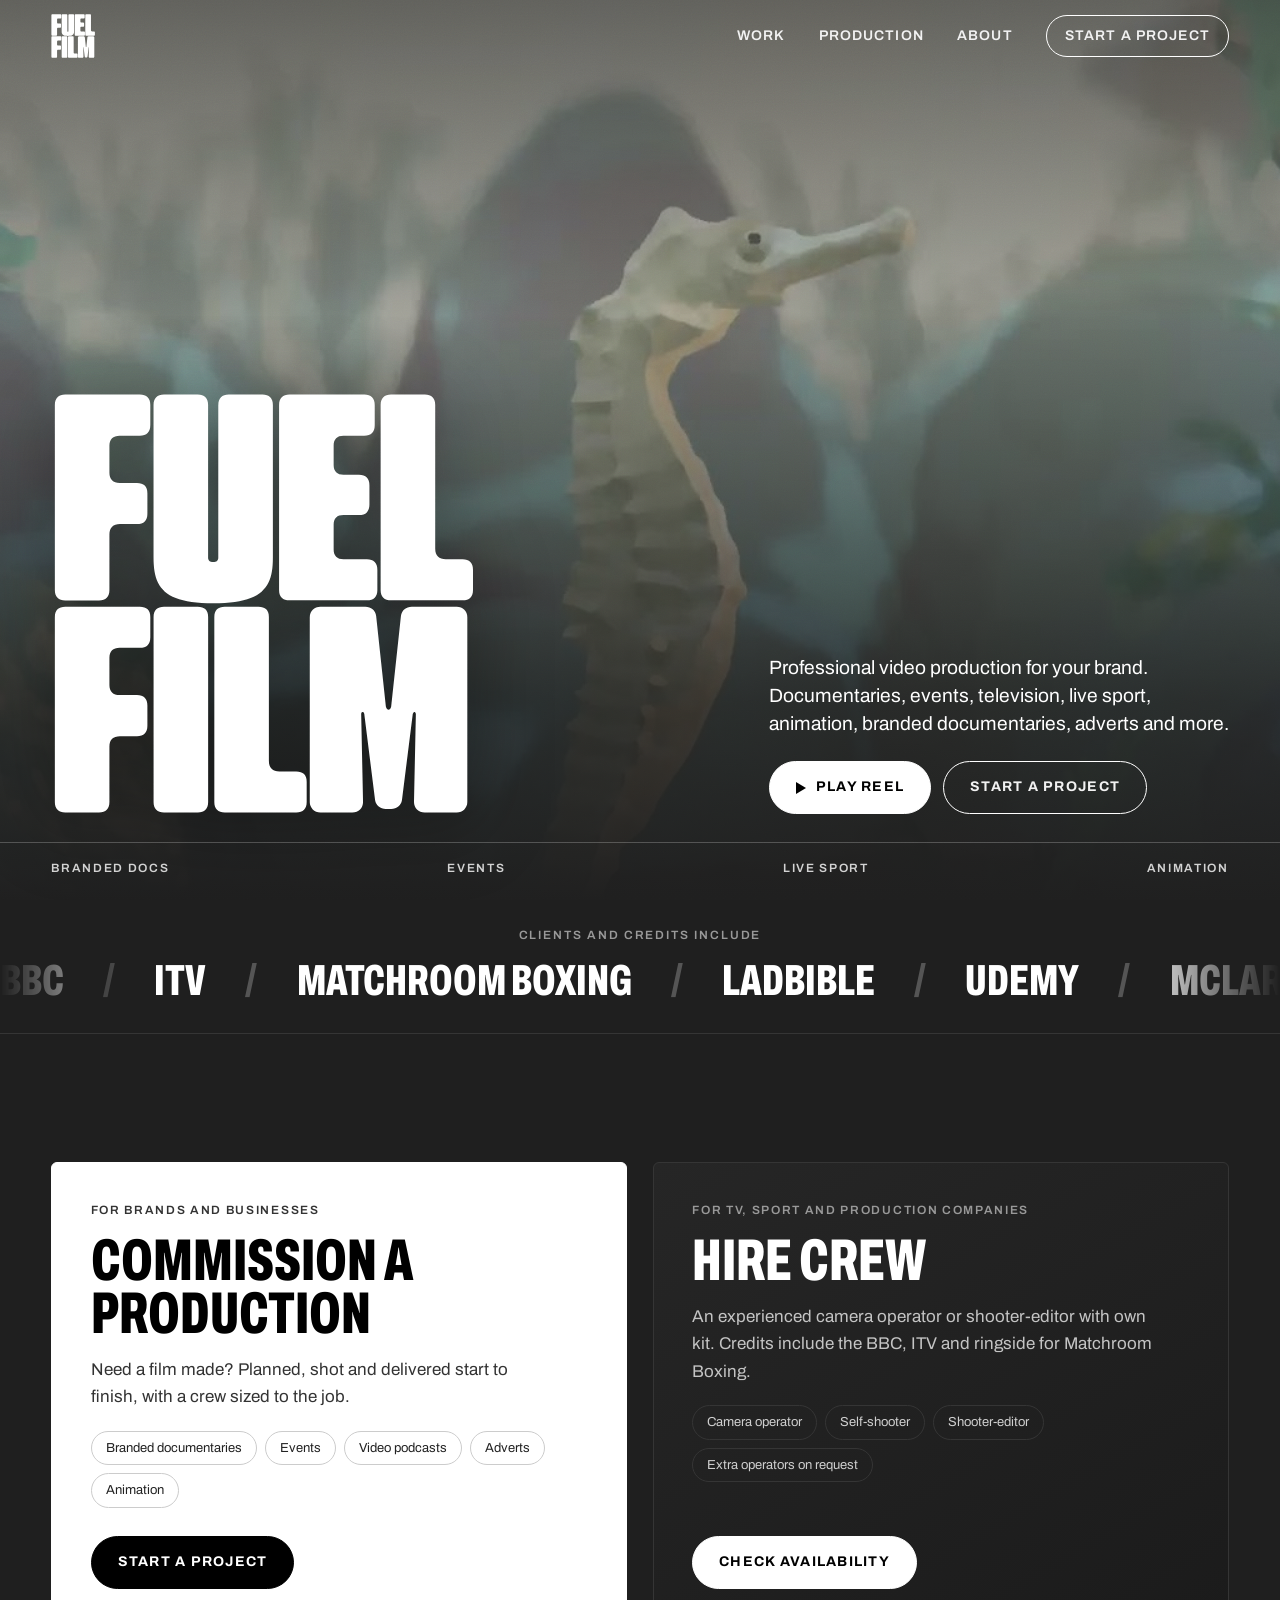
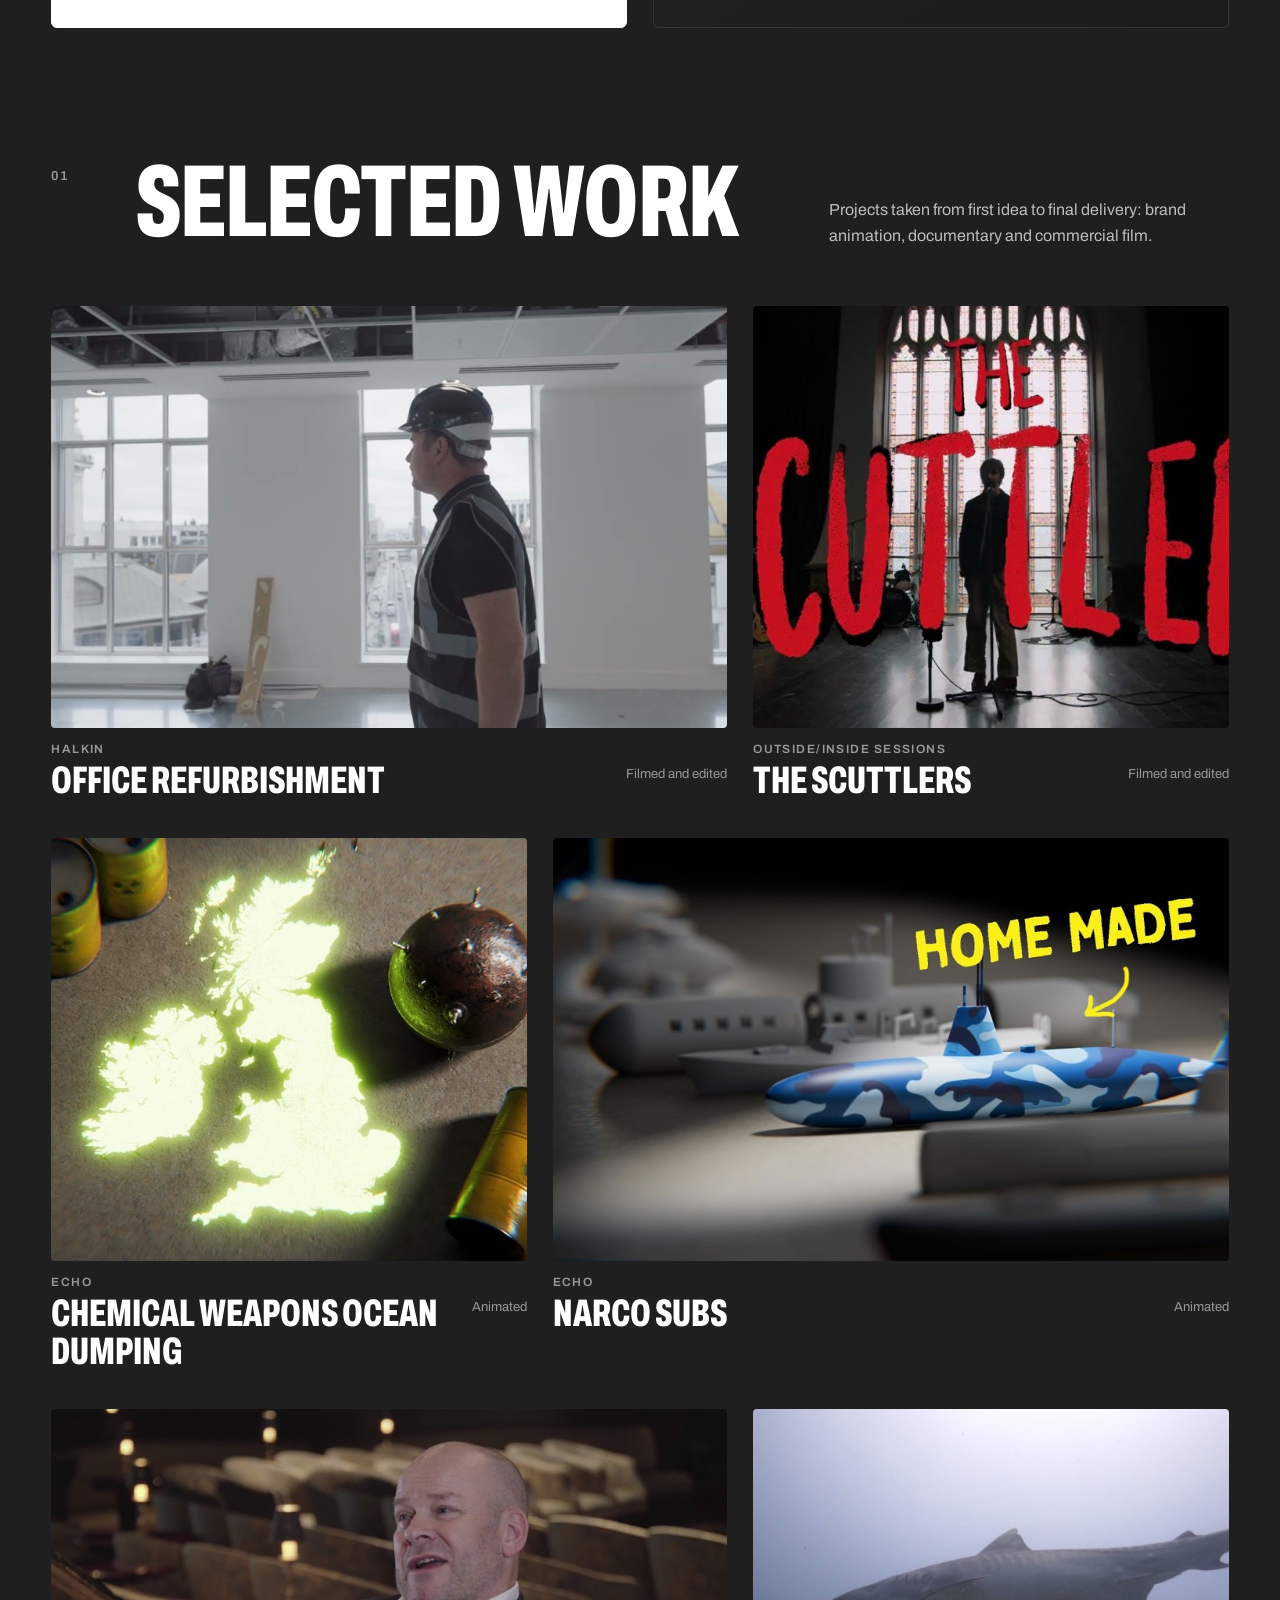
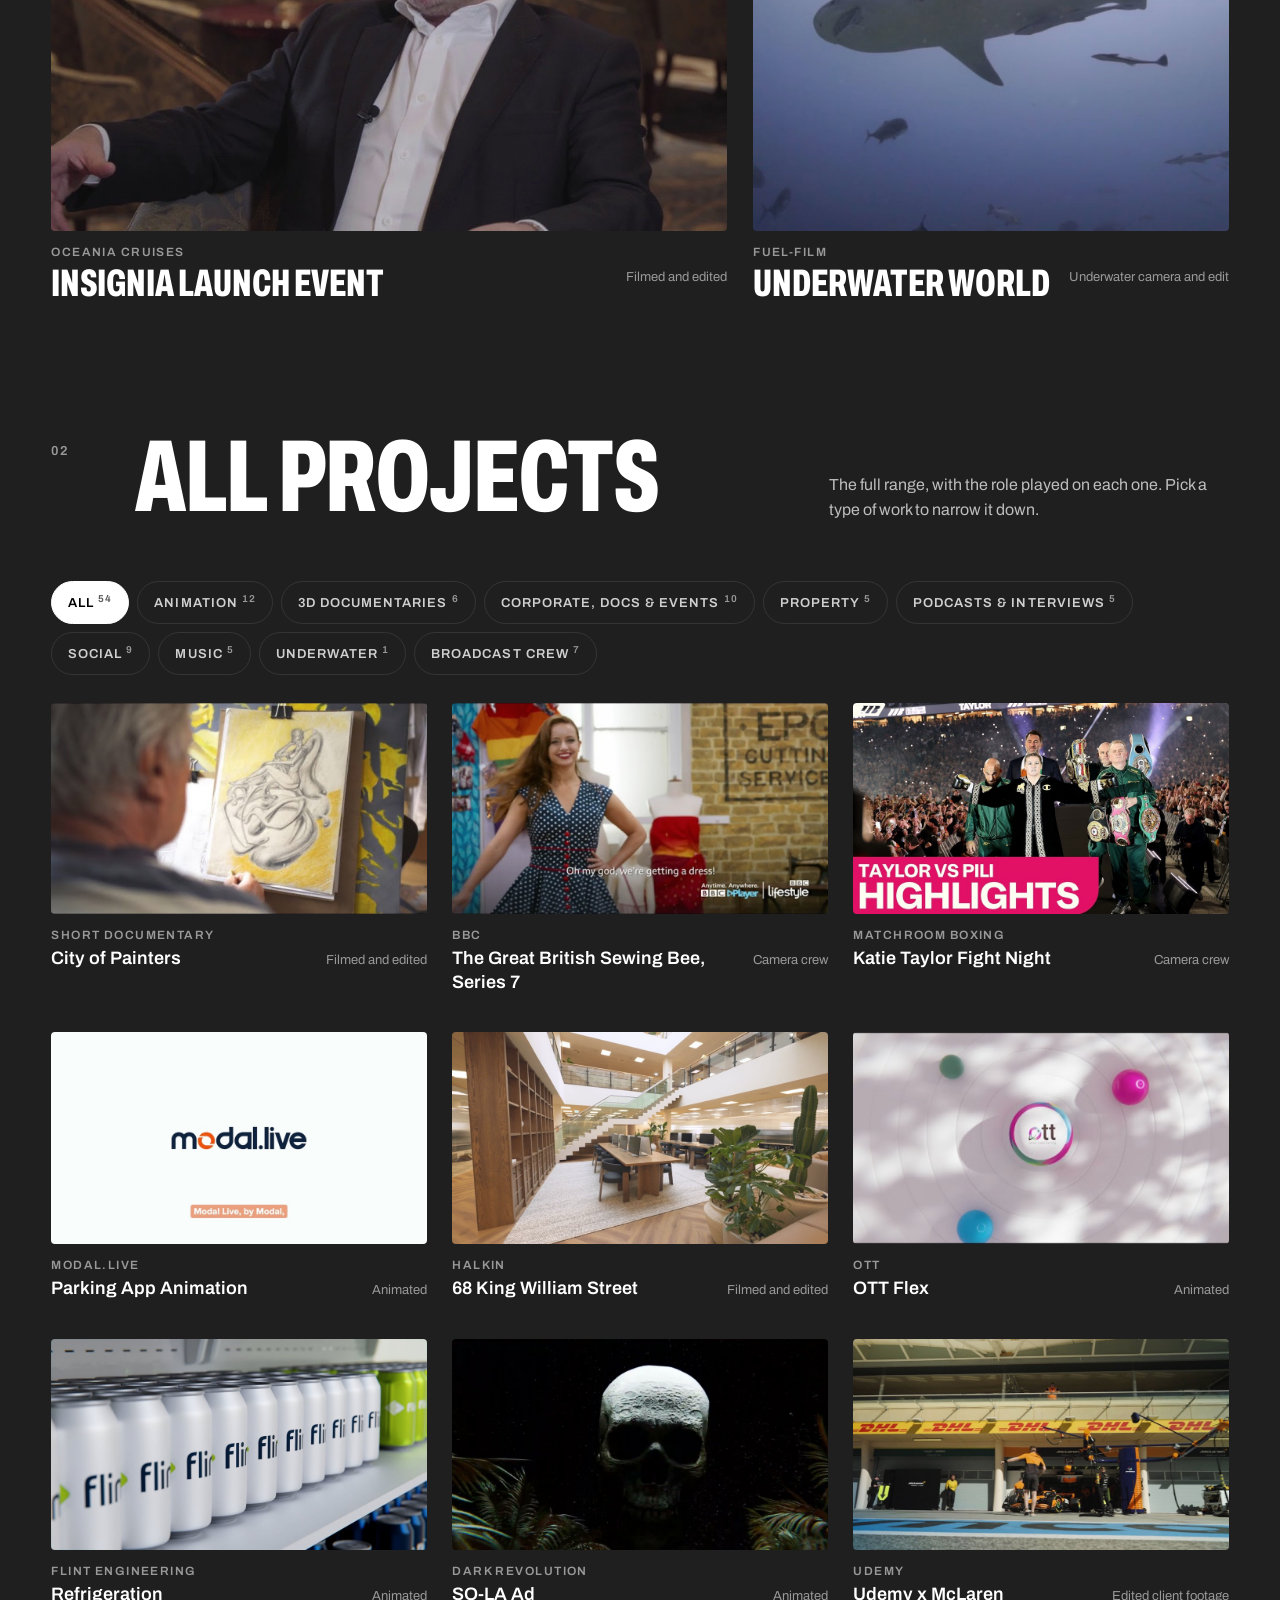
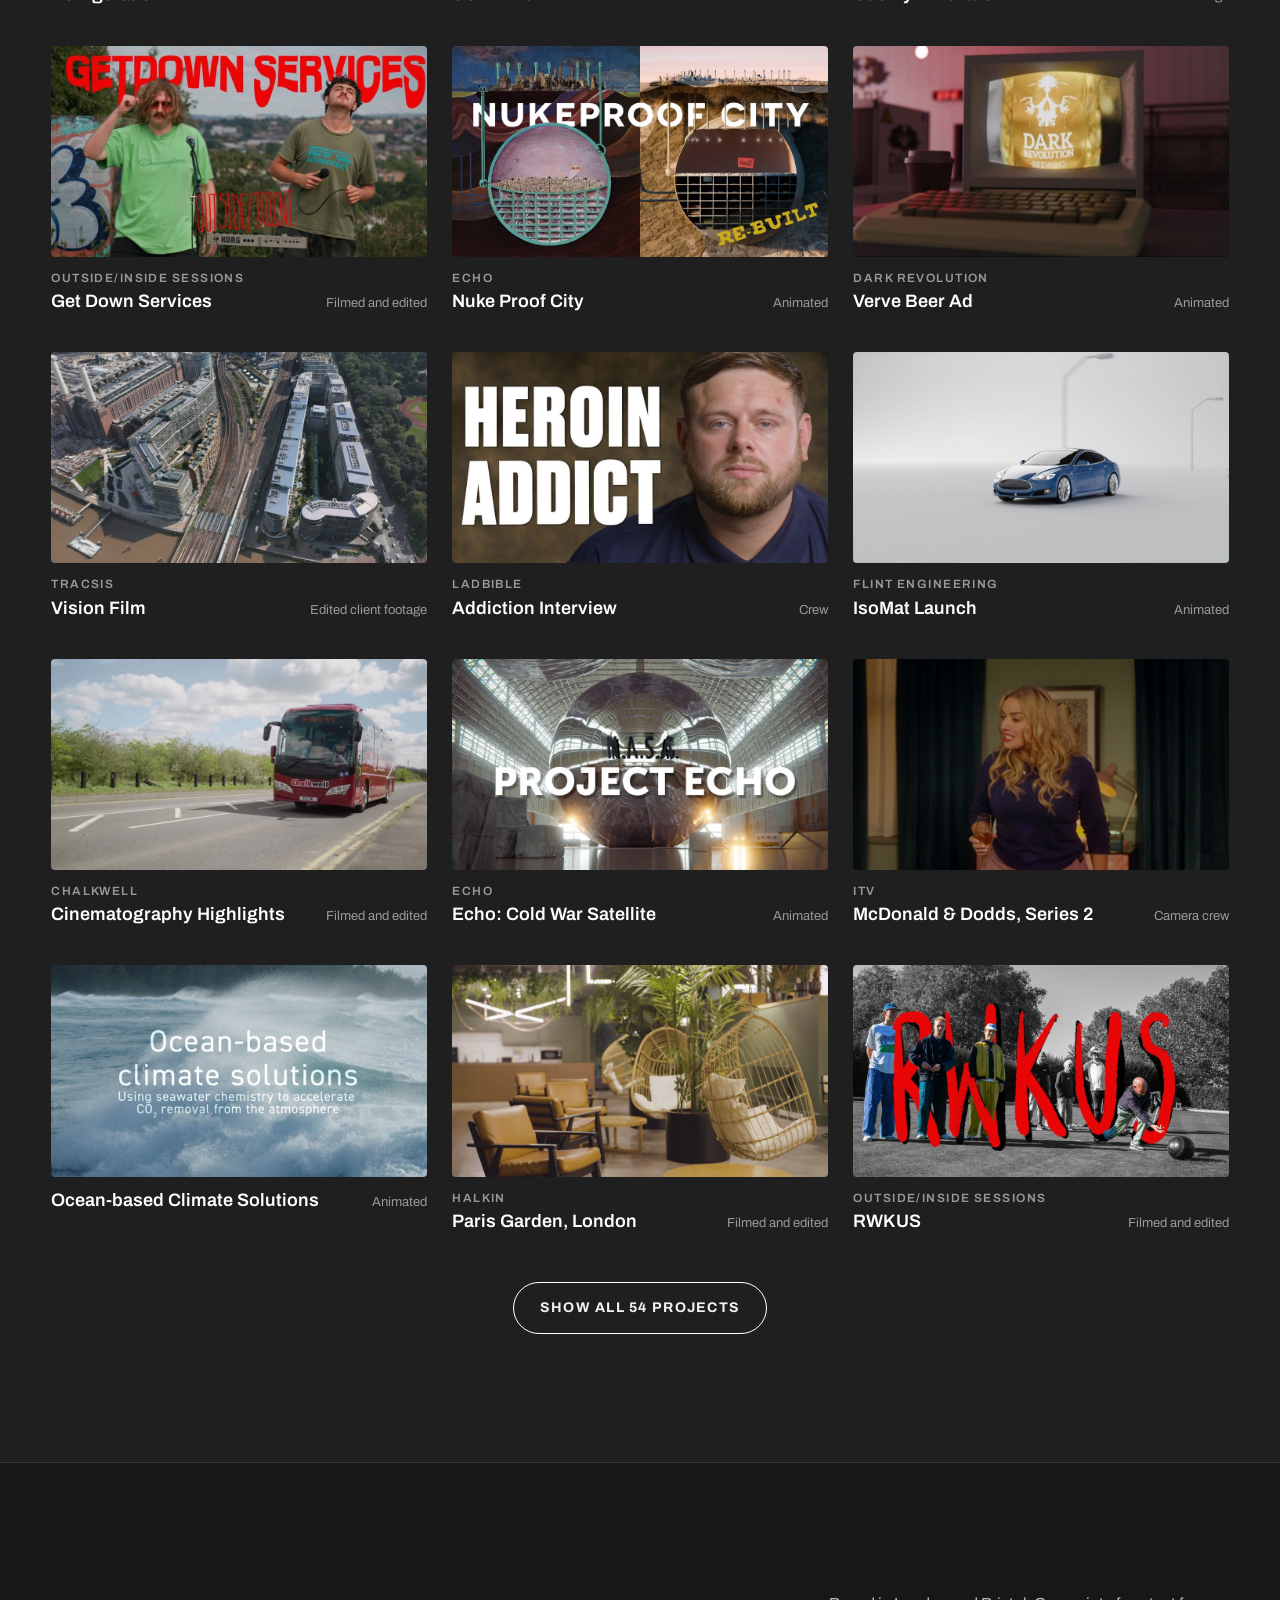
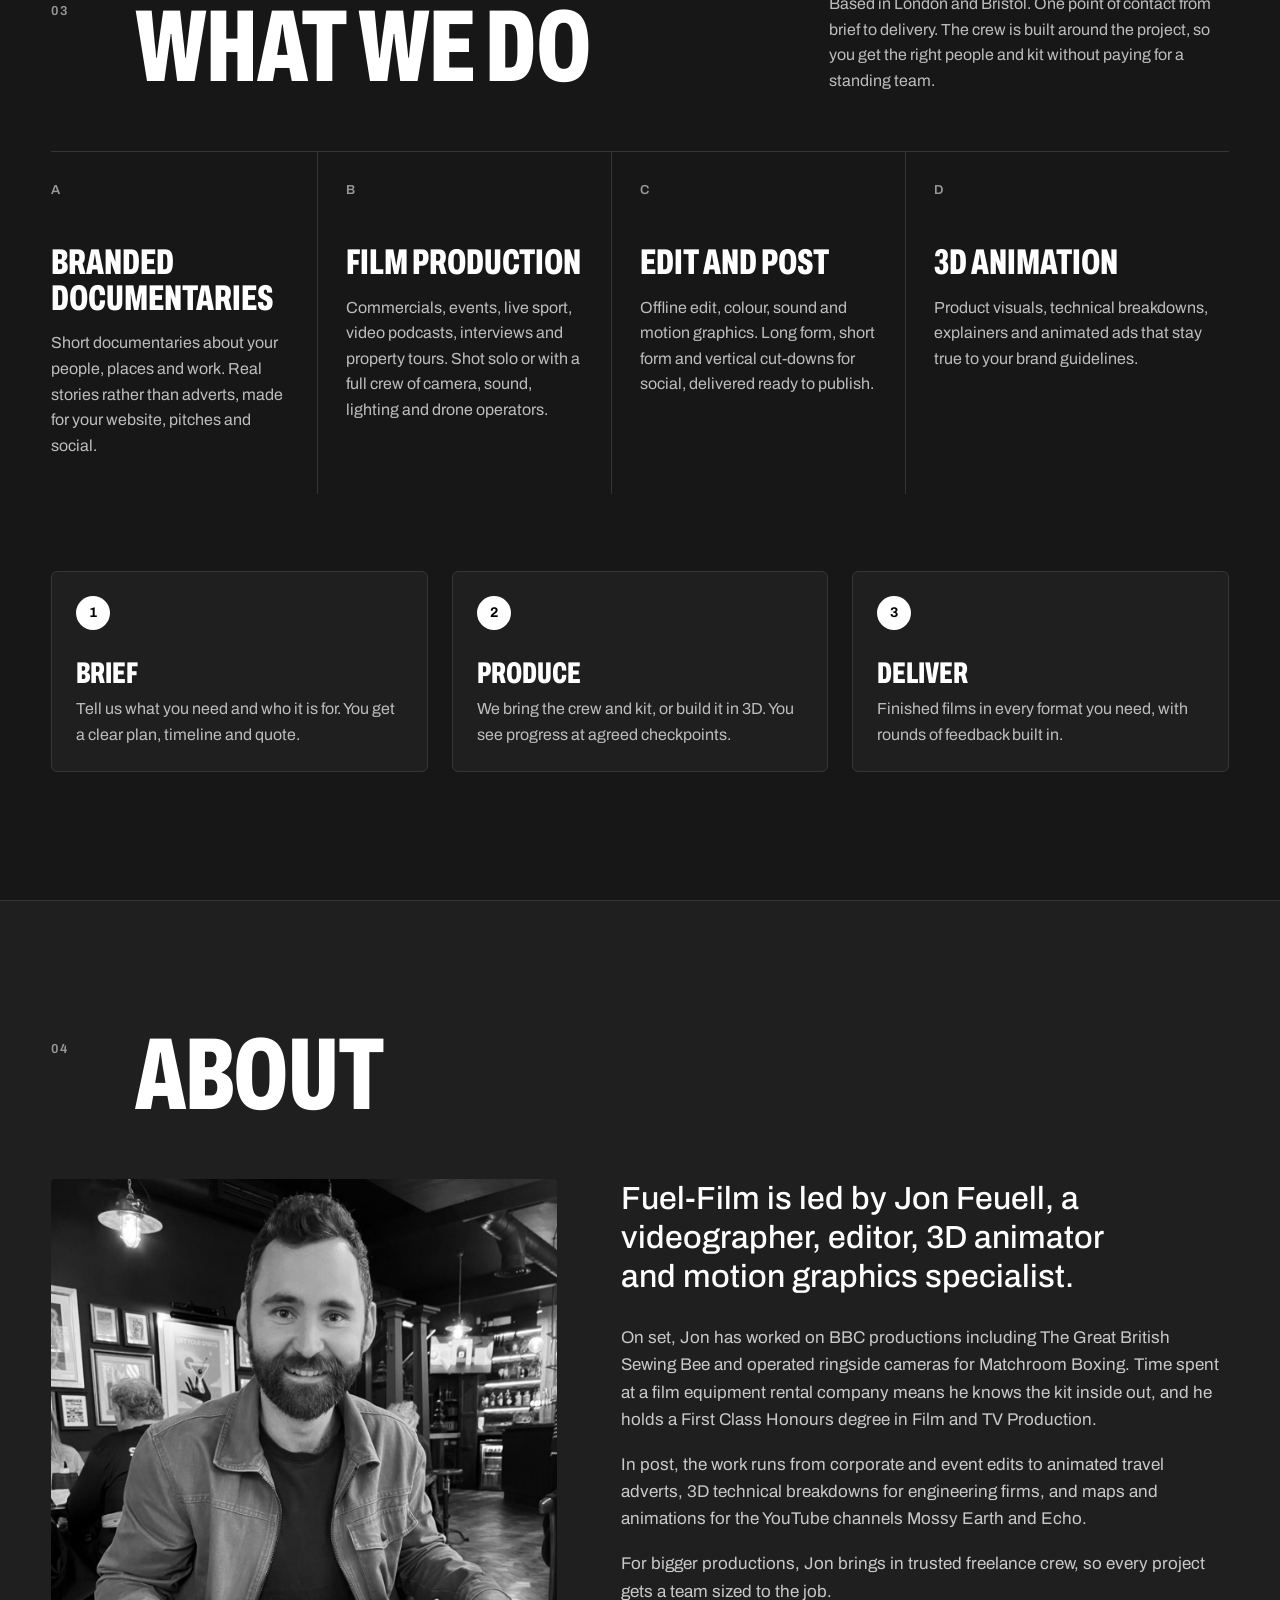
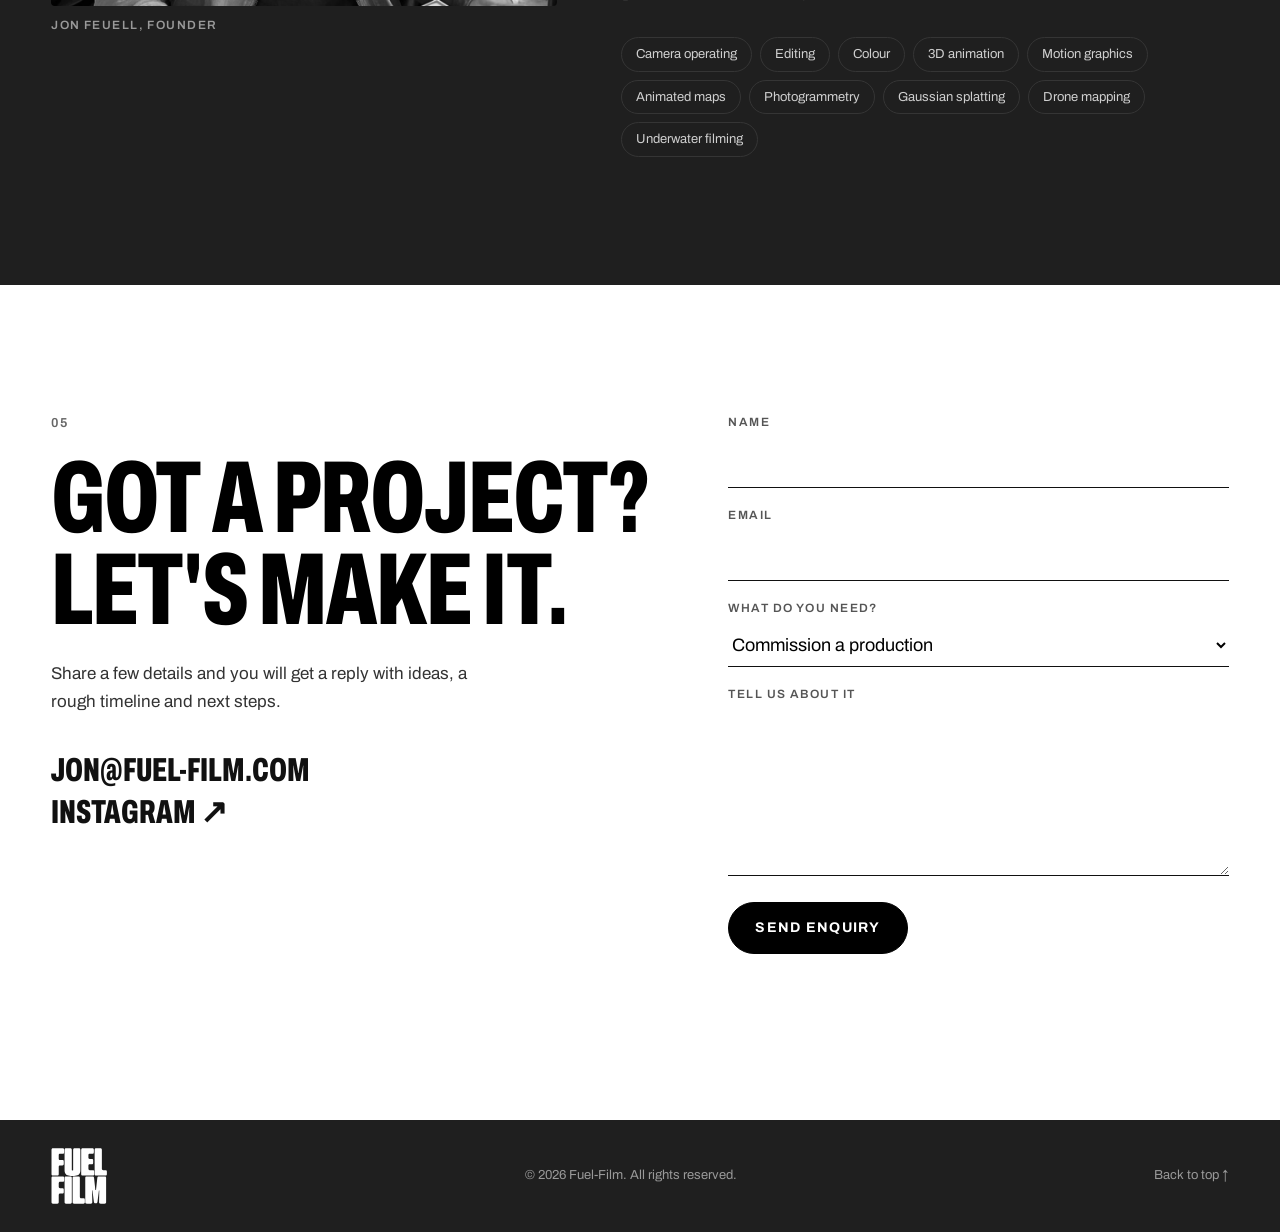
<file: index.html>
<!doctype html>
<html lang="en-GB">
<head>
  <meta charset="utf-8">
  <meta name="viewport" content="width=device-width, initial-scale=1, viewport-fit=cover">
  <title>Fuel-Film | Video Production in London and Bristol</title>
  <meta name="description" content="Fuel-Film is a video production company in London and Bristol, led by Jon Feuell. Branded documentaries, events, television, live sport, podcasts and animation, from a single operator to a full crew.">
  <meta name="theme-color" content="#1f1f1f">
  <meta property="og:title" content="Fuel-Film | Video Production in London and Bristol">
  <meta property="og:description" content="Branded documentaries, events, television, live sport, podcasts and animation.">
  <meta property="og:image" content="https://fuel-film.com/assets/og.png">
  <meta property="og:url" content="https://fuel-film.com/">
  <link rel="canonical" href="https://fuel-film.com/">
  <meta property="og:type" content="website">
  <link rel="icon" href="favicon.svg" type="image/svg+xml">
  <link rel="apple-touch-icon" href="assets/apple-touch-icon.png">
  <link rel="preconnect" href="https://fonts.googleapis.com">
  <link rel="preconnect" href="https://fonts.gstatic.com" crossorigin>
  <link href="https://fonts.googleapis.com/css2?family=Archivo:wdth,wght@62..125,300..900&display=swap" rel="stylesheet">
  <link rel="stylesheet" href="css/style.css?v=7">
</head>
<body>
  <a class="skip" href="#work">Skip to work</a>

  <header class="site-head" id="top">
    <a class="brand" href="#top" aria-label="Fuel-Film home"><img src="assets/logo.svg" alt="Fuel-Film" width="44" height="44"></a>
    <nav class="nav" aria-label="Main">
      <a href="#work">Work</a>
      <a href="production.html">Production</a>
      <a href="#about">About</a>
      <a class="nav-cta" href="#contact">Start a project</a>
    </nav>
    <button class="menu-btn" type="button" aria-expanded="false" aria-controls="menu">Menu</button>
  </header>

  <div class="menu" id="menu" hidden>
    <nav aria-label="Mobile">
      <a href="#work">Work</a>
      <a href="production.html">Production</a>
      <a href="#services">Services</a>
      <a href="#about">About</a>
      <a href="#contact">Contact</a>
    </nav>
    <p class="menu-foot">Film · Edit · 3D Animation</p>
  </div>

  <main>
    <!-- HERO -->
    <section class="hero">
      <div class="hero-media" aria-hidden="true">
        <img class="hero-poster" src="assets/hero-poster.jpg" alt="">
        <div class="hero-reel" id="reel"></div>
      </div>
      <div class="hero-shade" aria-hidden="true"></div>
      <div class="hero-inner wrap">
        <h1 class="hero-logo"><img src="assets/logo.svg" alt="Fuel-Film" width="520" height="518"></h1>
        <div class="hero-side">
          <p class="hero-lede">Professional video production for your brand. Documentaries, events, television, live sport, animation, branded documentaries, adverts and more.</p>
          <div class="cta-row">
            <button class="btn btn-solid" type="button" id="play-reel"><span class="tri" aria-hidden="true"></span>Play reel</button>
            <a class="btn btn-line" href="#contact">Start a project</a>
          </div>
        </div>
      </div>
      <div class="hero-foot wrap" aria-hidden="true">
        <span>Branded Docs</span><span>Events</span><span>Live Sport</span><span>Animation</span>
      </div>
    </section>

    <!-- CLIENT STRIP -->
    <section class="strip" aria-label="Clients and credits">
      <p class="strip-label">Clients and credits include</p>
      <div class="marquee"><div class="marquee-track" id="marquee"></div></div>
    </section>

    <!-- TWO WAYS IN -->
    <section class="section wrap" id="start">
      <div class="paths">
        <article class="path path-solid reveal">
          <span class="tag">For brands and businesses</span>
          <h3>Commission a production</h3>
          <p>Need a film made? Planned, shot and delivered start to finish, with a crew sized to the job.</p>
          <ul><li>Branded documentaries</li><li>Events</li><li>Video podcasts</li><li>Adverts</li><li>Animation</li></ul>
          <a class="btn" href="#contact" data-type="Commission a production">Start a project</a>
        </article>
        <article class="path reveal">
          <span class="tag">For TV, sport and production companies</span>
          <h3>Hire crew</h3>
          <p>An experienced camera operator or shooter-editor with own kit. Credits include the BBC, ITV and ringside for Matchroom Boxing.</p>
          <ul><li>Camera operator</li><li>Self-shooter</li><li>Shooter-editor</li><li>Extra operators on request</li></ul>
          <a class="btn btn-solid" href="#contact" data-type="Hire crew (camera operator)">Check availability</a>
        </article>
      </div>
    </section>

    <!-- SELECTED WORK -->
    <section class="section wrap" id="work">
      <div class="sec-head reveal">
        <span class="idx">01</span>
        <h2>Selected work</h2>
        <p>Projects taken from first idea to final delivery: brand animation, documentary and commercial film.</p>
      </div>
      <div class="features" id="features"></div>
    </section>

    <!-- ALL WORK -->
    <section class="section wrap" id="archive">
      <div class="sec-head reveal">
        <span class="idx">02</span>
        <h2>All projects</h2>
        <p>The full range, with the role played on each one. Pick a type of work to narrow it down.</p>
      </div>
      <div class="filters" id="filters" role="tablist" aria-label="Filter projects"></div>
      <div class="grid" id="grid" aria-live="polite"></div>
      <div class="more-row"><button class="btn btn-line" type="button" id="more" hidden></button></div>
    </section>

    <!-- SERVICES -->
    <section class="section section-alt" id="services">
      <div class="wrap">
        <div class="sec-head reveal">
          <span class="idx">03</span>
          <h2>What we do</h2>
          <p>Based in London and Bristol. One point of contact from brief to delivery. The crew is built around the project, so you get the right people and kit without paying for a standing team.</p>
        </div>
        <div class="services">
          <article class="service reveal">
            <span class="service-n">A</span>
            <h3>Branded documentaries</h3>
            <p>Short documentaries about your people, places and work. Real stories rather than adverts, made for your website, pitches and social.</p>
          </article>
          <article class="service reveal">
            <span class="service-n">B</span>
            <h3>Film production</h3>
            <p>Commercials, events, live sport, video podcasts, interviews and property tours. Shot solo or with a full crew of camera, sound, lighting and drone operators.</p>
          </article>
          <article class="service reveal">
            <span class="service-n">C</span>
            <h3>Edit and post</h3>
            <p>Offline edit, colour, sound and motion graphics. Long form, short form and vertical cut-downs for social, delivered ready to publish.</p>
          </article>
          <article class="service reveal">
            <span class="service-n">D</span>
            <h3>3D animation</h3>
            <p>Product visuals, technical breakdowns, explainers and animated ads that stay true to your brand guidelines.</p>
          </article>
        </div>

        <ol class="steps">
          <li class="reveal"><span>1</span><h3>Brief</h3><p>Tell us what you need and who it is for. You get a clear plan, timeline and quote.</p></li>
          <li class="reveal"><span>2</span><h3>Produce</h3><p>We bring the crew and kit, or build it in 3D. You see progress at agreed checkpoints.</p></li>
          <li class="reveal"><span>3</span><h3>Deliver</h3><p>Finished films in every format you need, with rounds of feedback built in.</p></li>
        </ol>
      </div>
    </section>

    <!-- ABOUT -->
    <section class="section wrap" id="about">
      <div class="sec-head reveal">
        <span class="idx">04</span>
        <h2>About</h2>
      </div>
      <div class="about">
        <figure class="about-photo reveal">
          <img src="assets/jon.jpg" alt="Jon Feuell" loading="lazy" width="1200" height="1012">
          <figcaption>Jon Feuell, founder</figcaption>
        </figure>
        <div class="about-text reveal">
          <p class="big">Fuel-Film is led by Jon Feuell, a videographer, editor, 3D animator and motion graphics specialist.</p>
          <p>On set, Jon has worked on BBC productions including The Great British Sewing Bee and operated ringside cameras for Matchroom Boxing. Time spent at a film equipment rental company means he knows the kit inside out, and he holds a First Class Honours degree in Film and TV Production.</p>
          <p>In post, the work runs from corporate and event edits to animated travel adverts, 3D technical breakdowns for engineering firms, and maps and animations for the YouTube channels Mossy Earth and Echo.</p>
          <p>For bigger productions, Jon brings in trusted freelance crew, so every project gets a team sized to the job.</p>
          <ul class="tags">
            <li>Camera operating</li><li>Editing</li><li>Colour</li><li>3D animation</li><li>Motion graphics</li><li>Animated maps</li><li>Photogrammetry</li><li>Gaussian splatting</li><li>Drone mapping</li><li>Underwater filming</li>
          </ul>
        </div>
      </div>
    </section>

    <!-- CONTACT -->
    <section class="section contact" id="contact">
      <div class="wrap contact-grid">
        <div class="contact-intro reveal">
          <span class="idx">05</span>
          <h2>Got a project?<br>Let's make it.</h2>
          <p>Share a few details and you will get a reply with ideas, a rough timeline and next steps.</p>
          <ul class="contact-links" id="contact-links"></ul>
        </div>
        <form class="form reveal" id="contact-form" novalidate>
          <label>Name<input type="text" name="name" autocomplete="name" required></label>
          <label>Email<input type="email" name="email" autocomplete="email" required></label>
          <label>What do you need?
            <select name="type">
              <option>Commission a production</option>
              <option>Branded documentary</option>
              <option>Event filming</option>
              <option>Video podcast</option>
              <option>Hire crew (camera operator)</option>
              <option>Editing</option>
              <option>3D animation</option>
              <option>Something else</option>
            </select>
          </label>
          <label>Tell us about it<textarea name="message" rows="5" required></textarea></label>
          <button class="btn btn-solid" type="submit">Send enquiry</button>
          <p class="form-note" id="form-note" role="status"></p>
        </form>
      </div>
    </section>
  </main>

  <footer class="site-foot wrap">
    <img src="assets/logo.svg" alt="Fuel-Film" width="56" height="56" loading="lazy">
    <p>© <span id="year">2026</span> Fuel-Film. All rights reserved.</p>
    <a href="#top">Back to top ↑</a>
  </footer>

  <!-- VIDEO PLAYER -->
  <dialog class="player" id="player" aria-label="Video player">
    <button class="player-close" type="button" aria-label="Close video">Close ✕</button>
    <div class="player-frame" id="player-frame"></div>
    <div class="player-meta">
      <div><span id="player-client"></span><h3 id="player-title"></h3></div>
      <div class="player-right"><span id="player-role"></span><a id="player-link" target="_blank" rel="noopener">Open original ↗</a></div>
    </div>
  </dialog>

  <div class="grain" aria-hidden="true"></div>

  <script src="js/config.js?v=3"></script>
  <script src="js/projects.js?v=4"></script>
  <script src="js/main.js?v=4"></script>
</body>
</html>
</file>
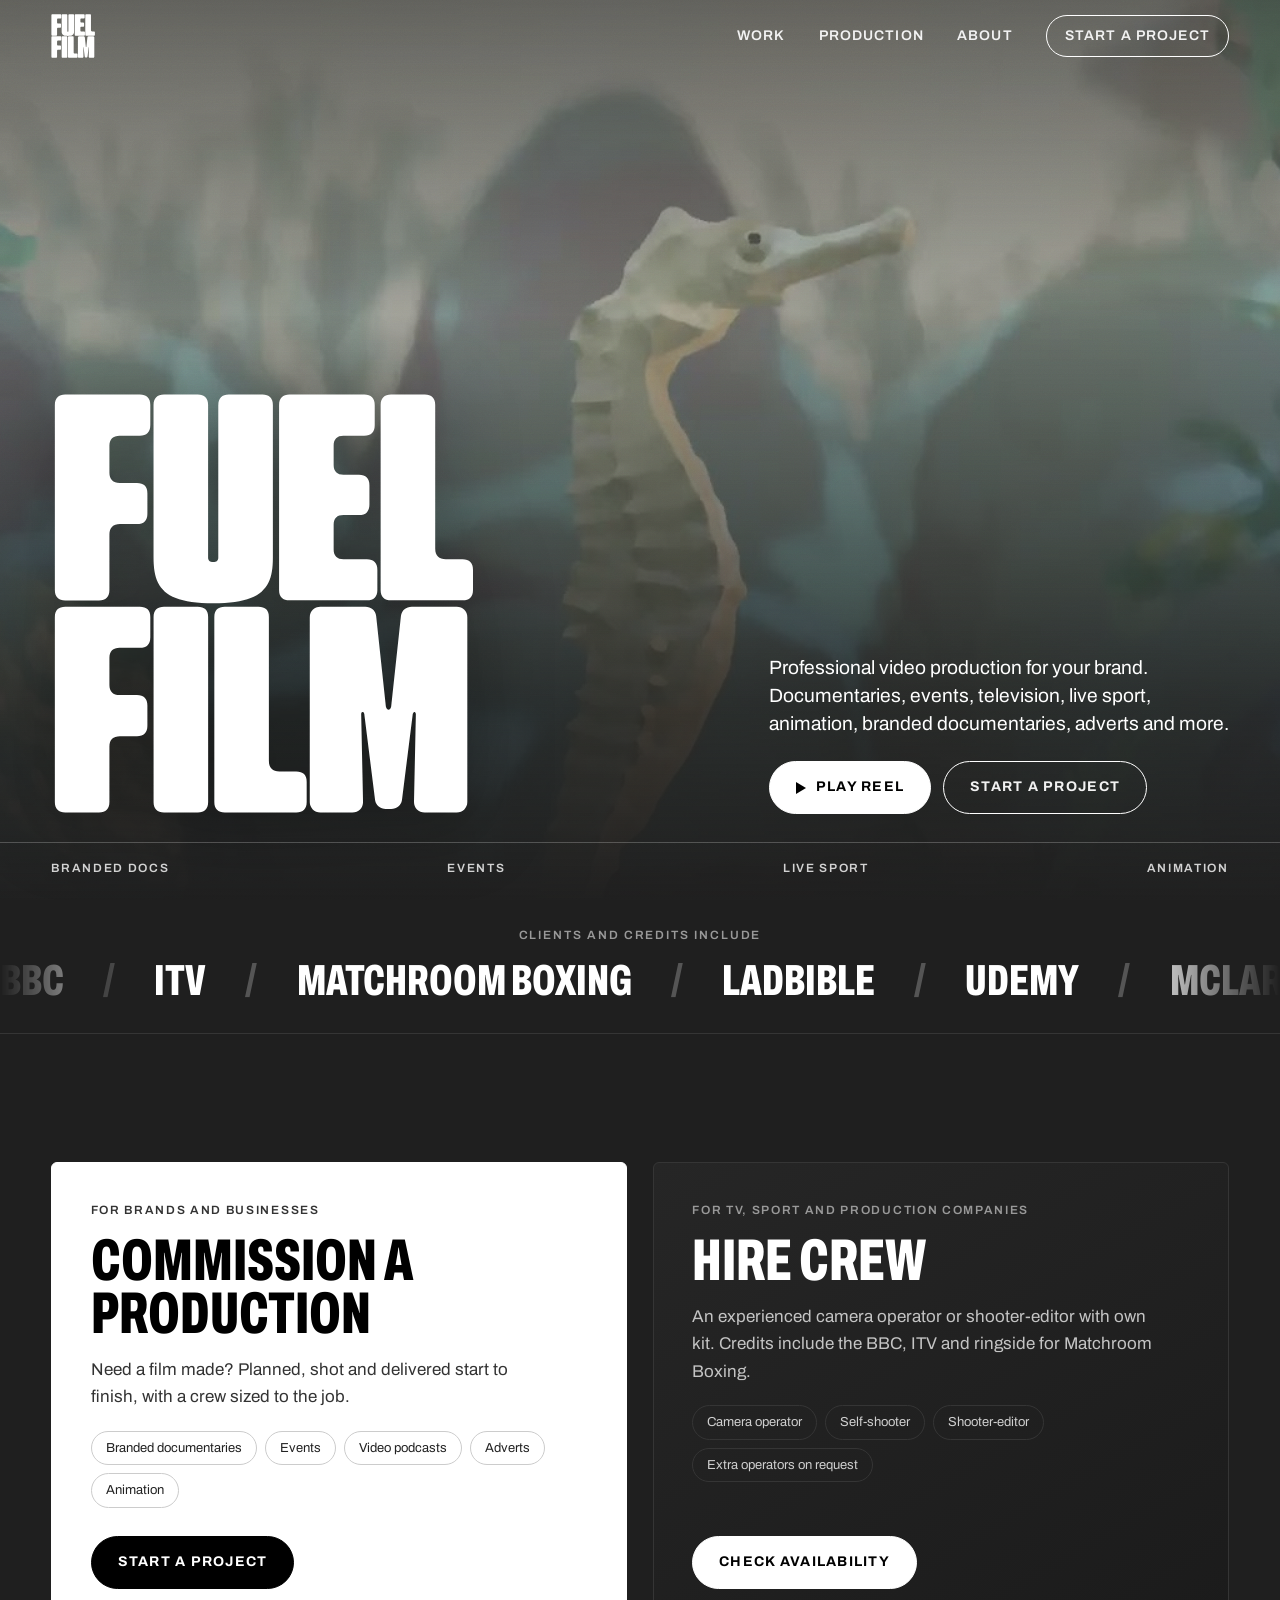
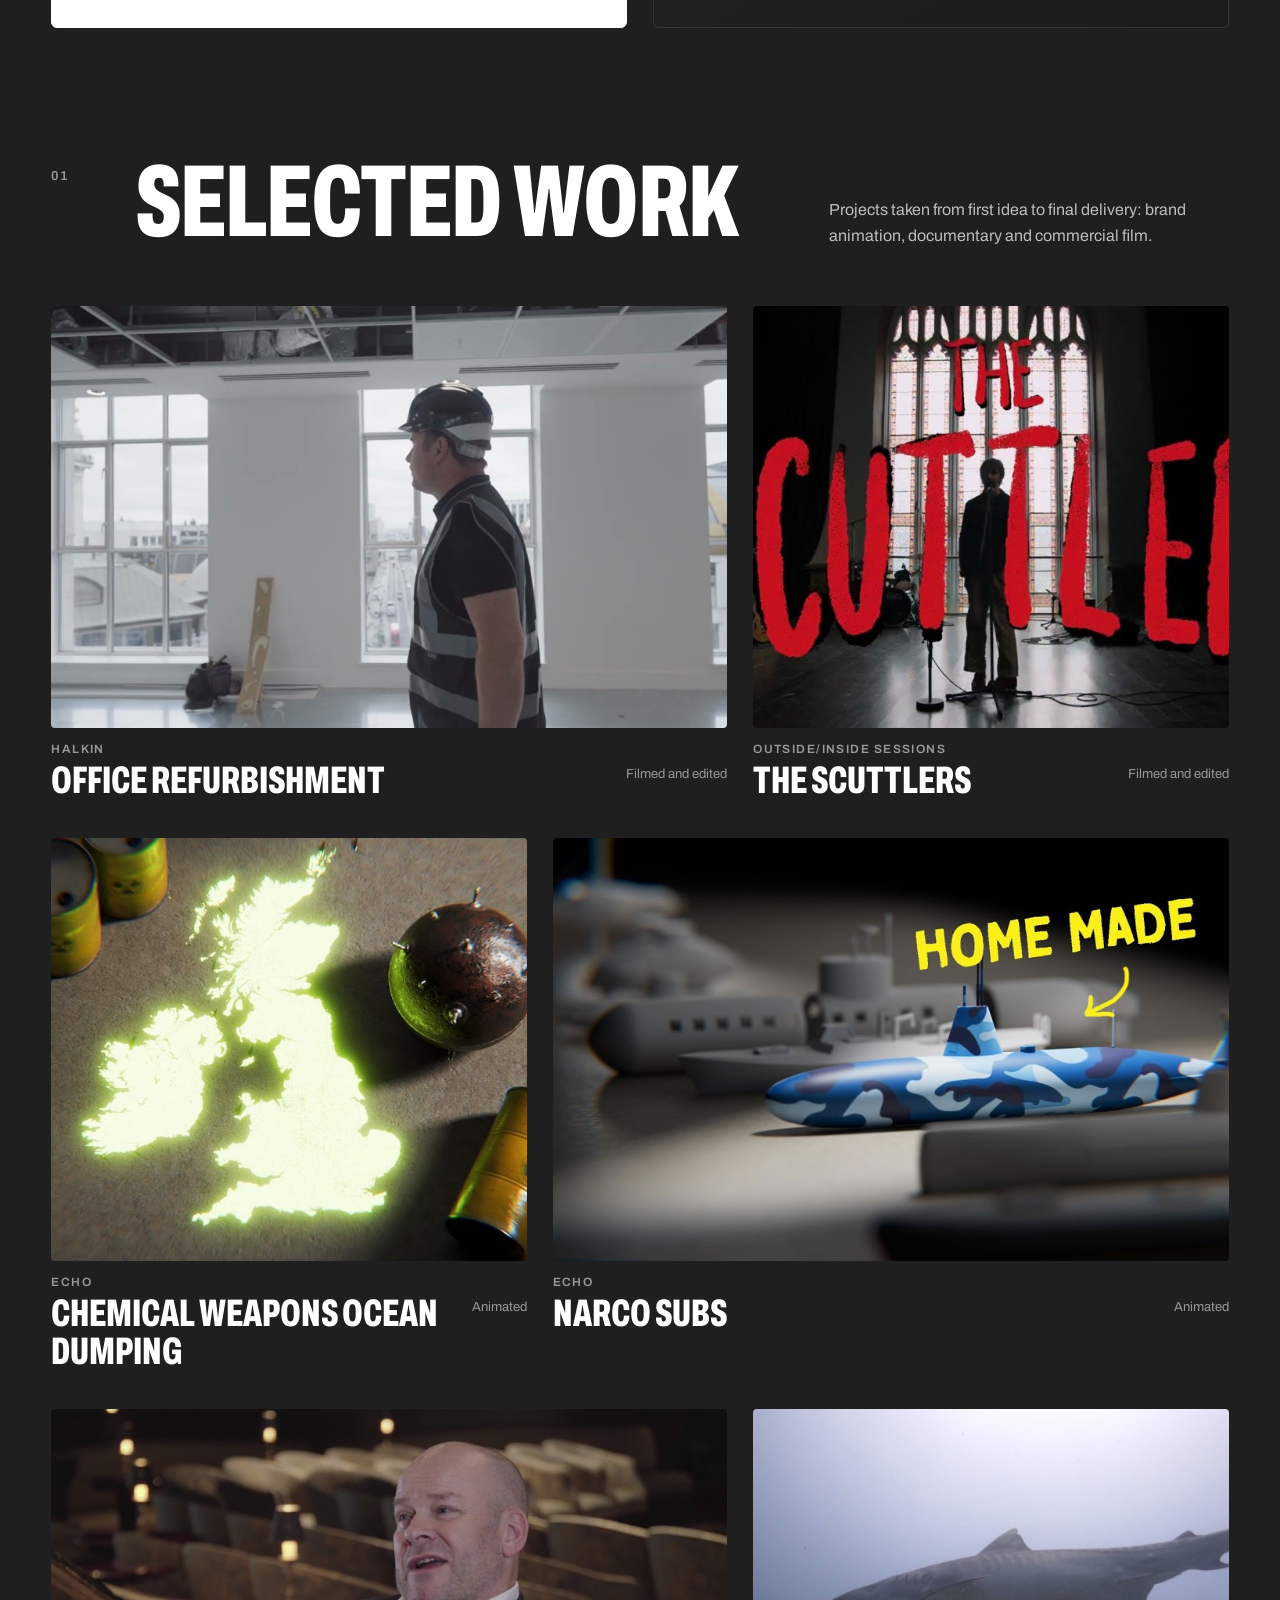
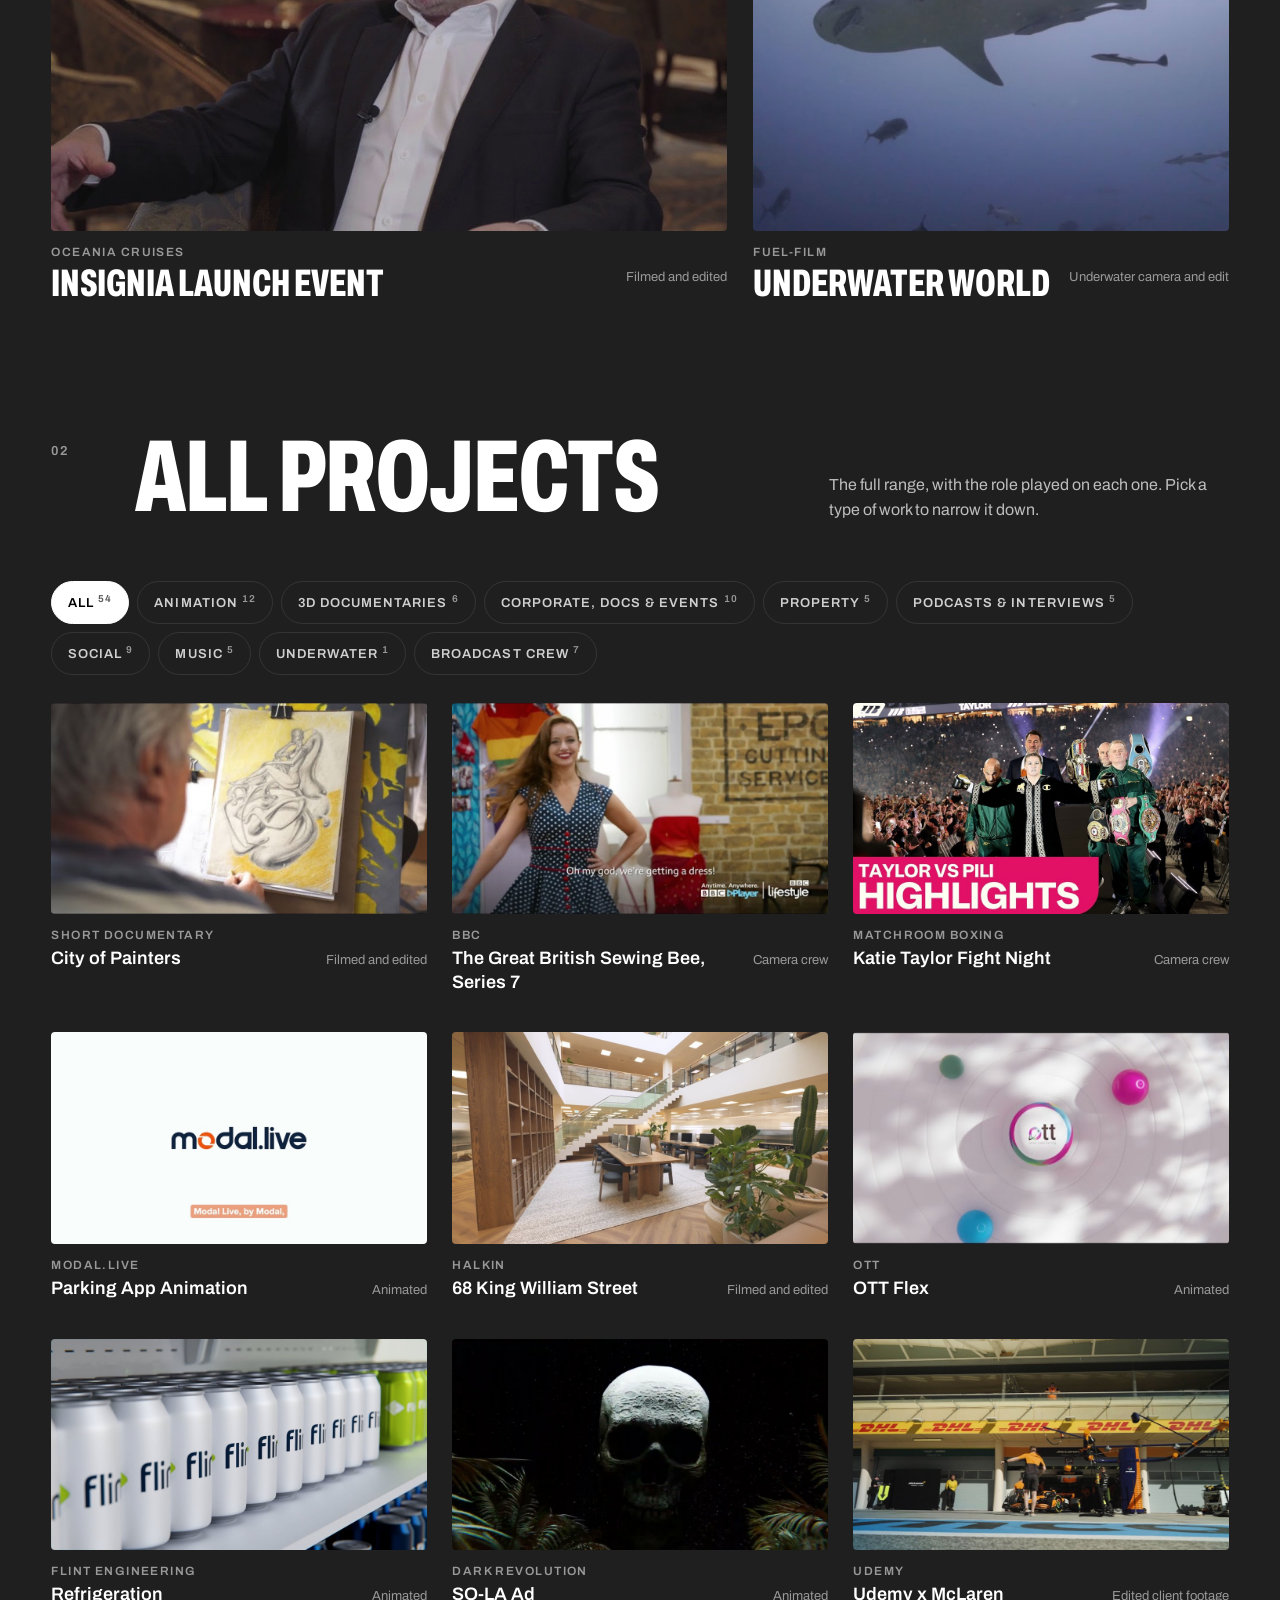
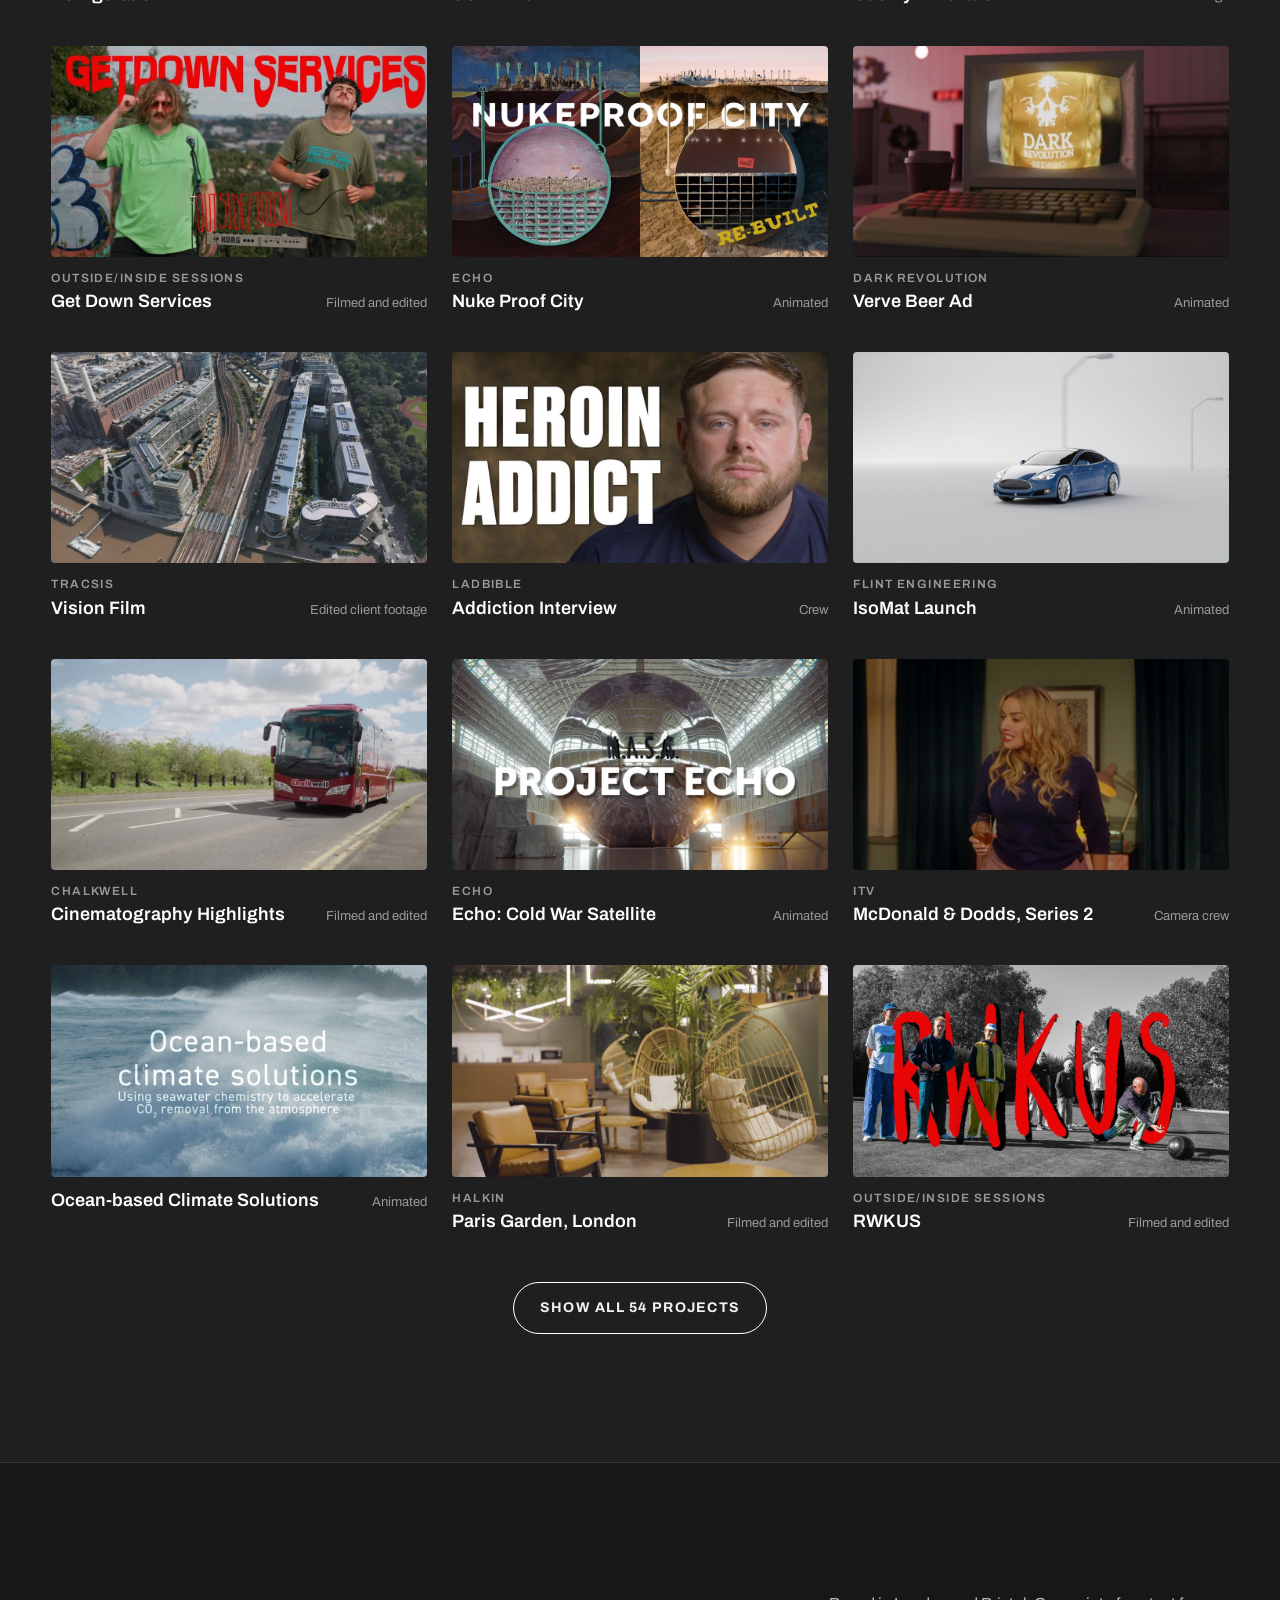
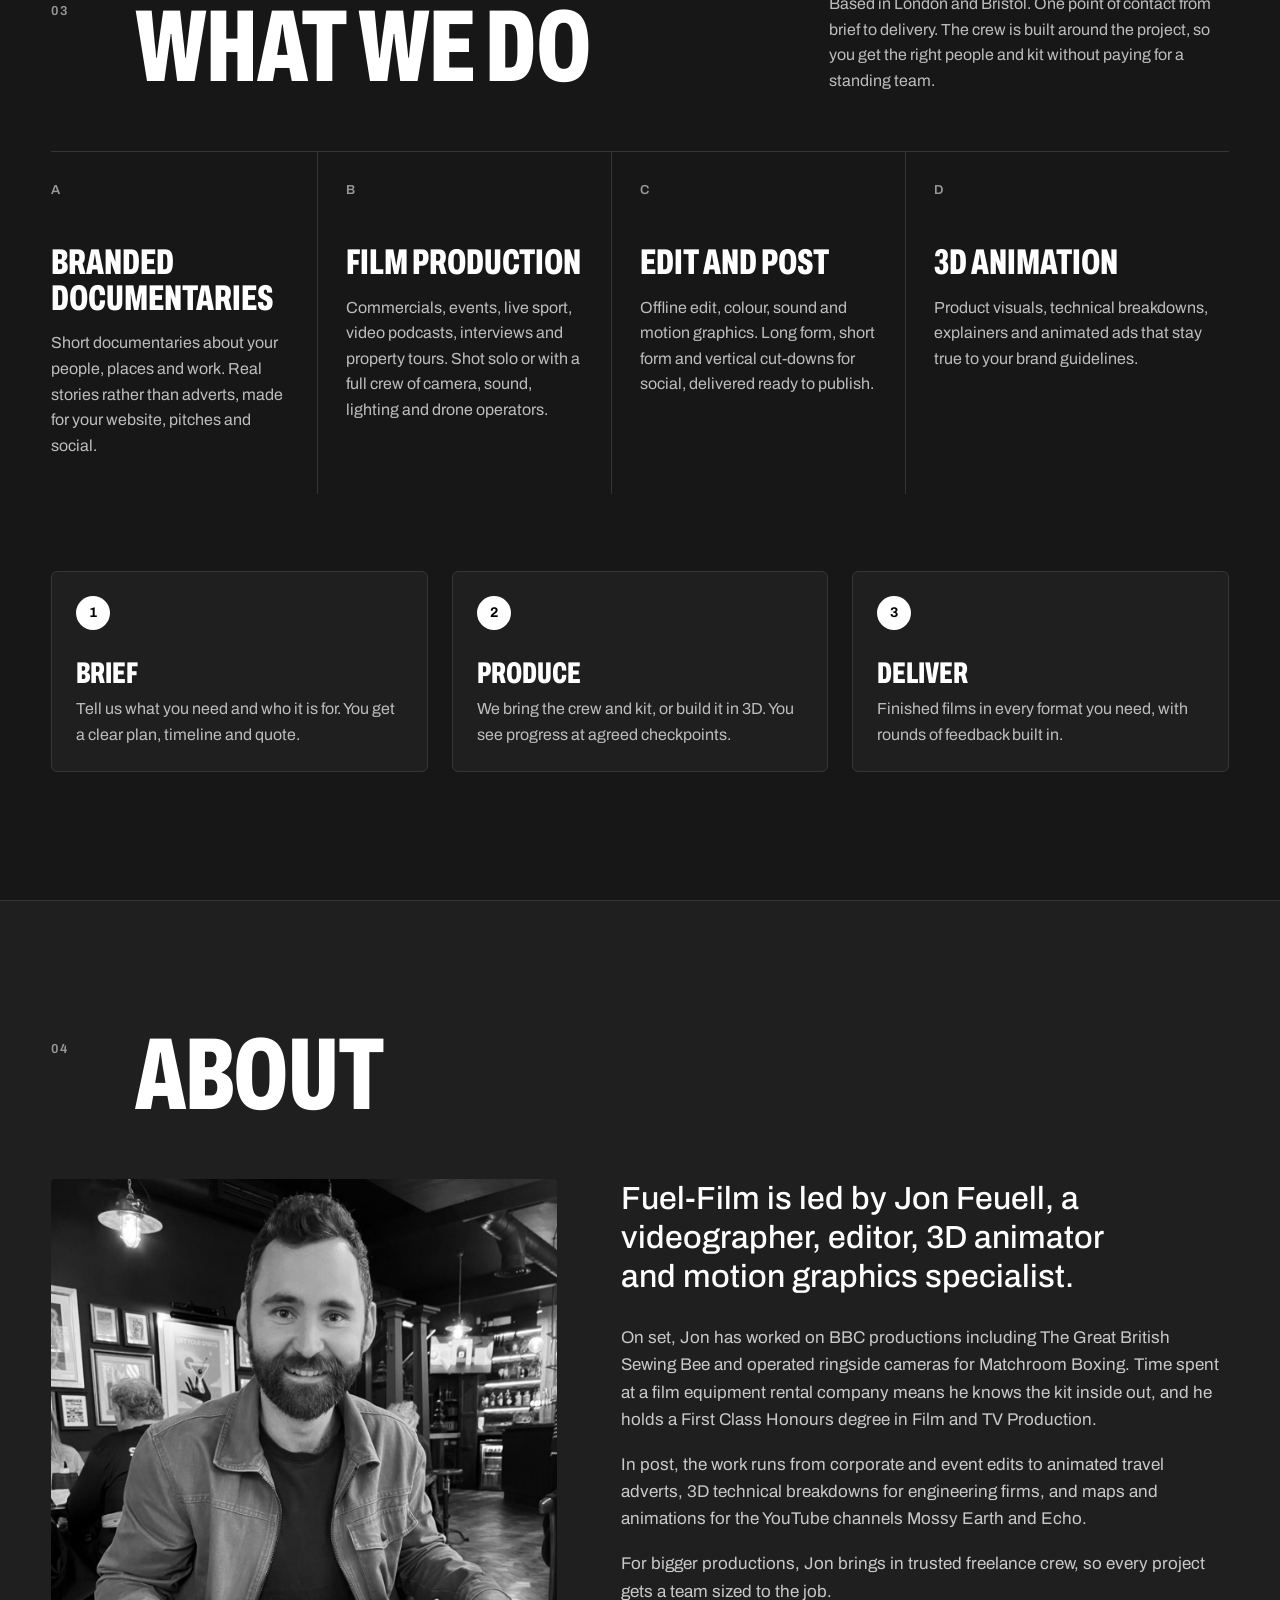
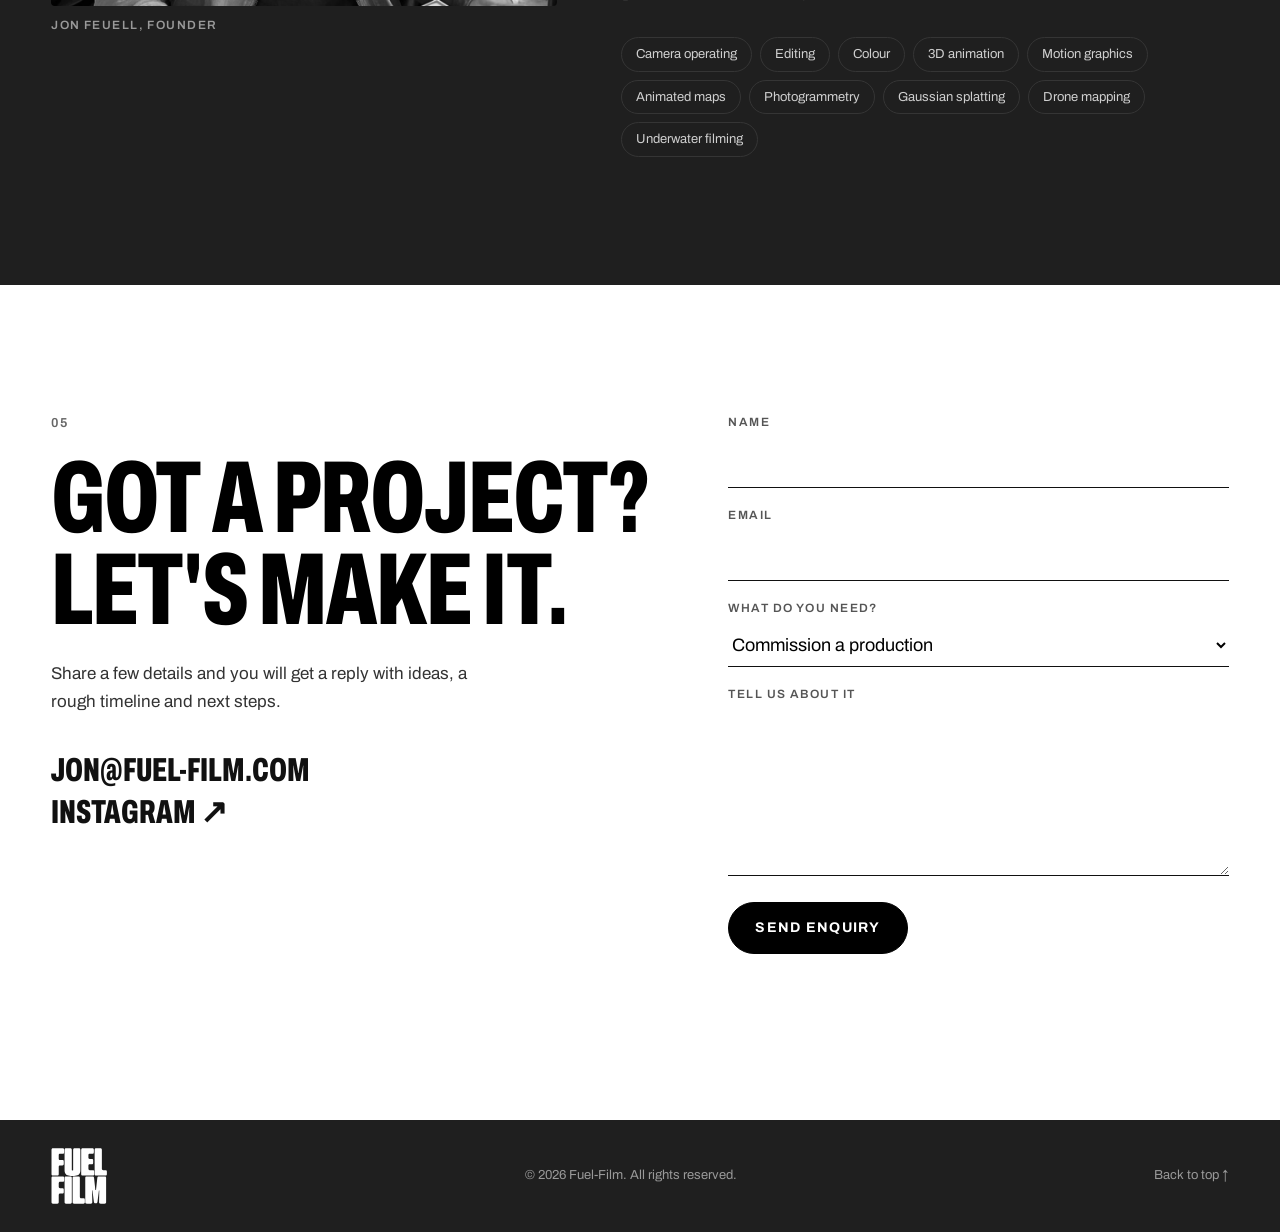
<file: 3d-animation/index.html>
<!doctype html>
<html lang="en-GB">
<head>
  <meta charset="utf-8">
  <title>Fuel-Film</title>
  <meta name="robots" content="noindex">
  <link rel="canonical" href="https://fuel-film.com/#archive">
  <meta http-equiv="refresh" content="0; url=/#archive">
  <script>location.replace("/#archive");</script>
  <style>body{background:#1f1f1f;color:#f2f2f2;font-family:system-ui,sans-serif;padding:40px 16px}a{color:#fff}</style>
</head>
<body><p>This page has moved. <a href="/#archive">Continue to Fuel-Film</a>.</p></body>
</html>
</file>
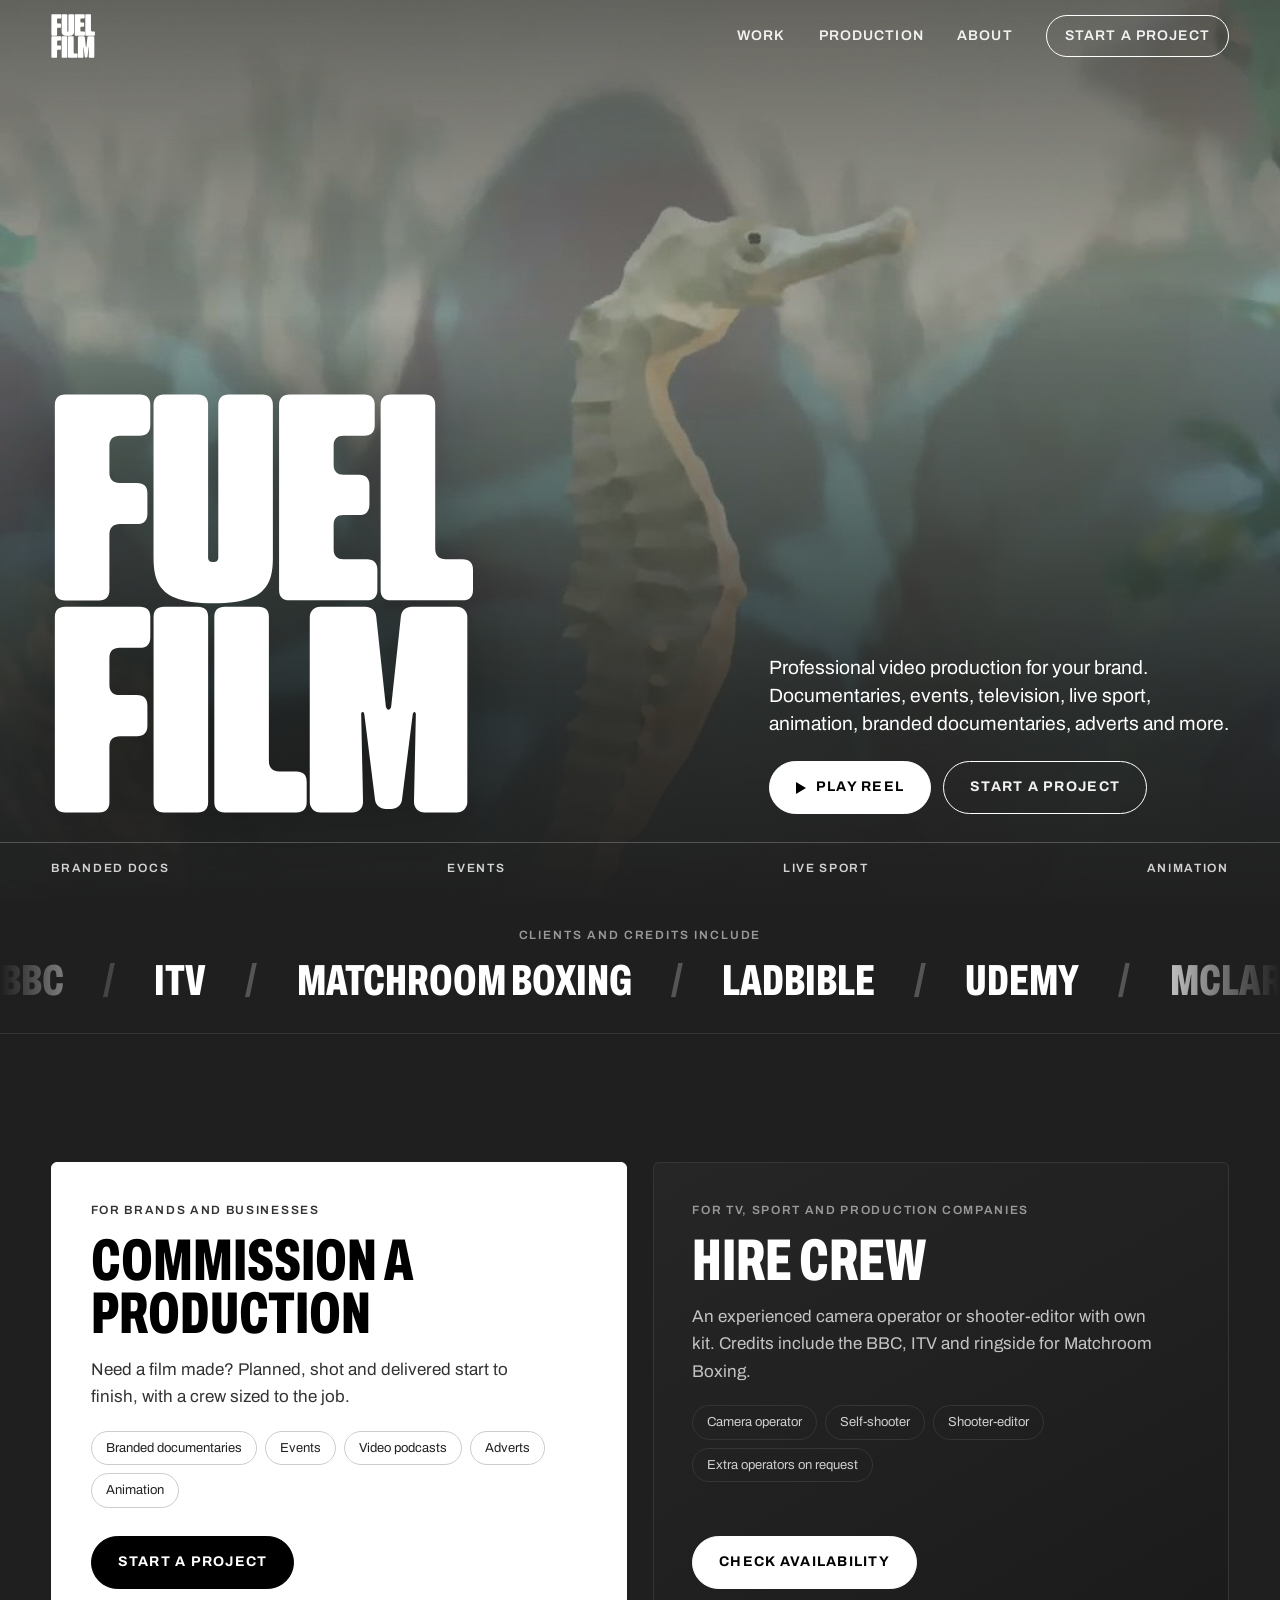
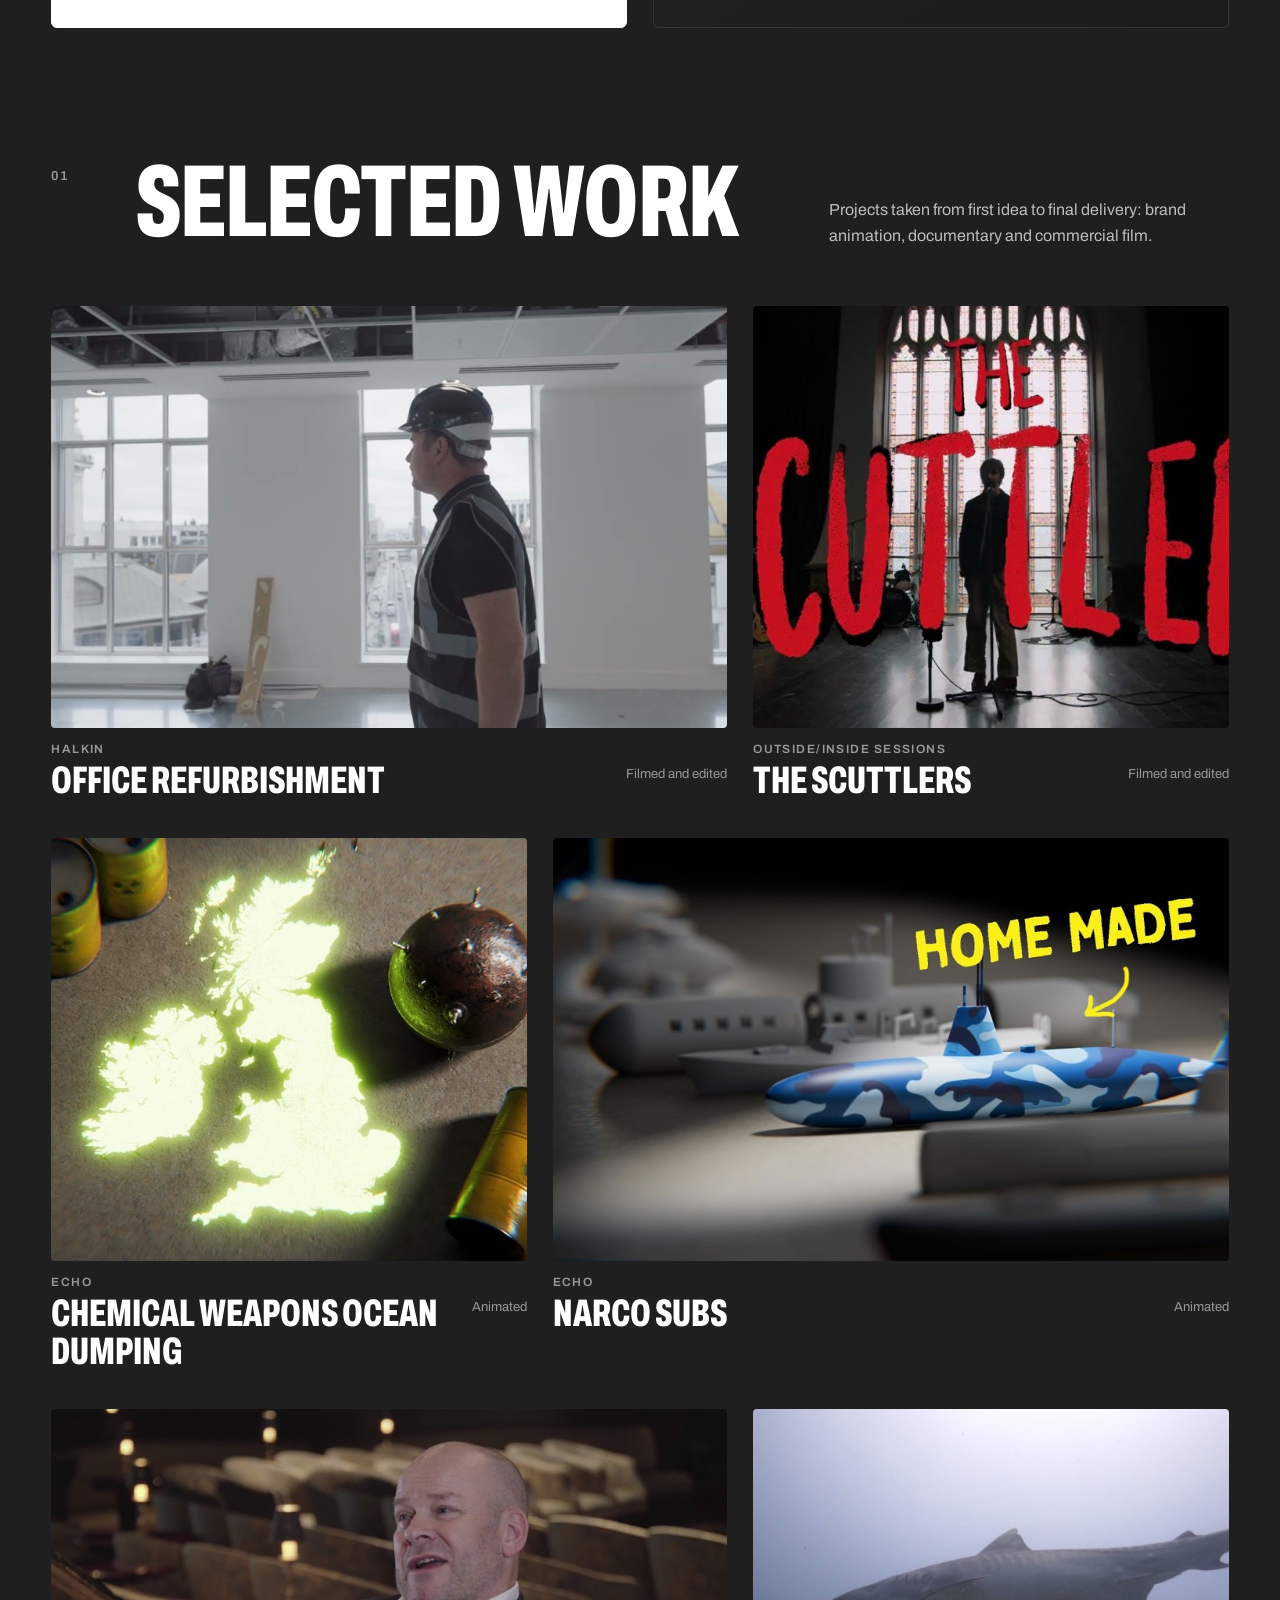
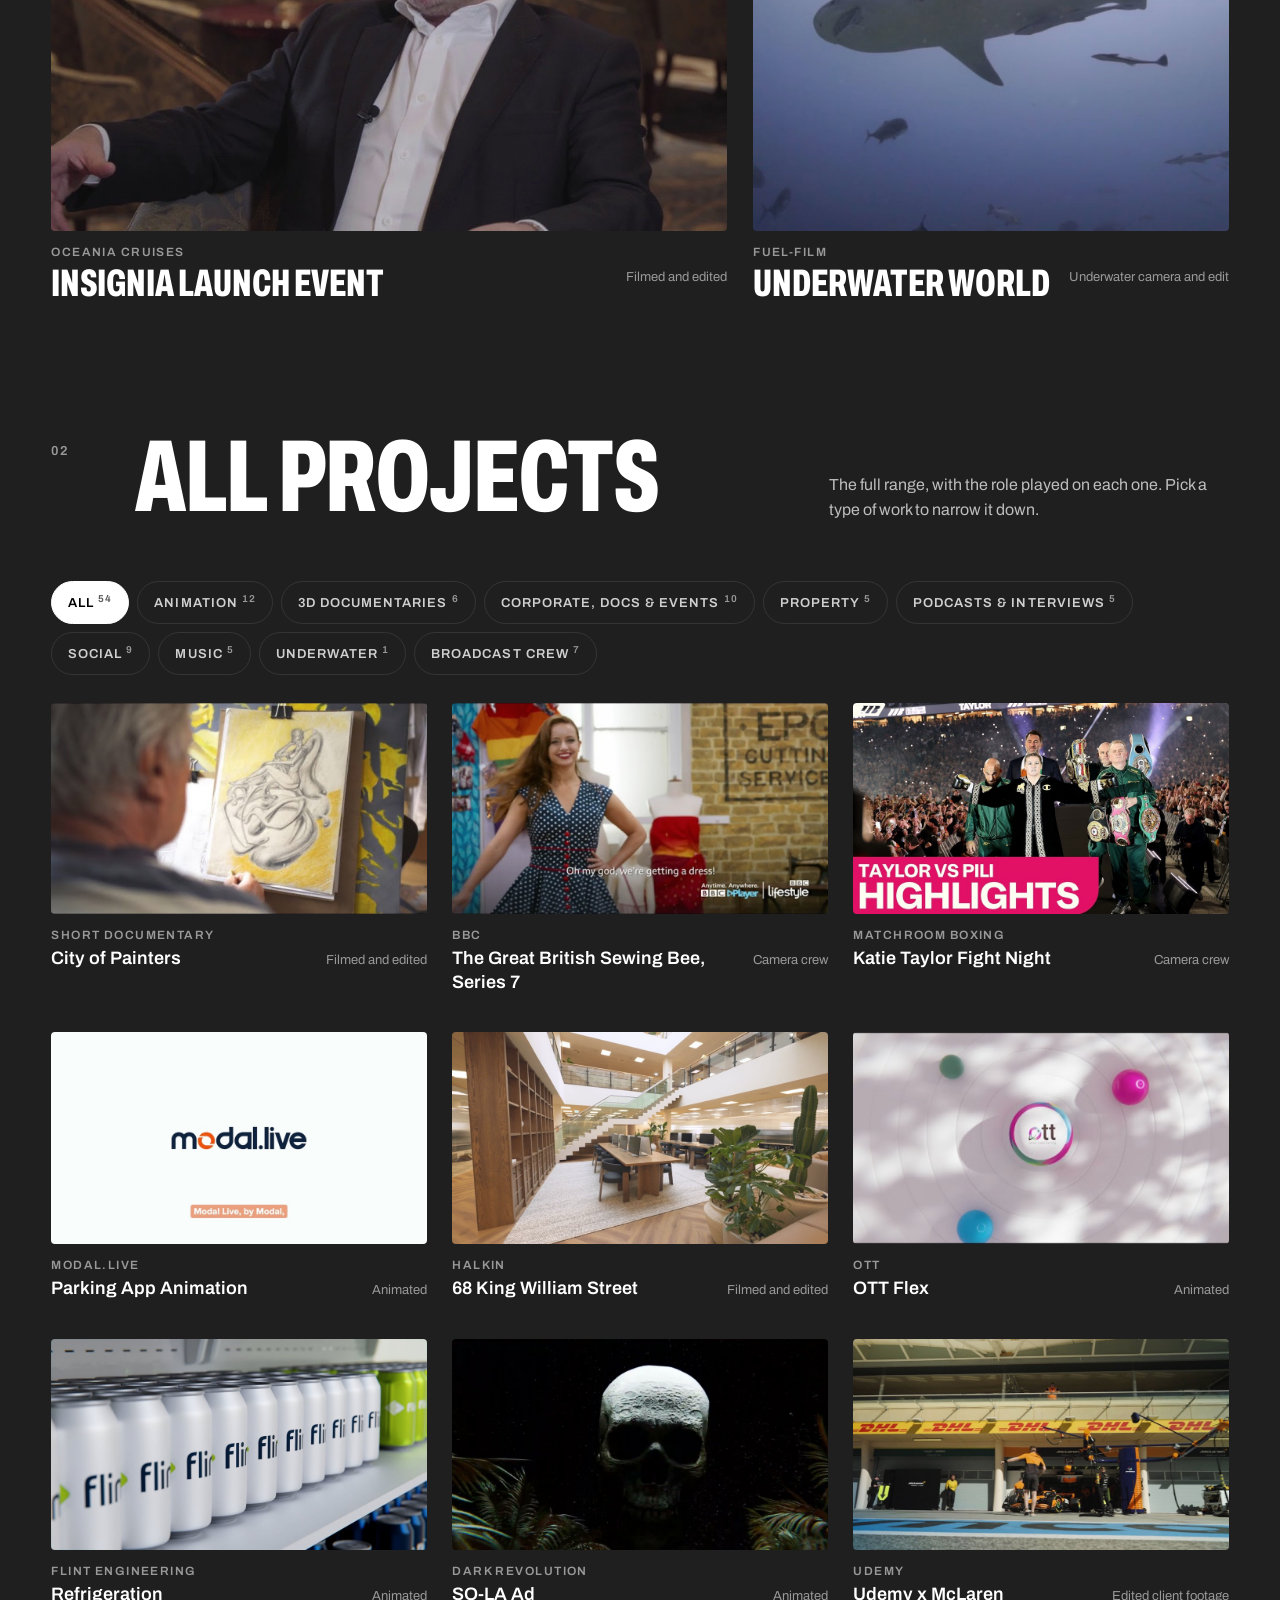
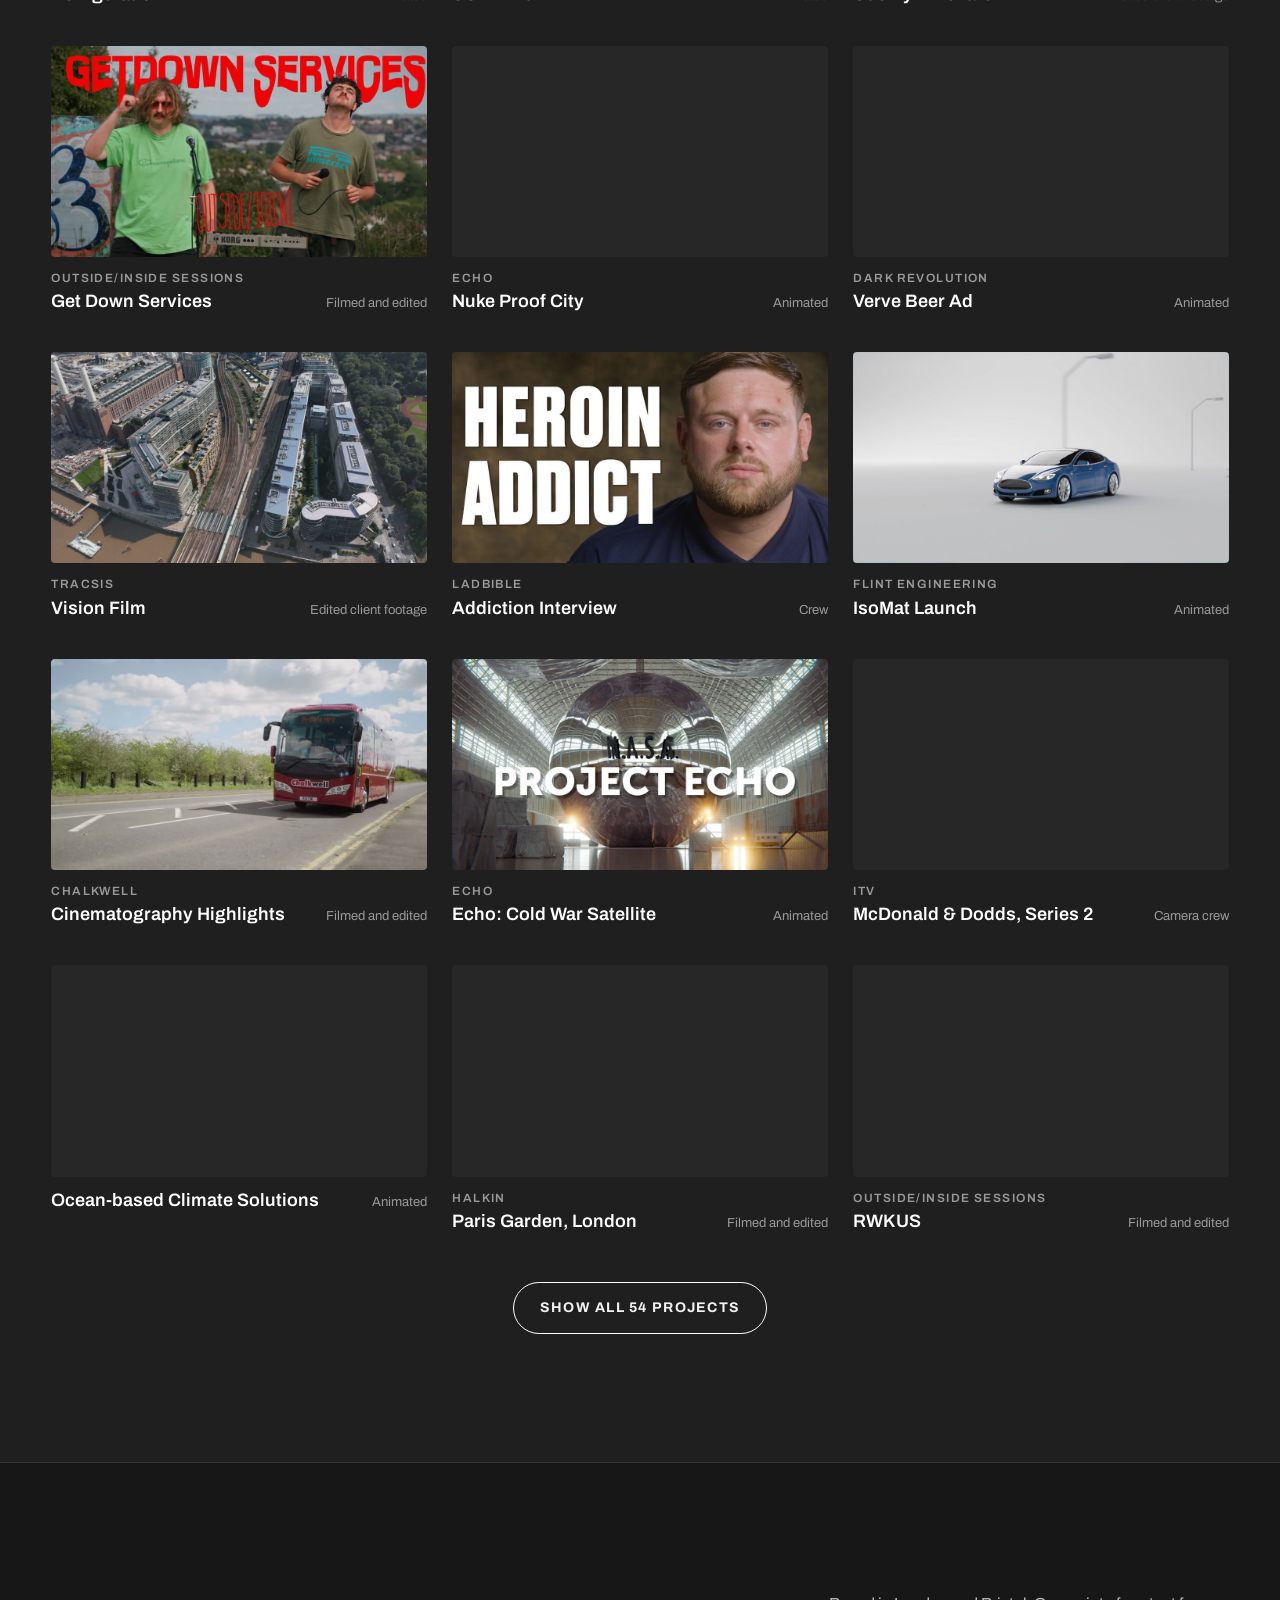
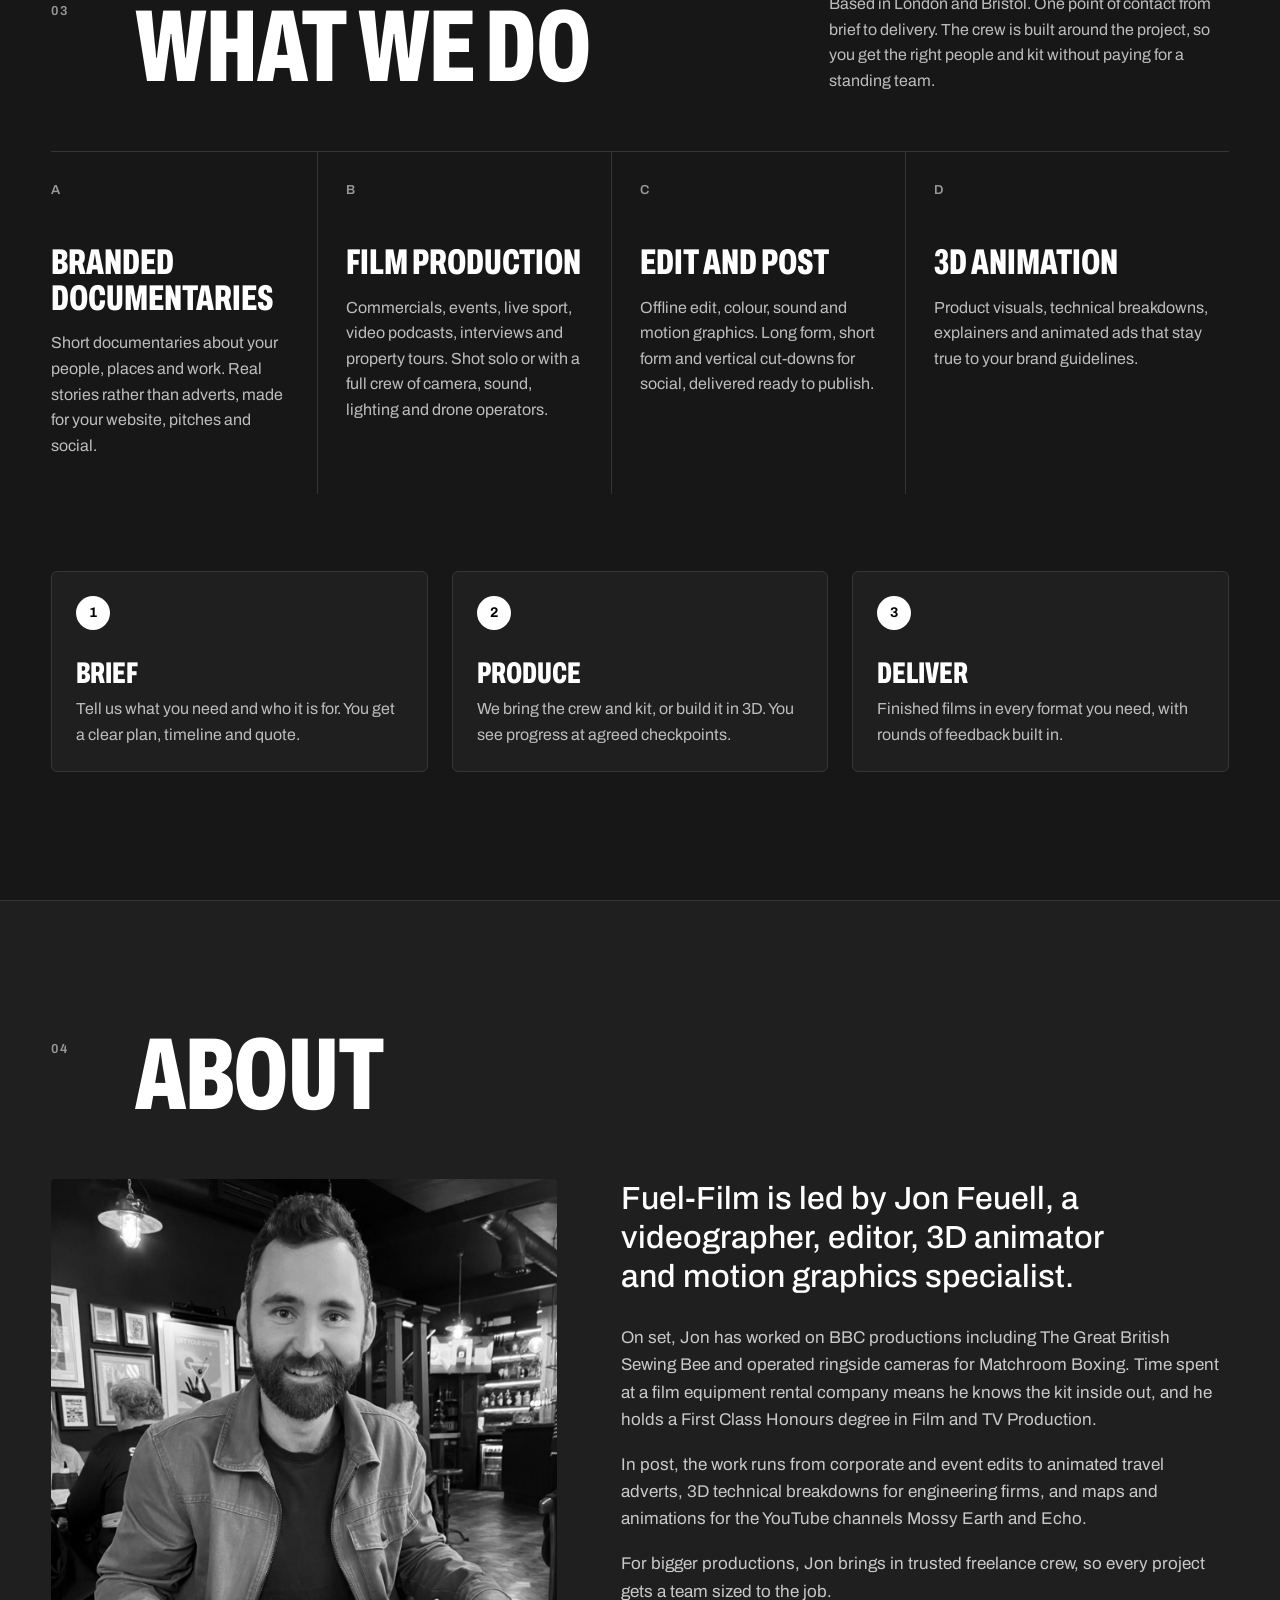
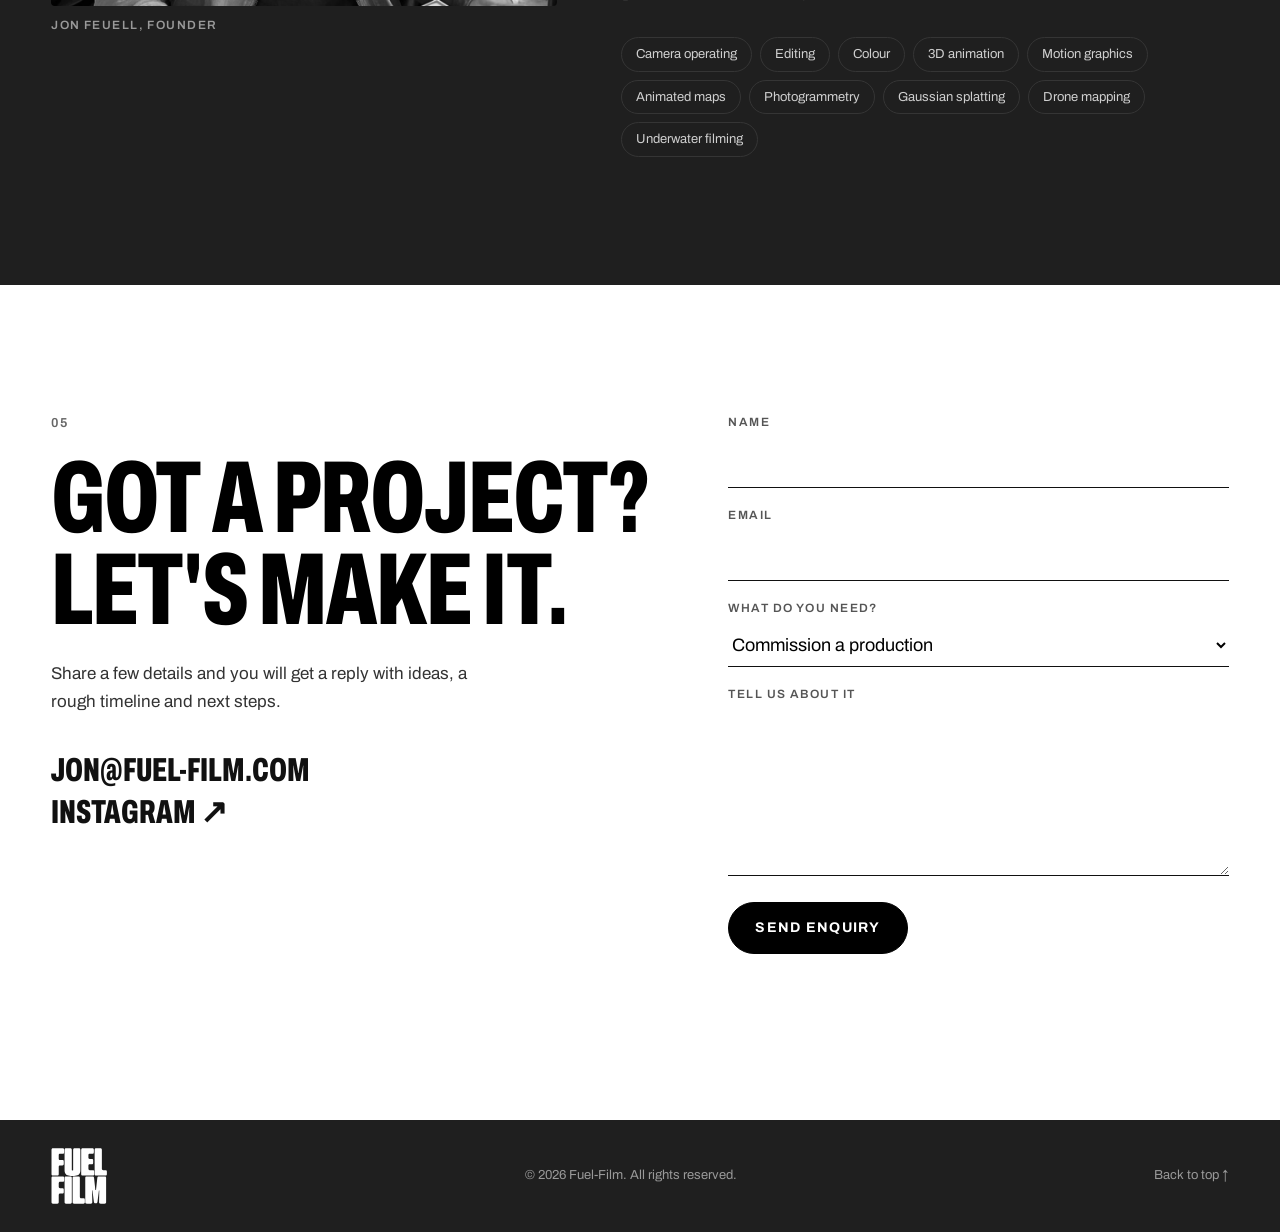
<file: about/index.html>
<!doctype html>
<html lang="en-GB">
<head>
  <meta charset="utf-8">
  <title>Fuel-Film</title>
  <meta name="robots" content="noindex">
  <link rel="canonical" href="https://fuel-film.com/#about">
  <meta http-equiv="refresh" content="0; url=/#about">
  <script>location.replace("/#about");</script>
  <style>body{background:#1f1f1f;color:#f2f2f2;font-family:system-ui,sans-serif;padding:40px 16px}a{color:#fff}</style>
</head>
<body><p>This page has moved. <a href="/#about">Continue to Fuel-Film</a>.</p></body>
</html>
</file>
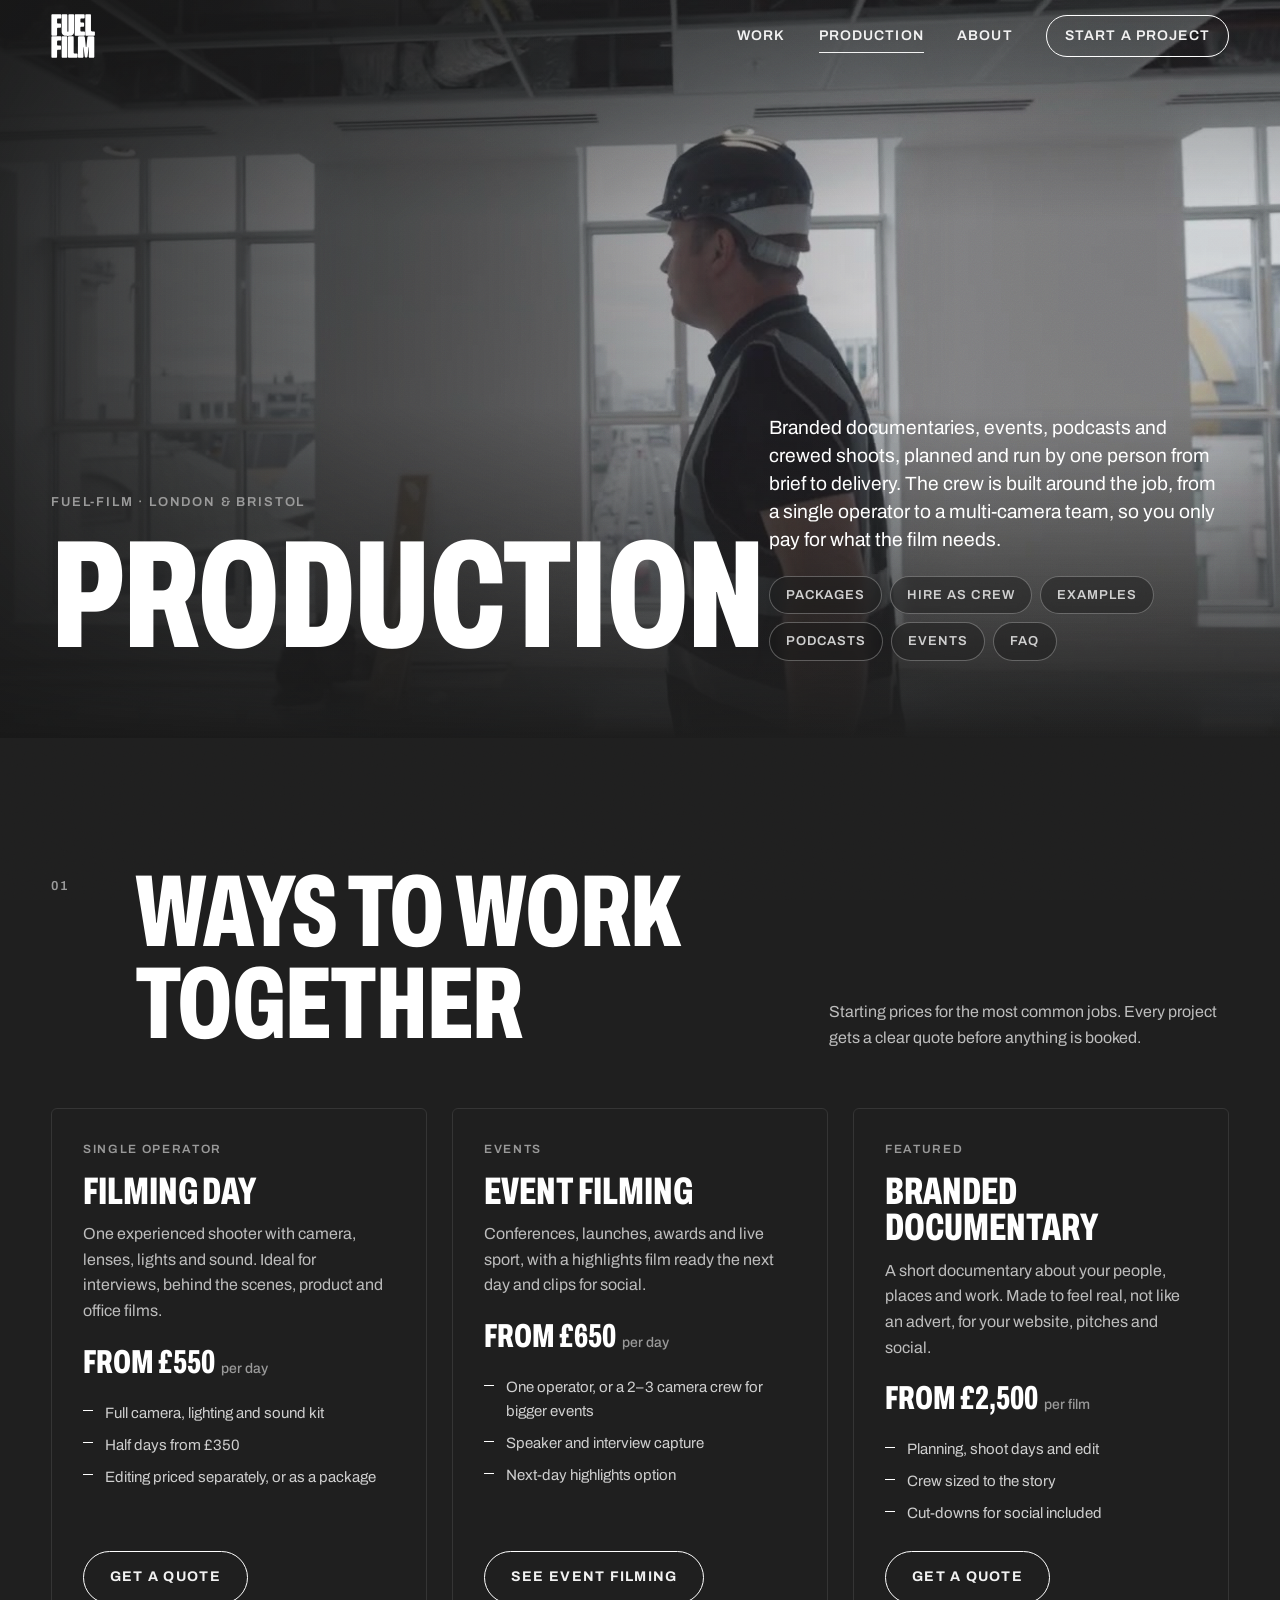
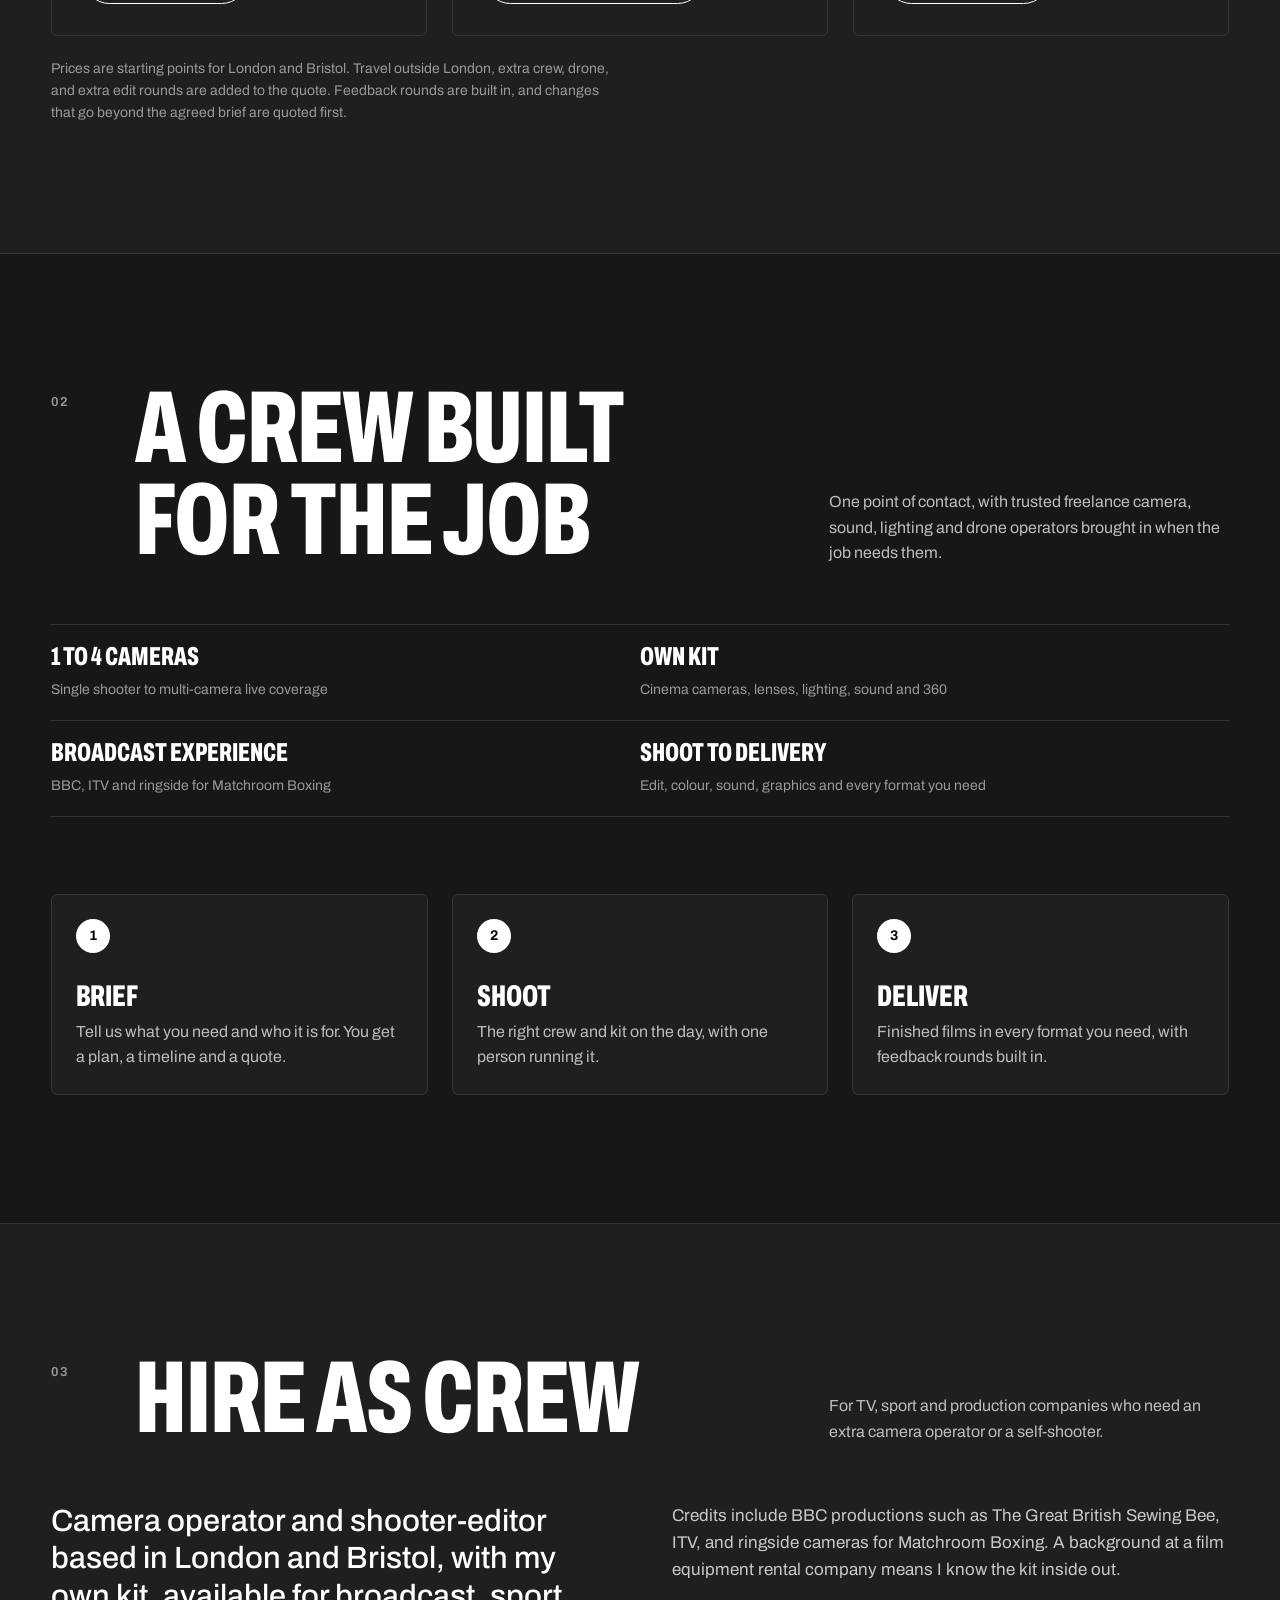
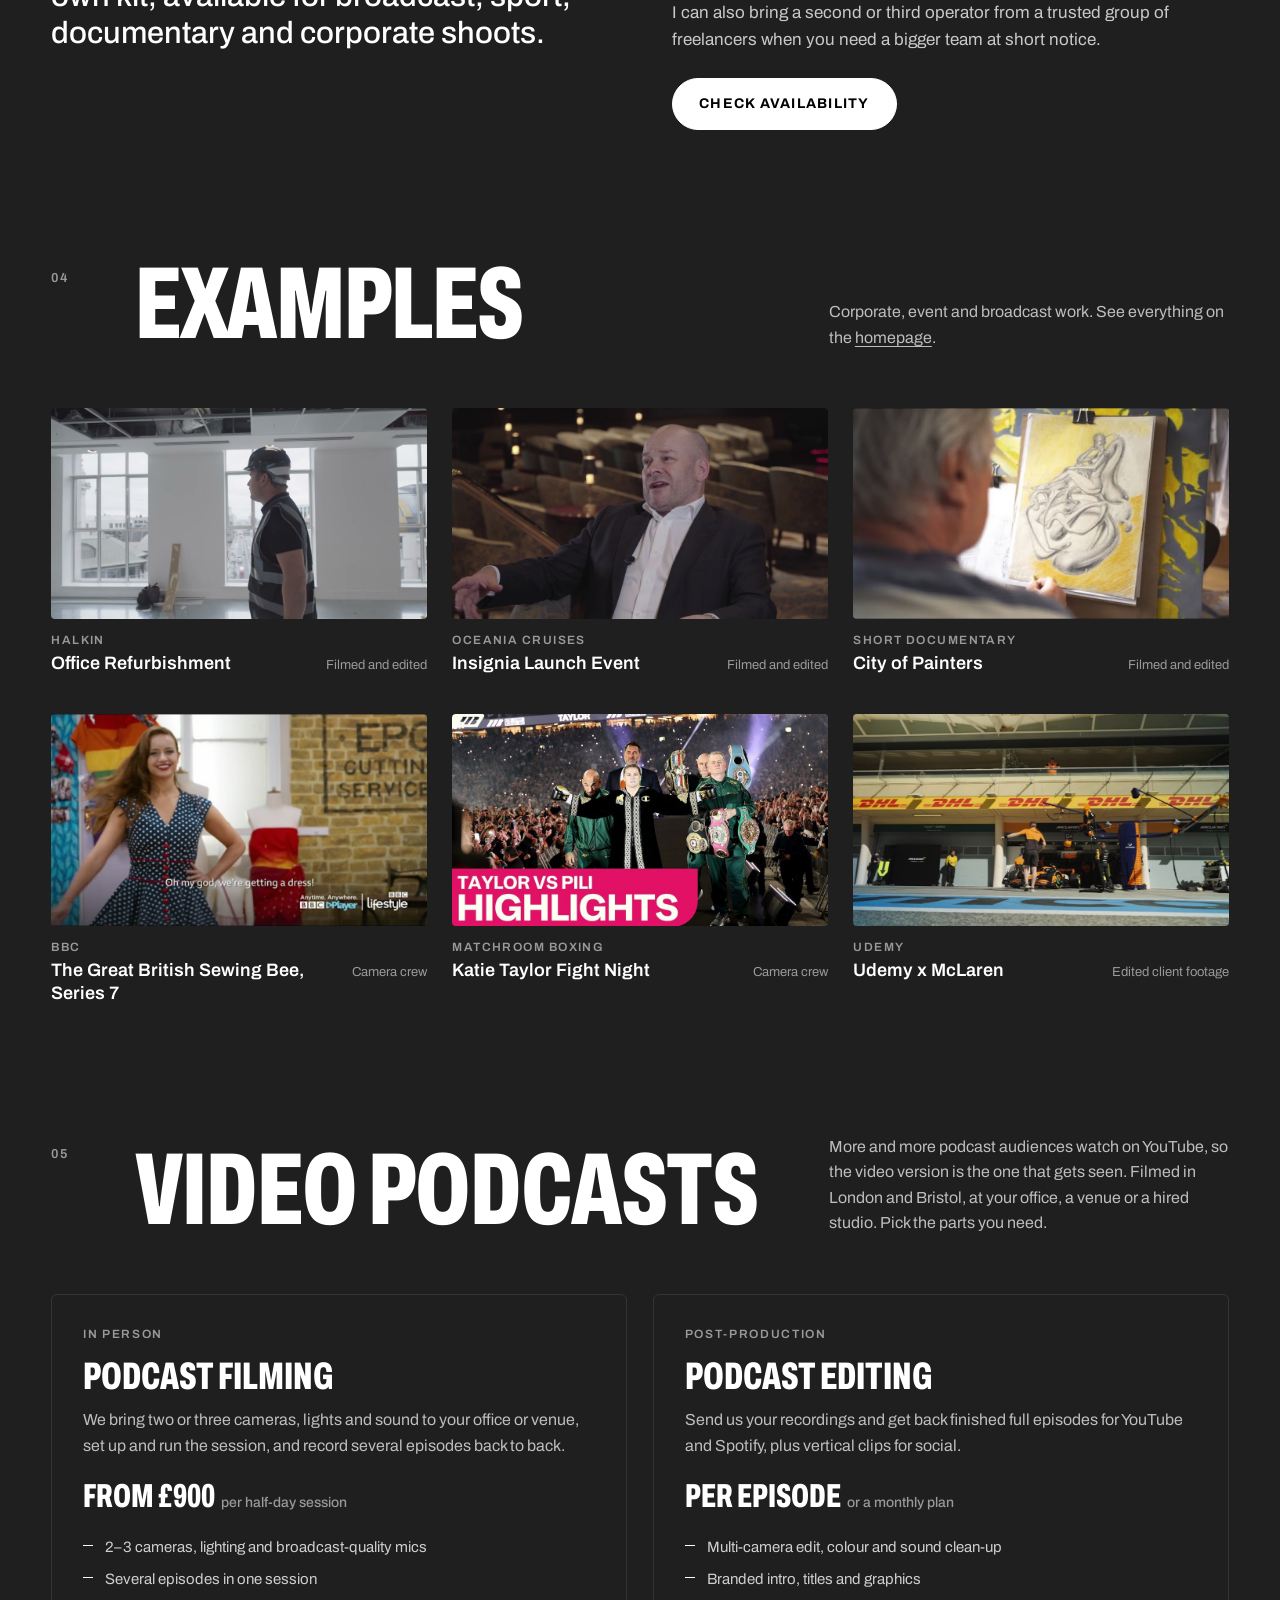
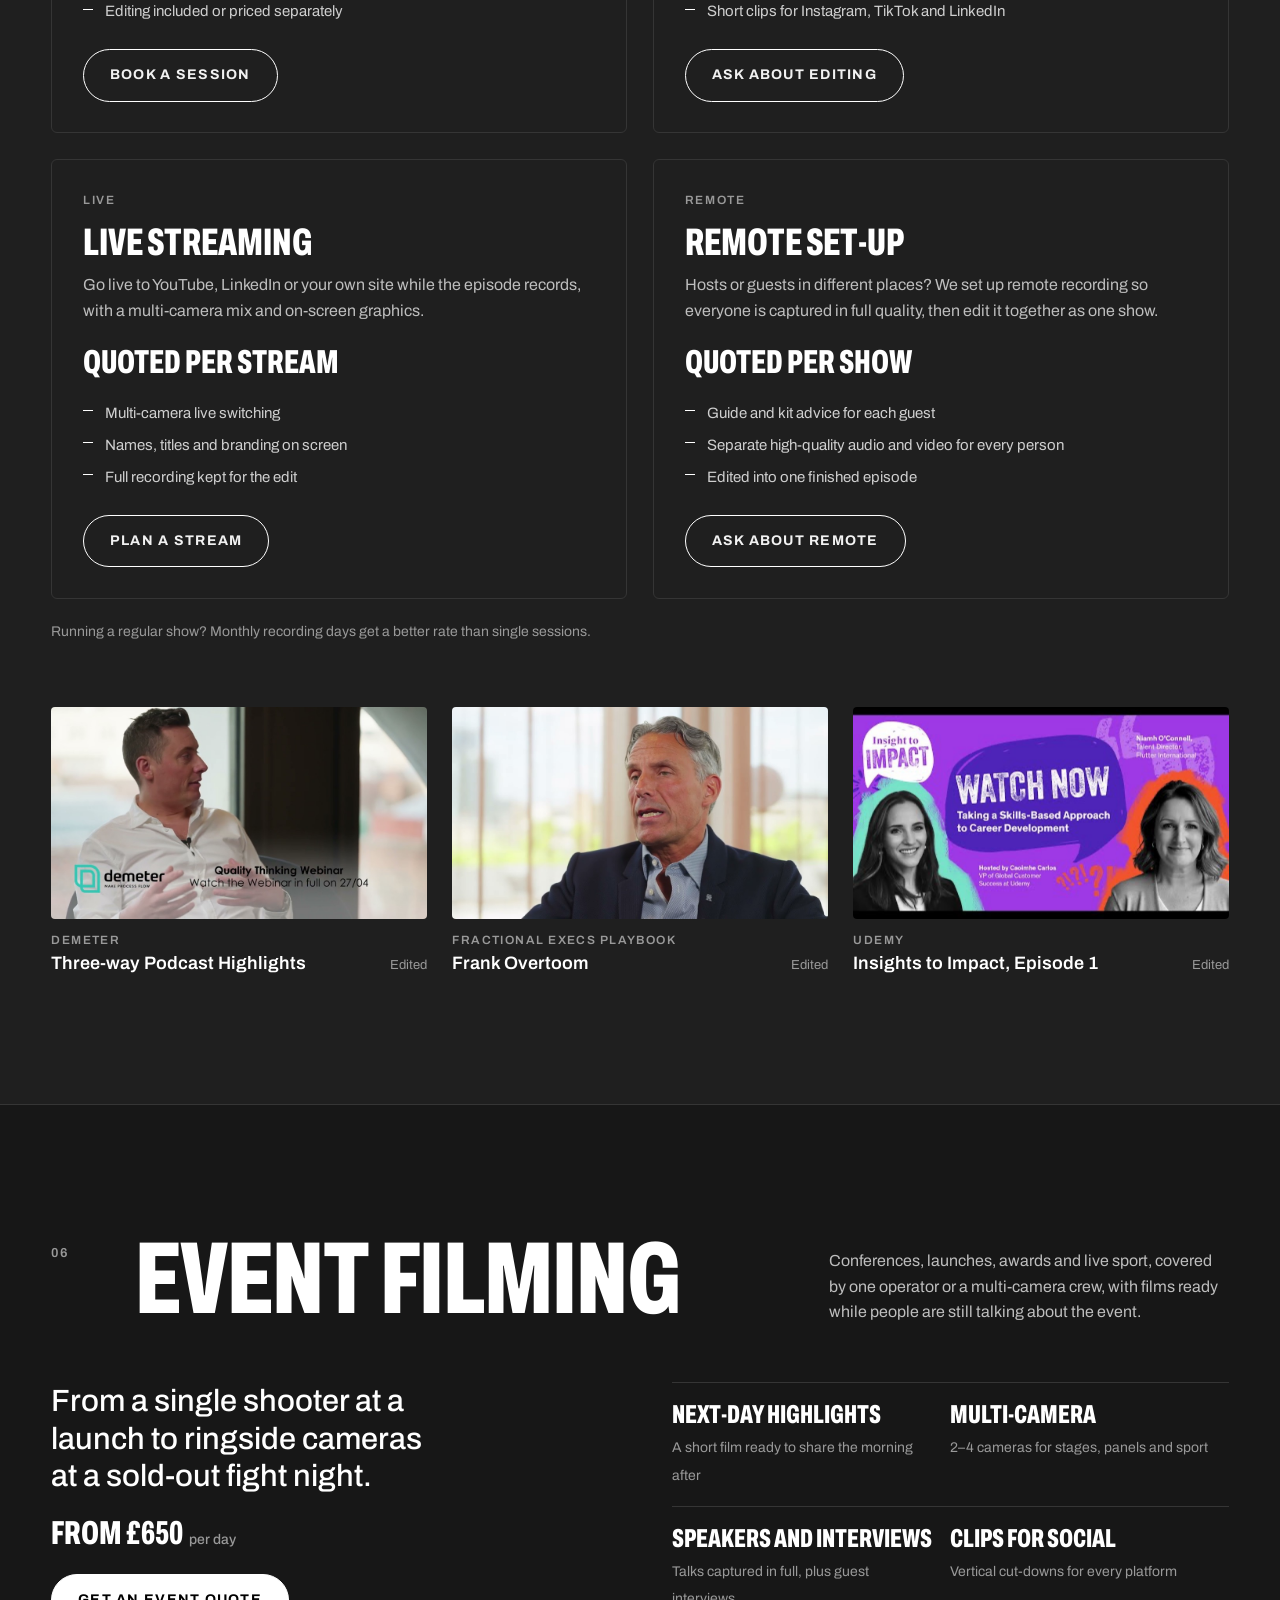
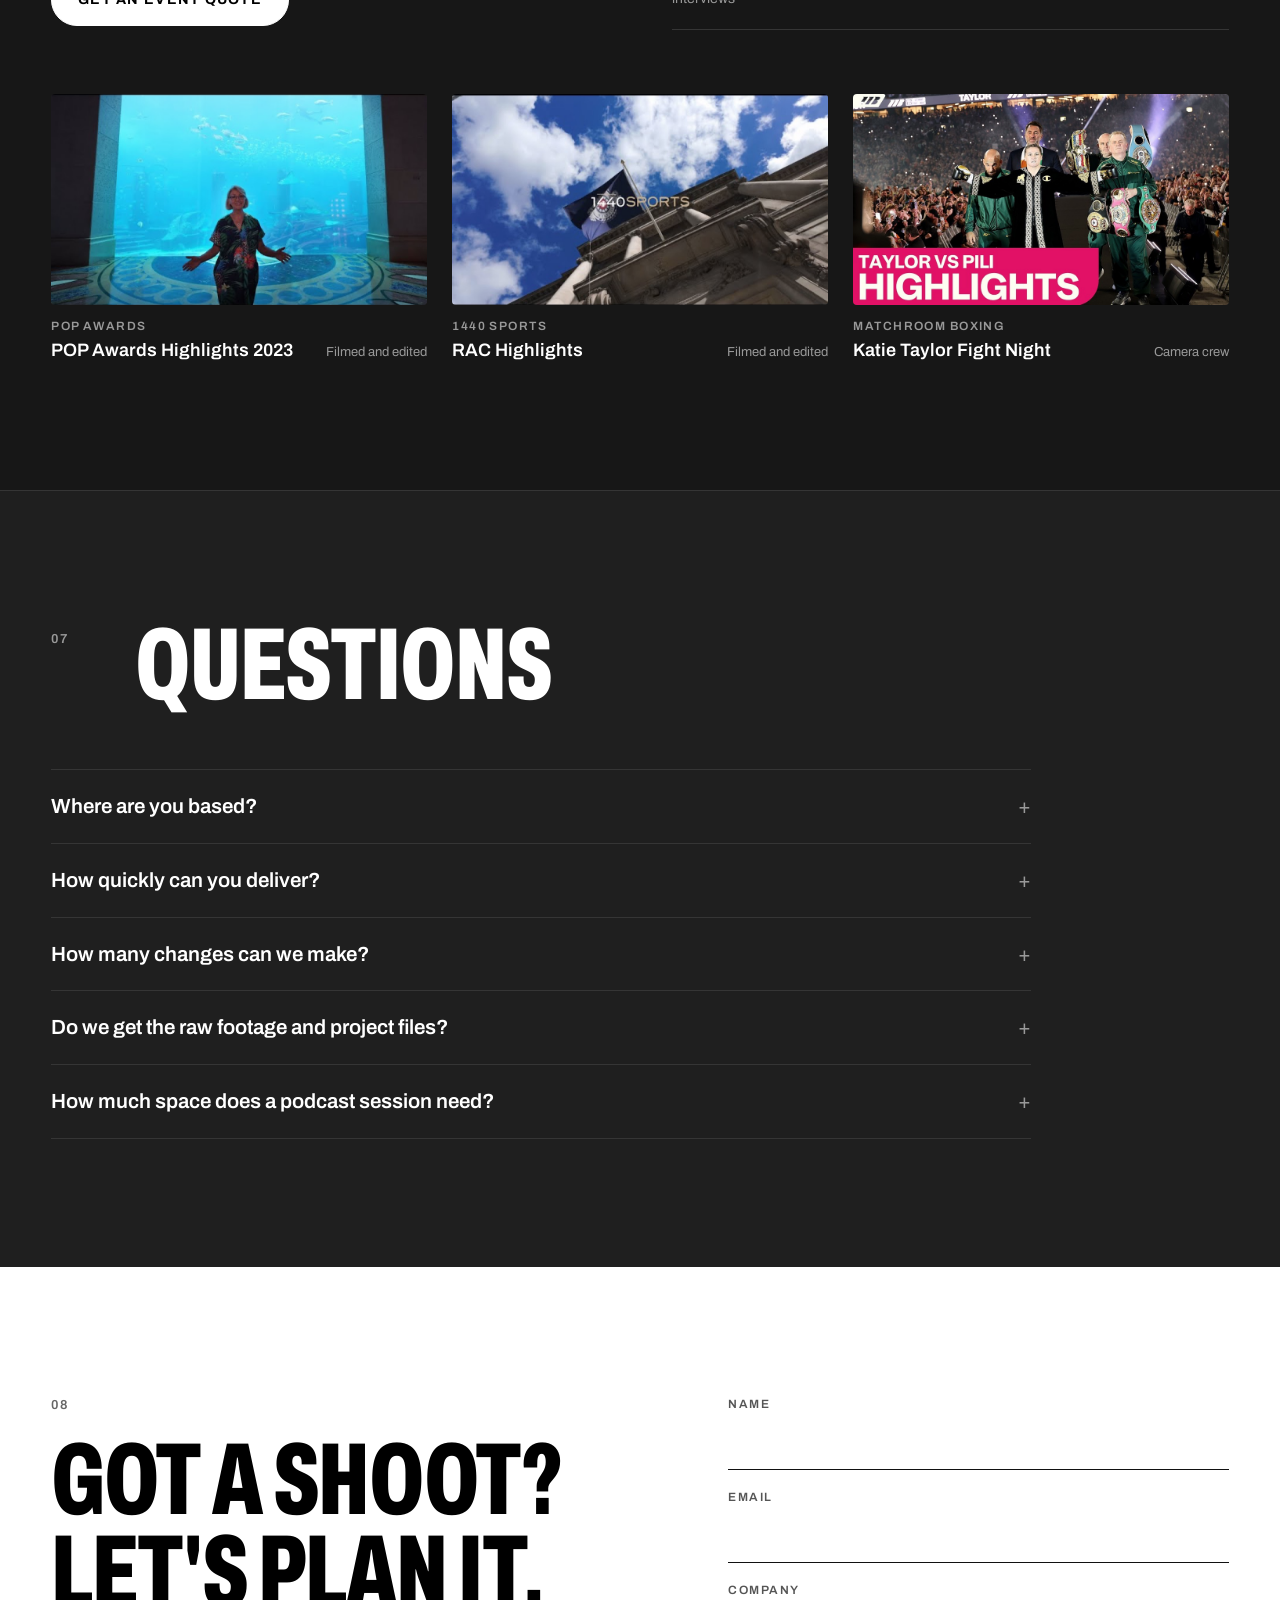
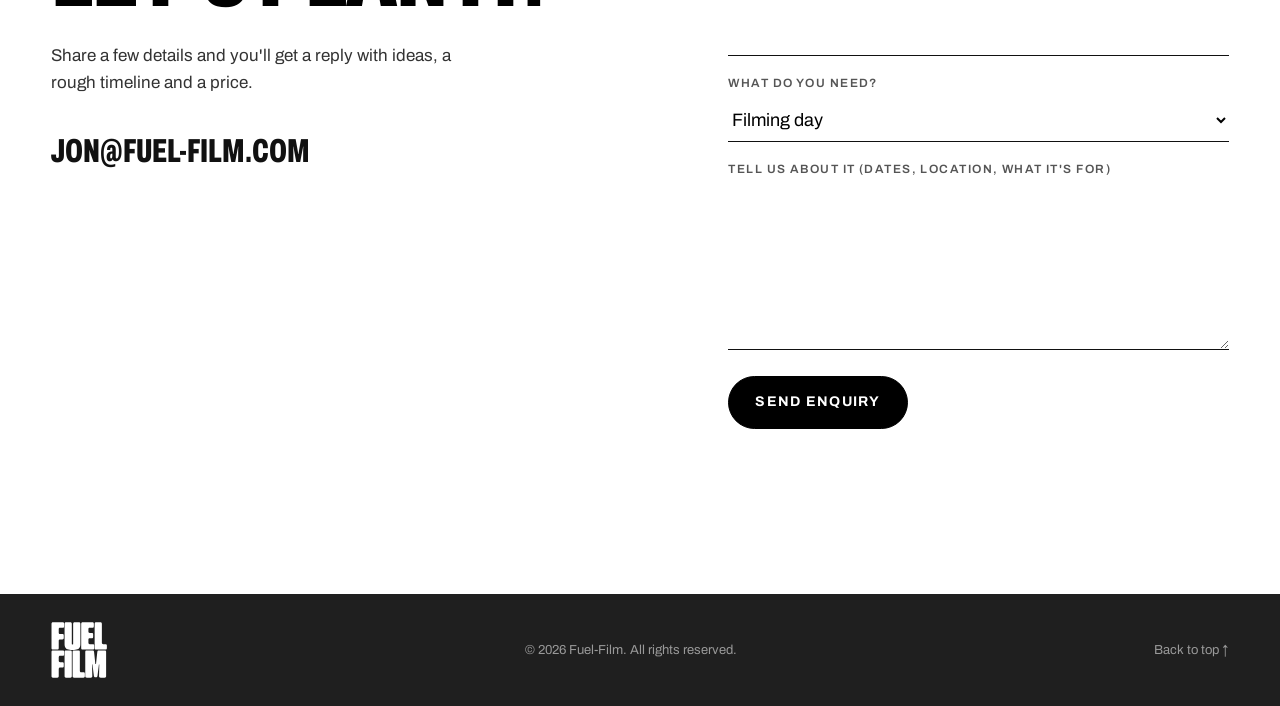
<file: podcasts/index.html>
<!doctype html>
<html lang="en-GB">
<head>
  <meta charset="utf-8">
  <title>Fuel-Film</title>
  <meta name="robots" content="noindex">
  <link rel="canonical" href="https://fuel-film.com/production.html#podcasts">
  <meta http-equiv="refresh" content="0; url=/production.html#podcasts">
  <script>location.replace("/production.html#podcasts");</script>
  <style>body{background:#1f1f1f;color:#f2f2f2;font-family:system-ui,sans-serif;padding:40px 16px}a{color:#fff}</style>
</head>
<body><p>This page has moved. <a href="/production.html#podcasts">Continue to Fuel-Film</a>.</p></body>
</html>
</file>
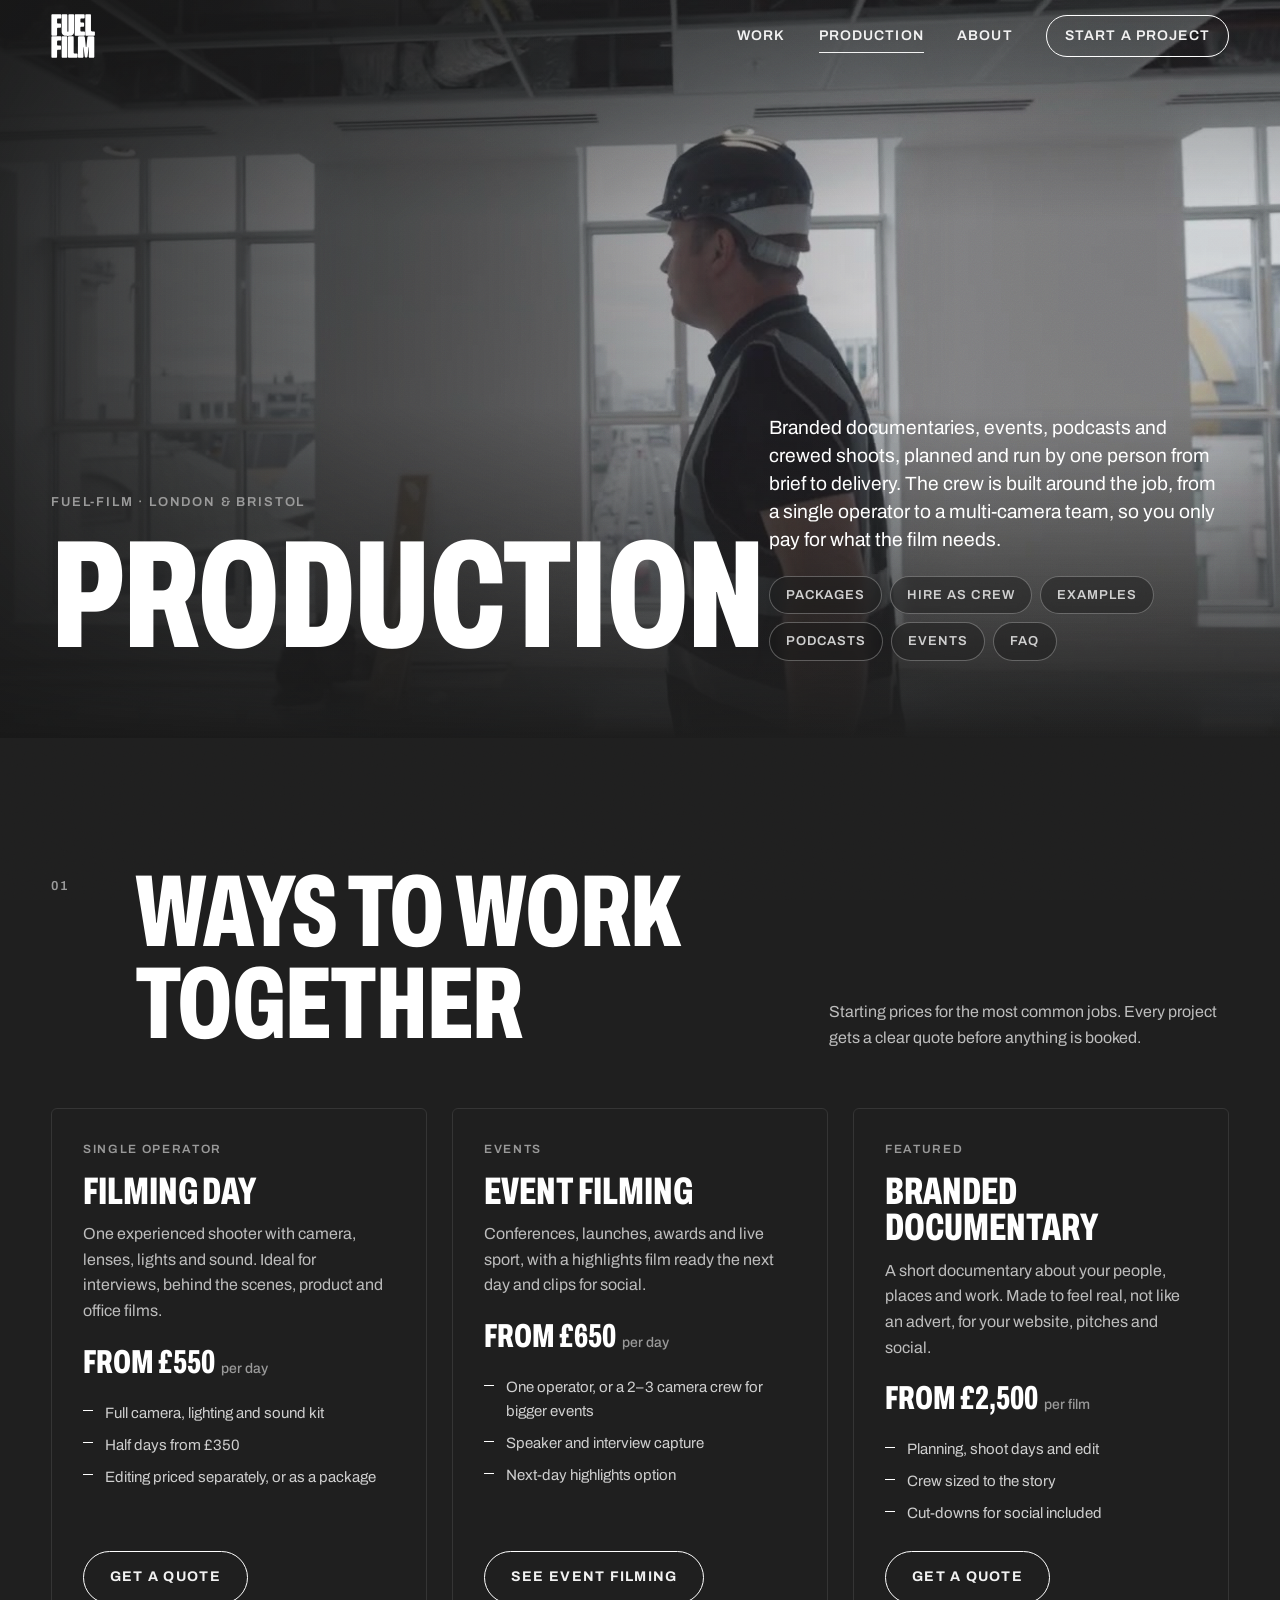
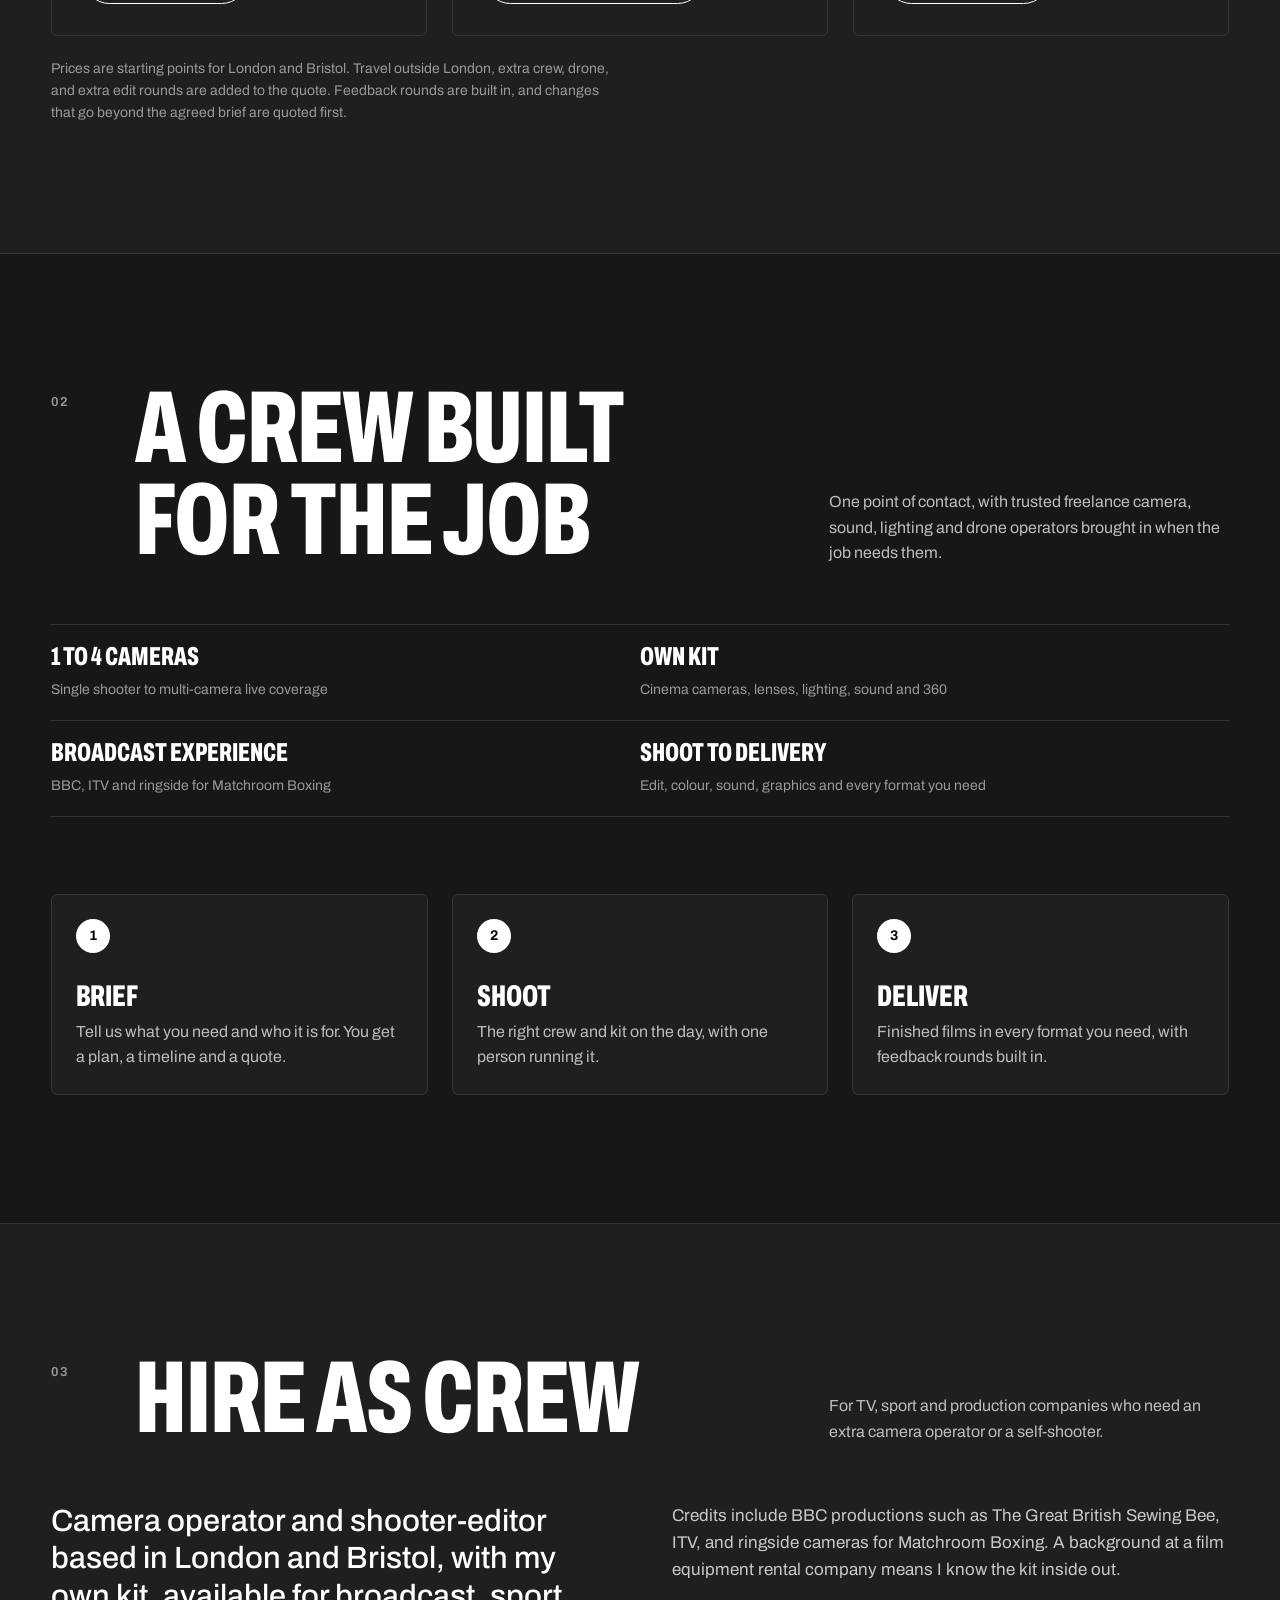
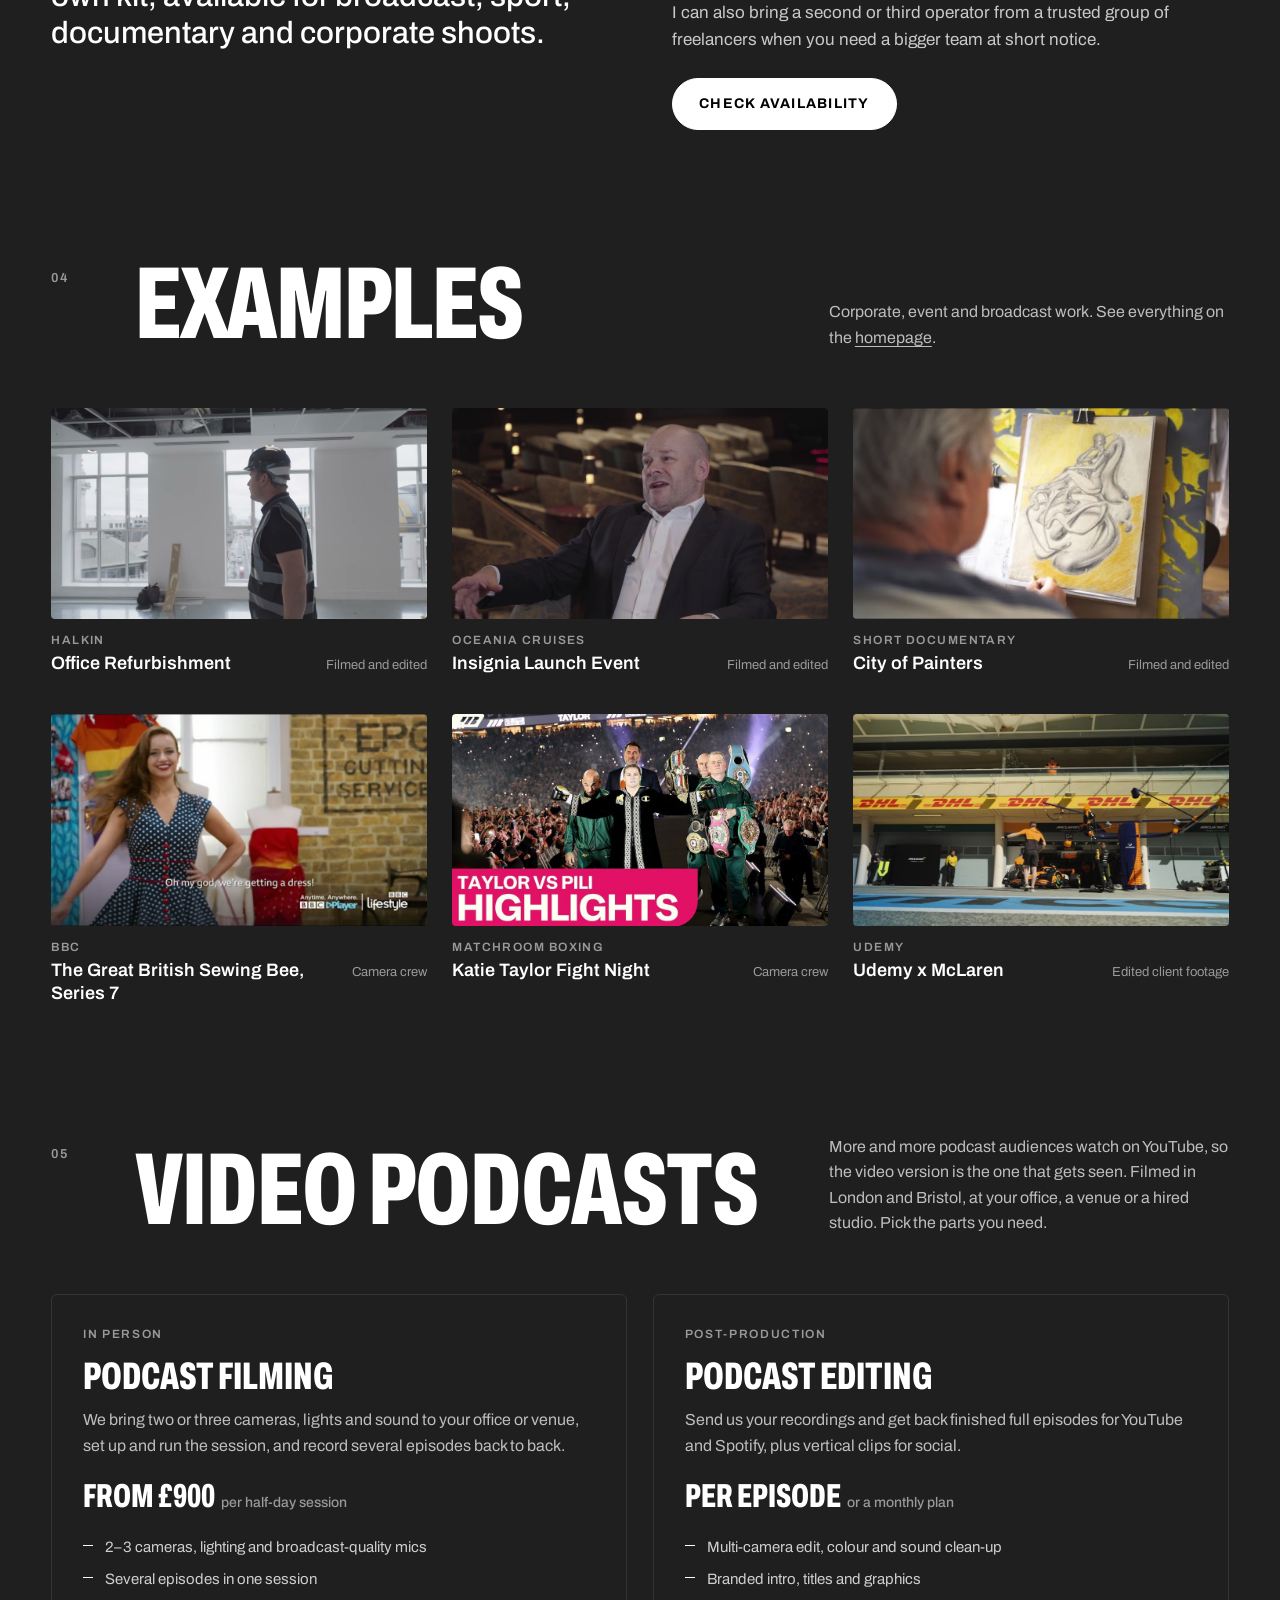
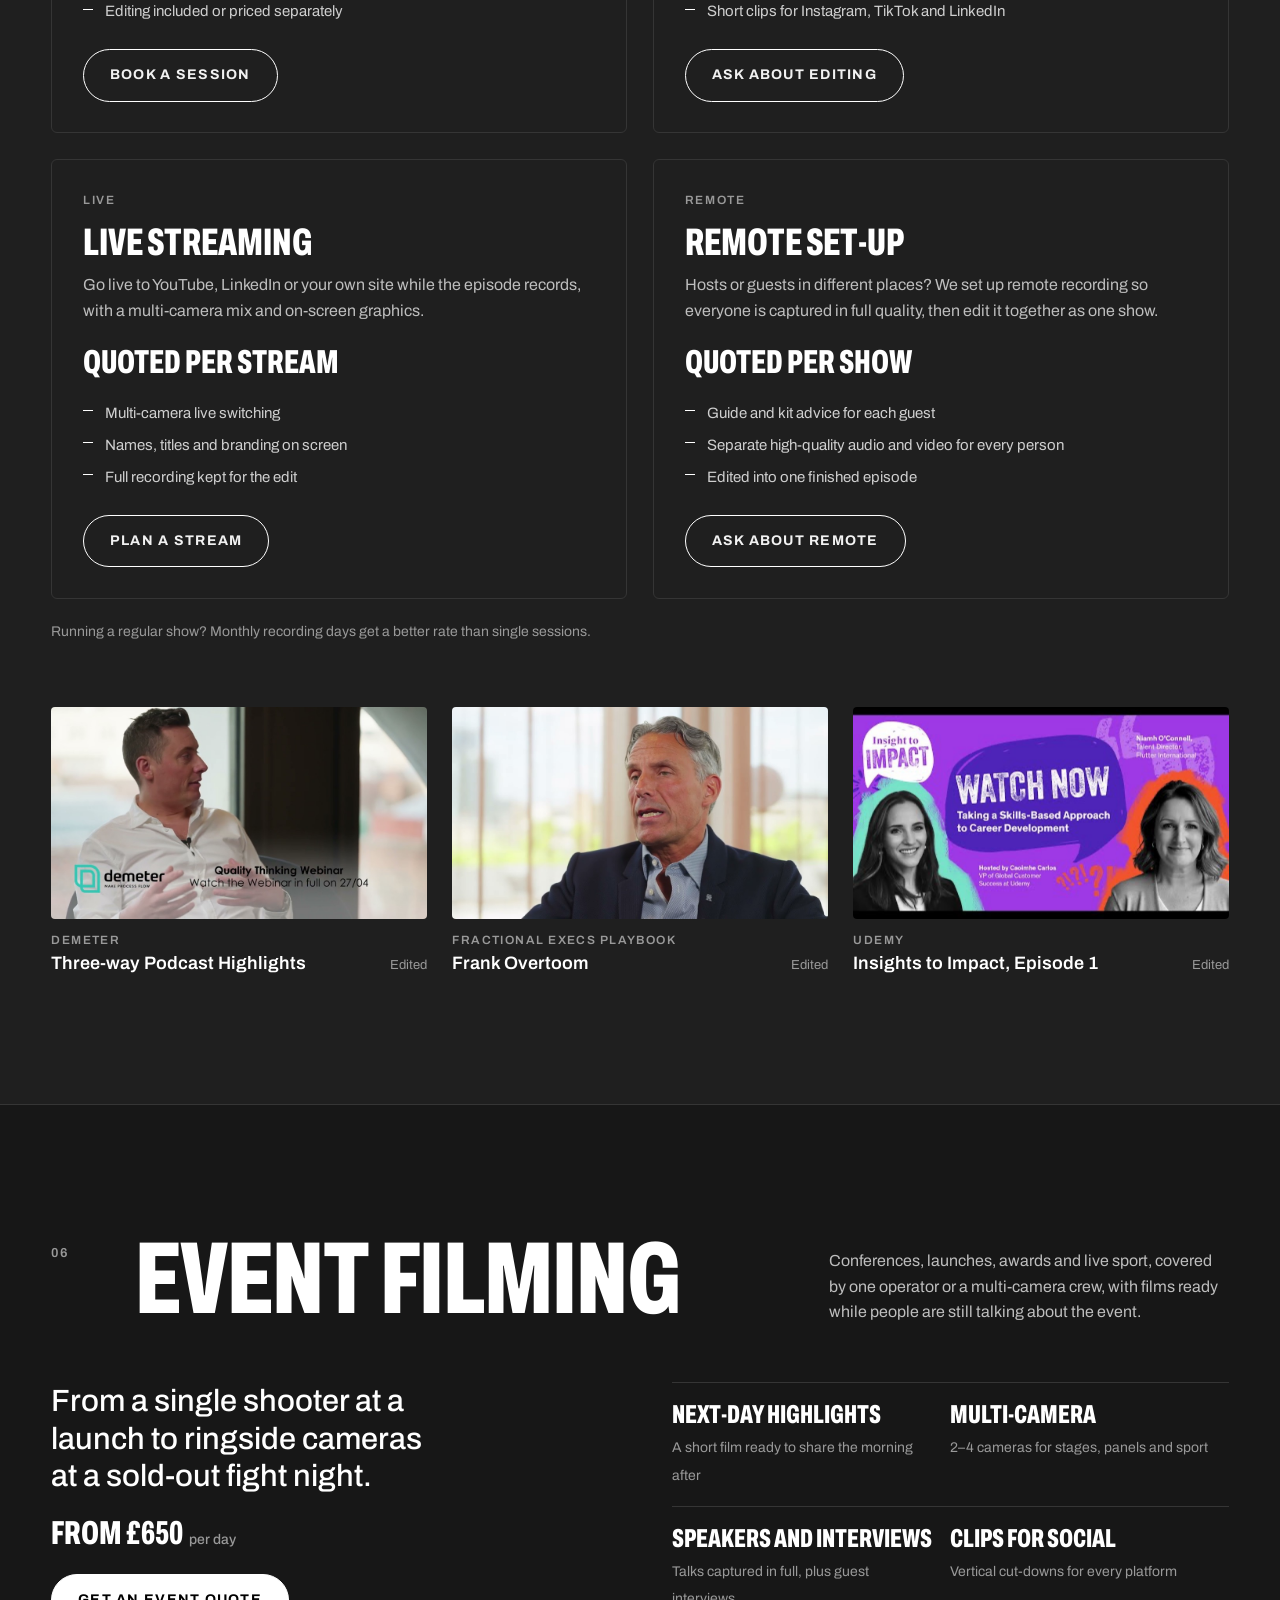
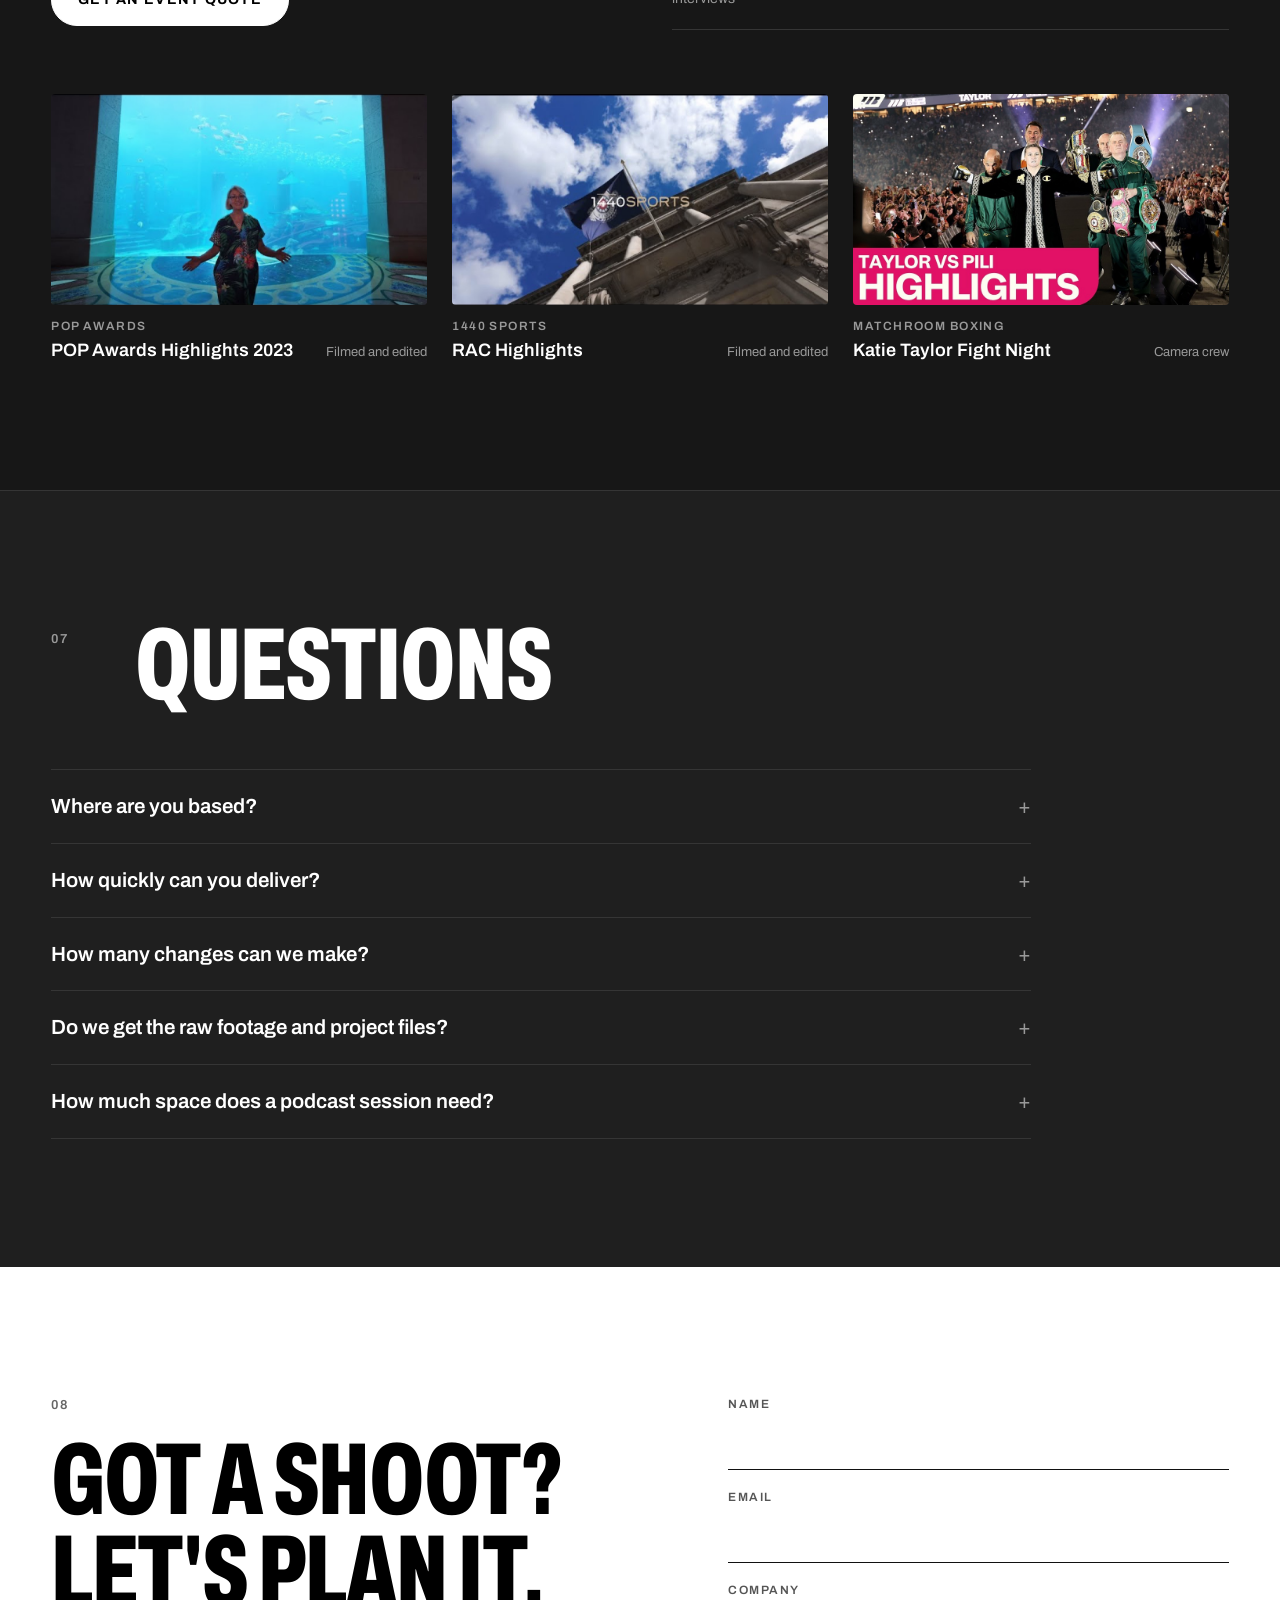
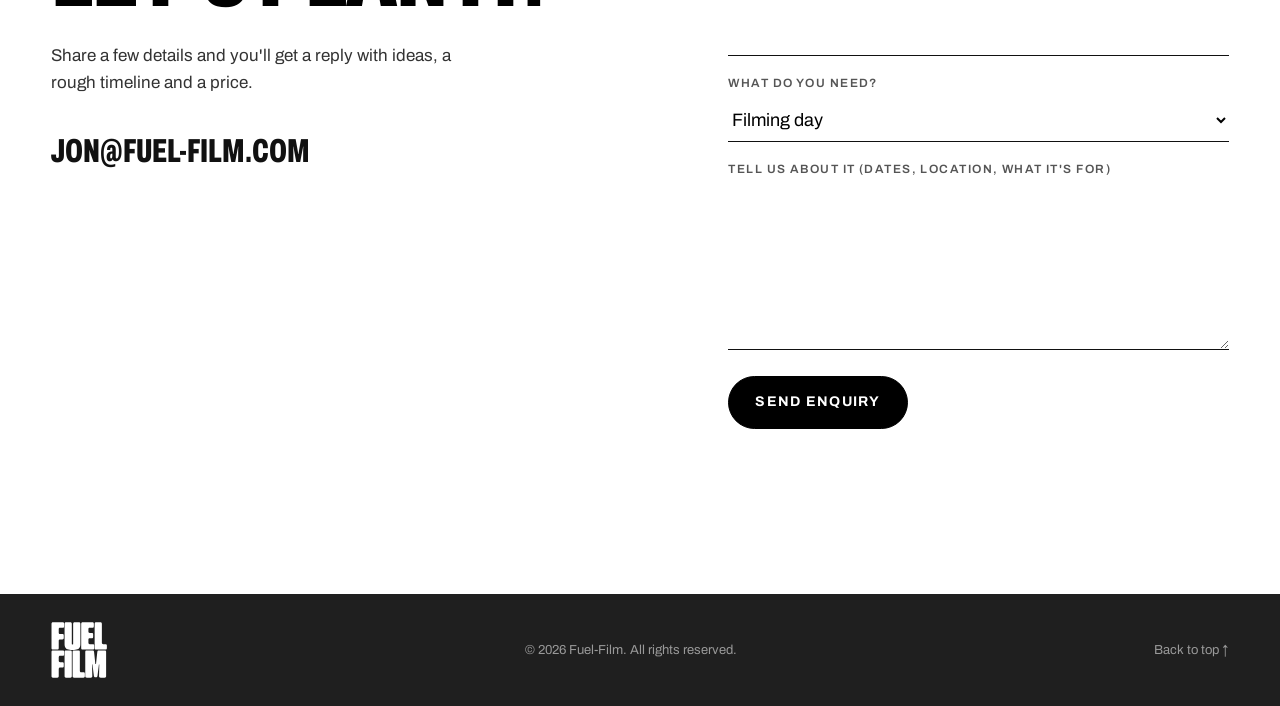
<file: production/index.html>
<!doctype html>
<html lang="en-GB">
<head>
  <meta charset="utf-8">
  <title>Fuel-Film</title>
  <meta name="robots" content="noindex">
  <link rel="canonical" href="https://fuel-film.com/production.html">
  <meta http-equiv="refresh" content="0; url=/production.html">
  <script>location.replace("/production.html");</script>
  <style>body{background:#1f1f1f;color:#f2f2f2;font-family:system-ui,sans-serif;padding:40px 16px}a{color:#fff}</style>
</head>
<body><p>This page has moved. <a href="/production.html">Continue to Fuel-Film</a>.</p></body>
</html>
</file>
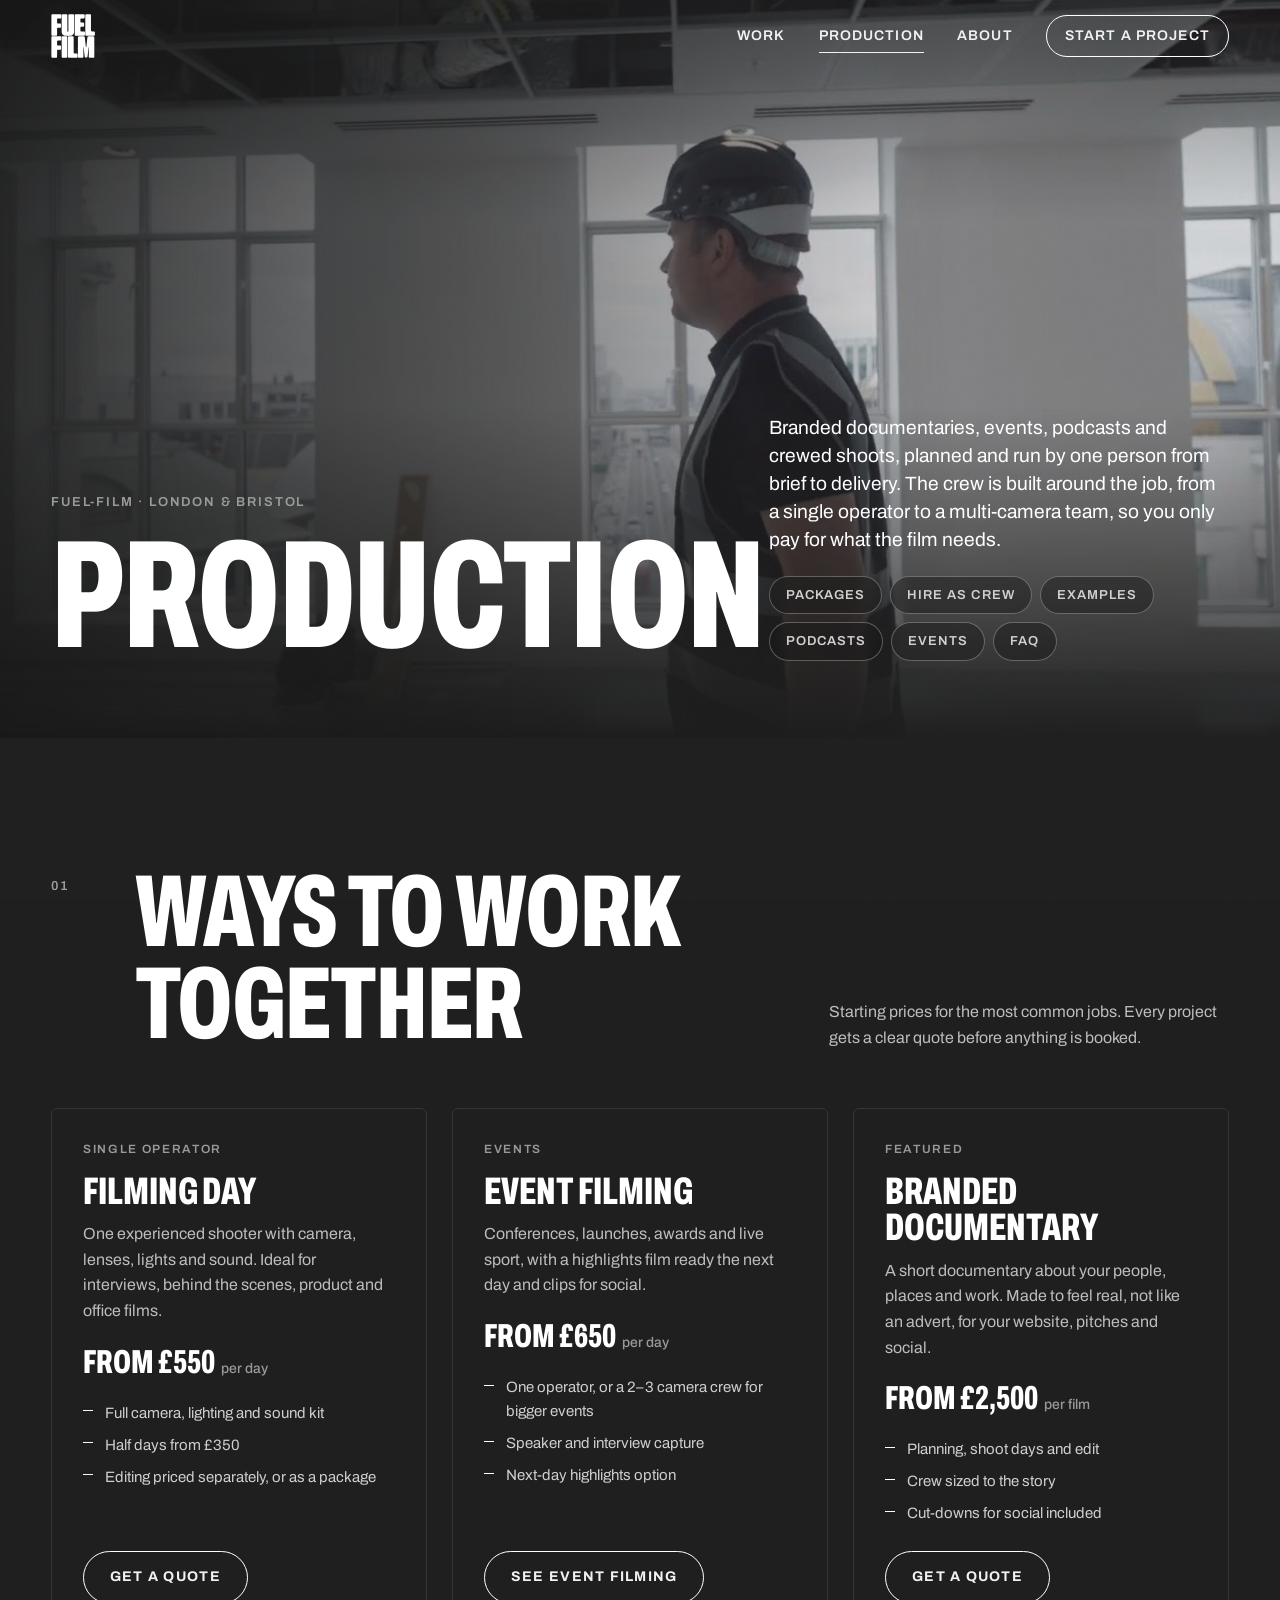
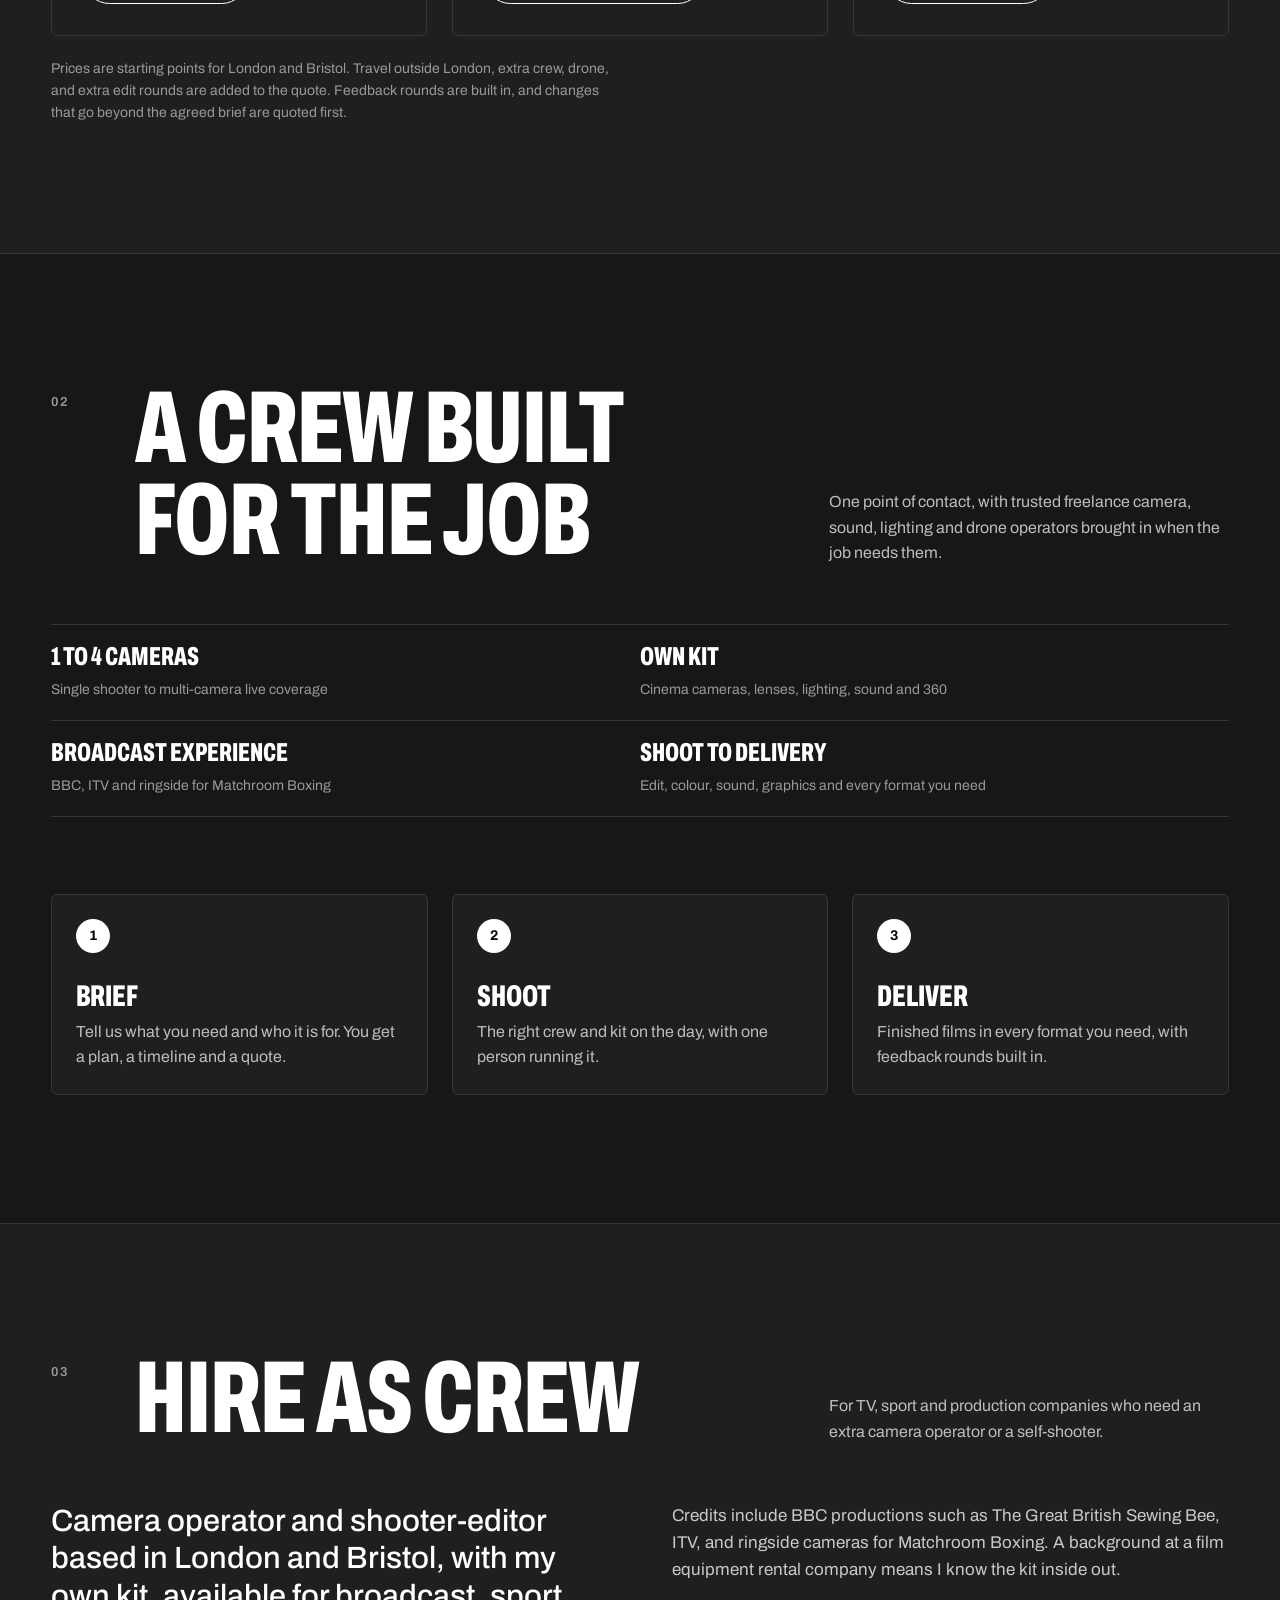
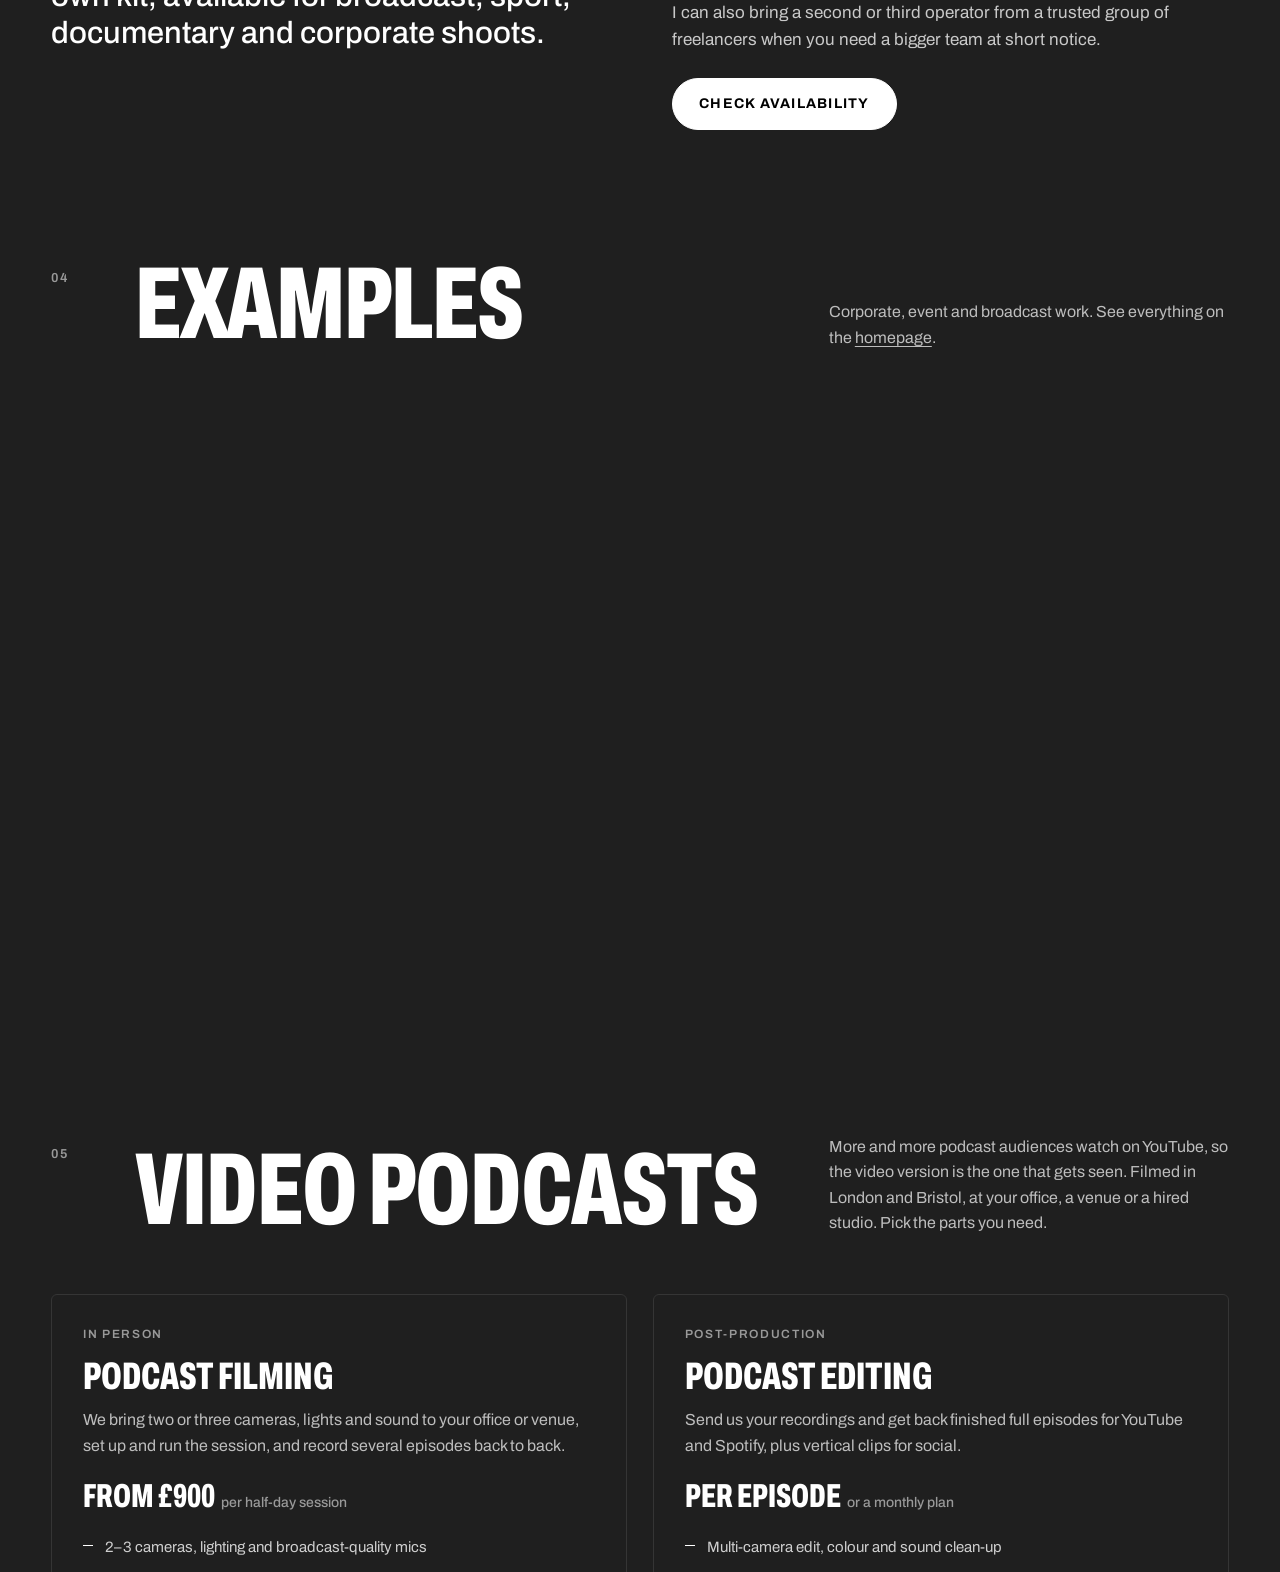
<file: podcasts.html>
<!doctype html>
<html lang="en-GB">
<head>
  <meta charset="utf-8">
  <title>Video podcasts | Fuel-Film</title>
  <meta name="robots" content="noindex">
  <link rel="canonical" href="https://fuel-film.com/production.html#podcasts">
  <meta http-equiv="refresh" content="0; url=production.html#podcasts">
  <style>body{background:#1f1f1f;color:#f2f2f2;font-family:system-ui,sans-serif;padding:40px 16px}a{color:#fff}</style>
</head>
<body>
  <p>Video podcasts are now part of the <a href="production.html#podcasts">Production page</a>.</p>
</body>
</html>
</file>
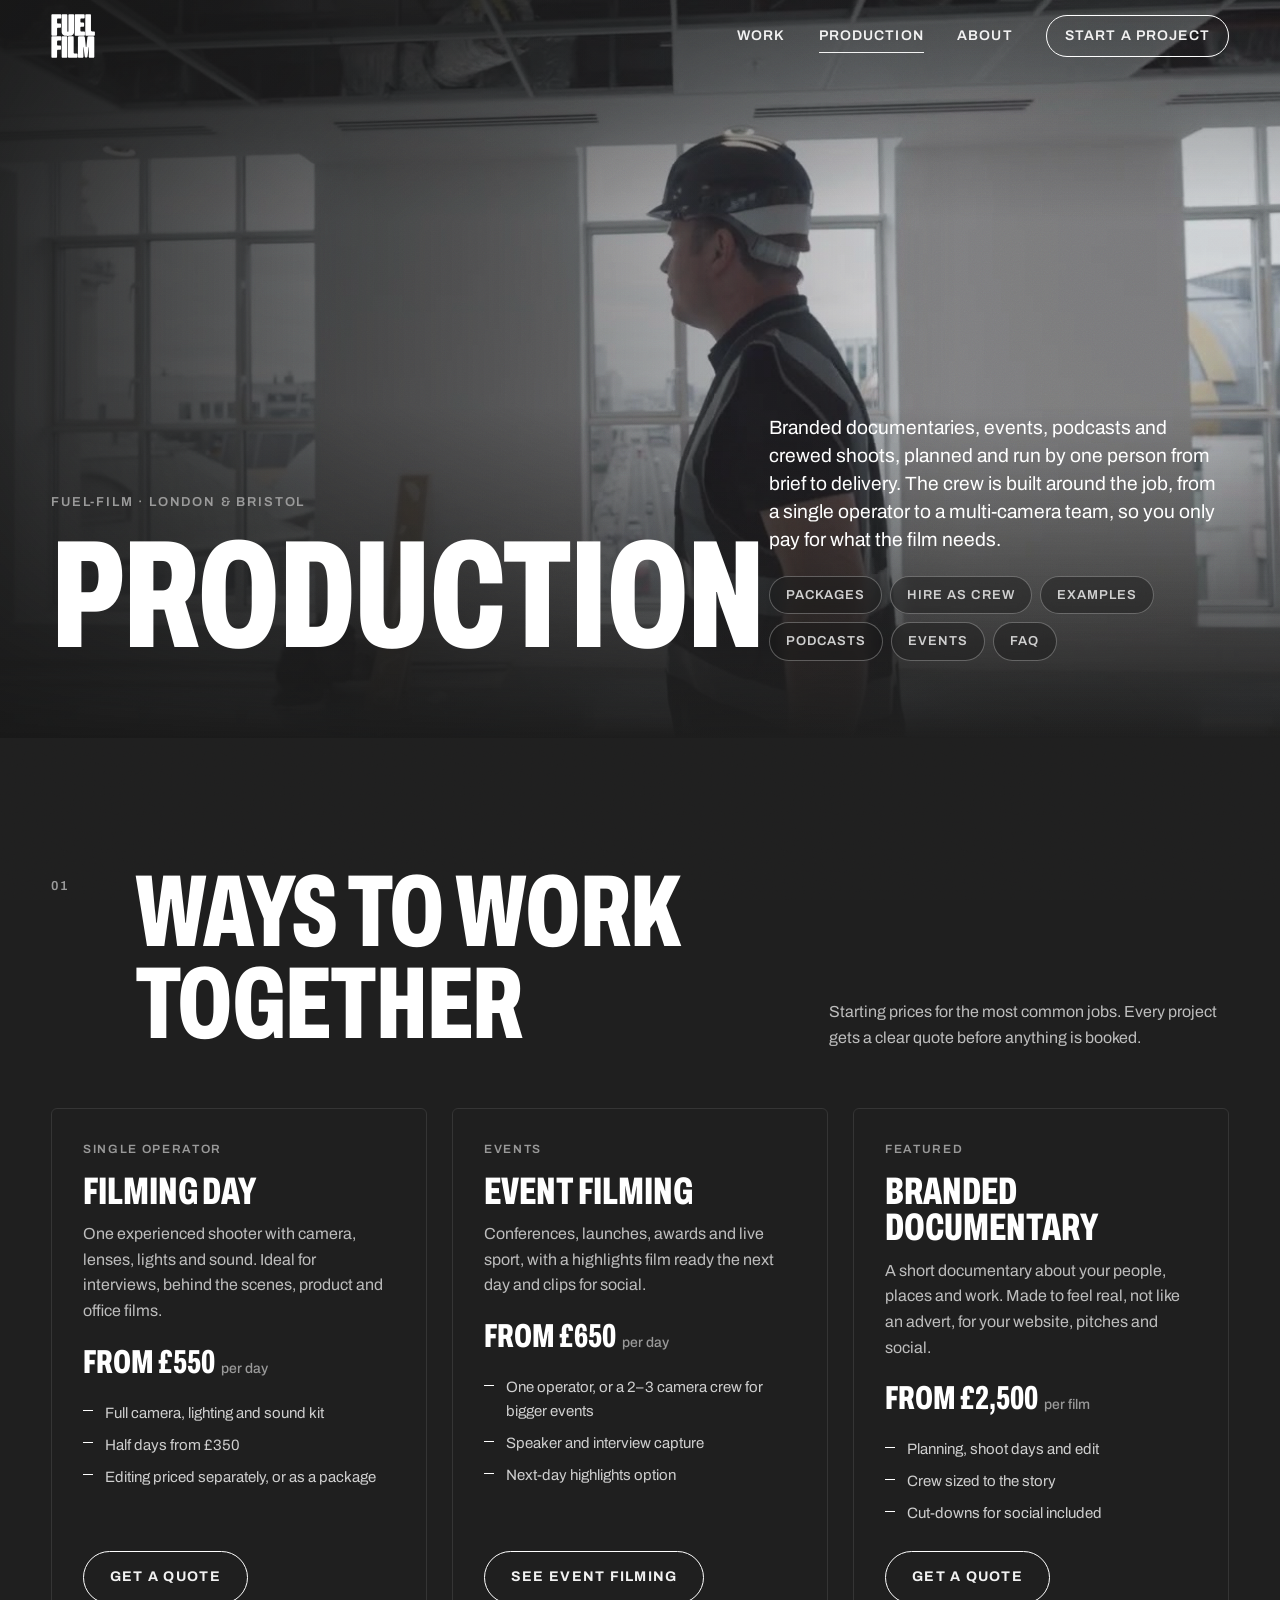
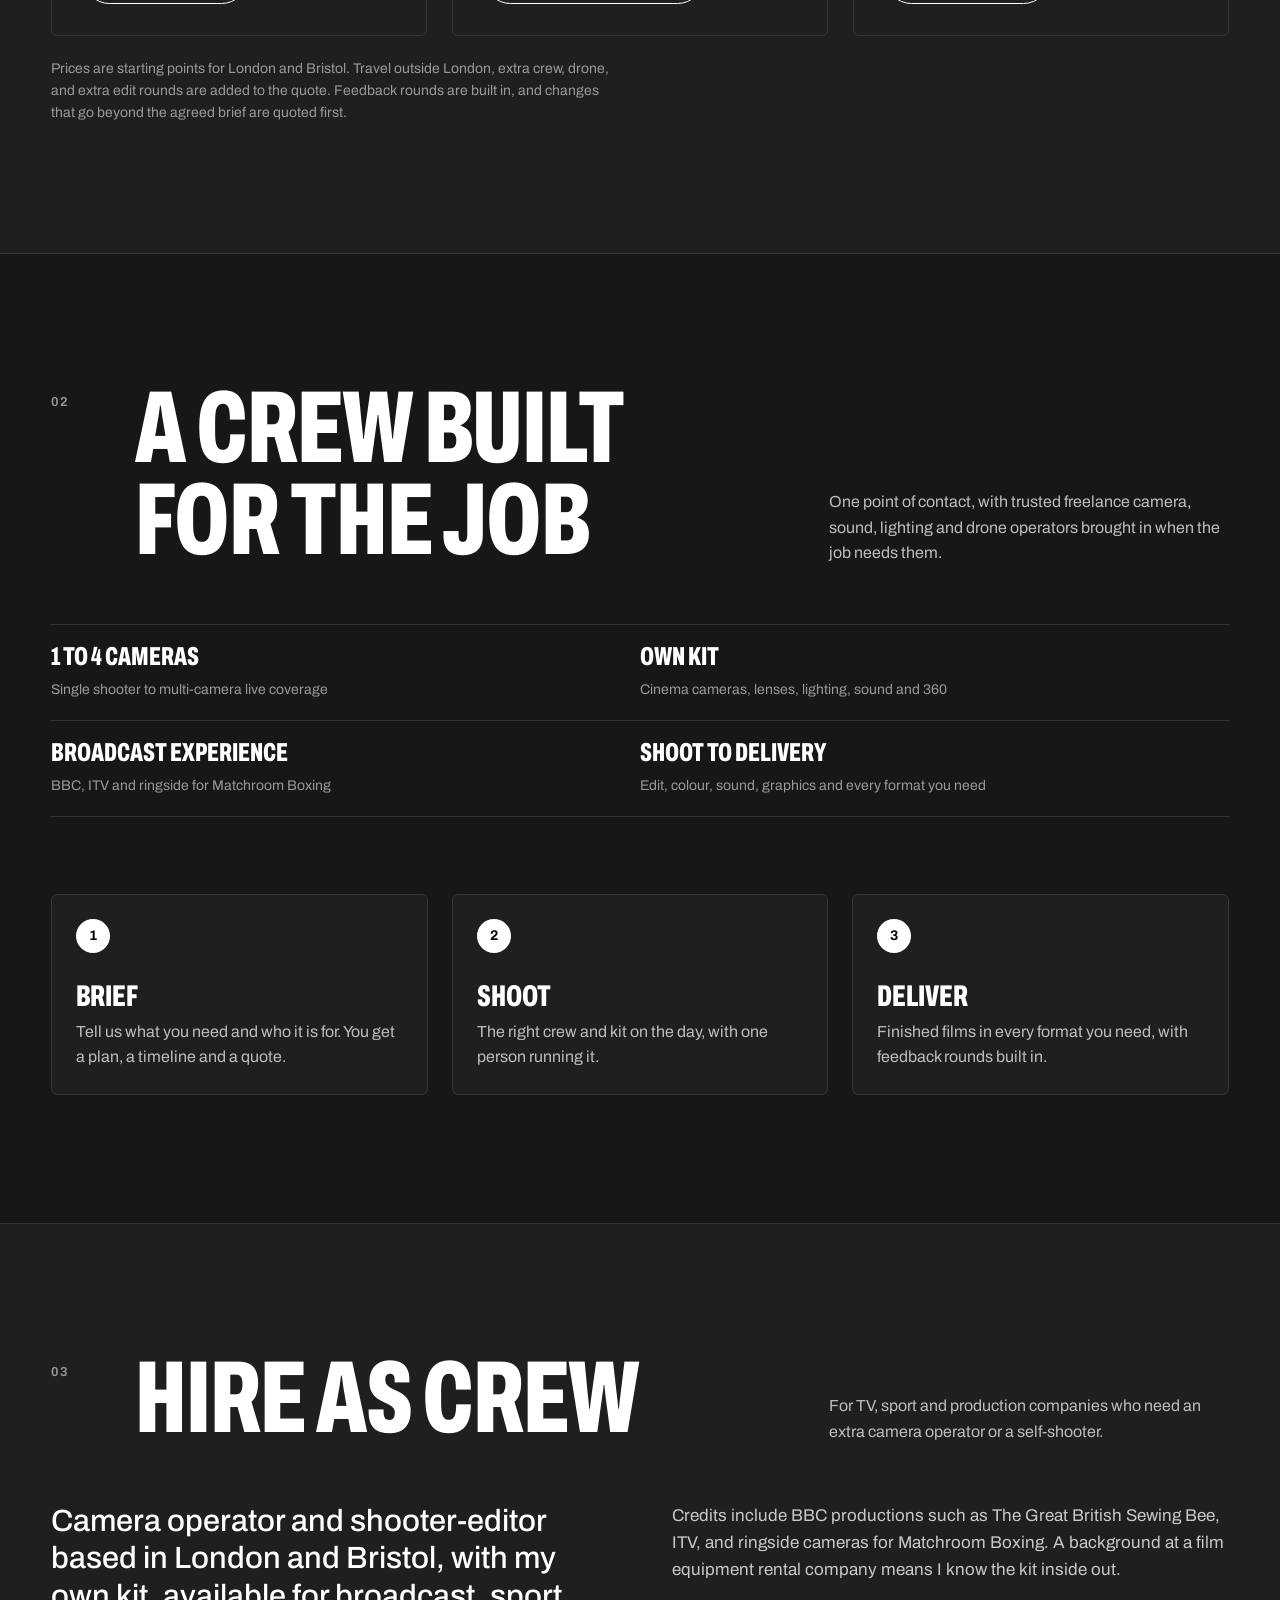
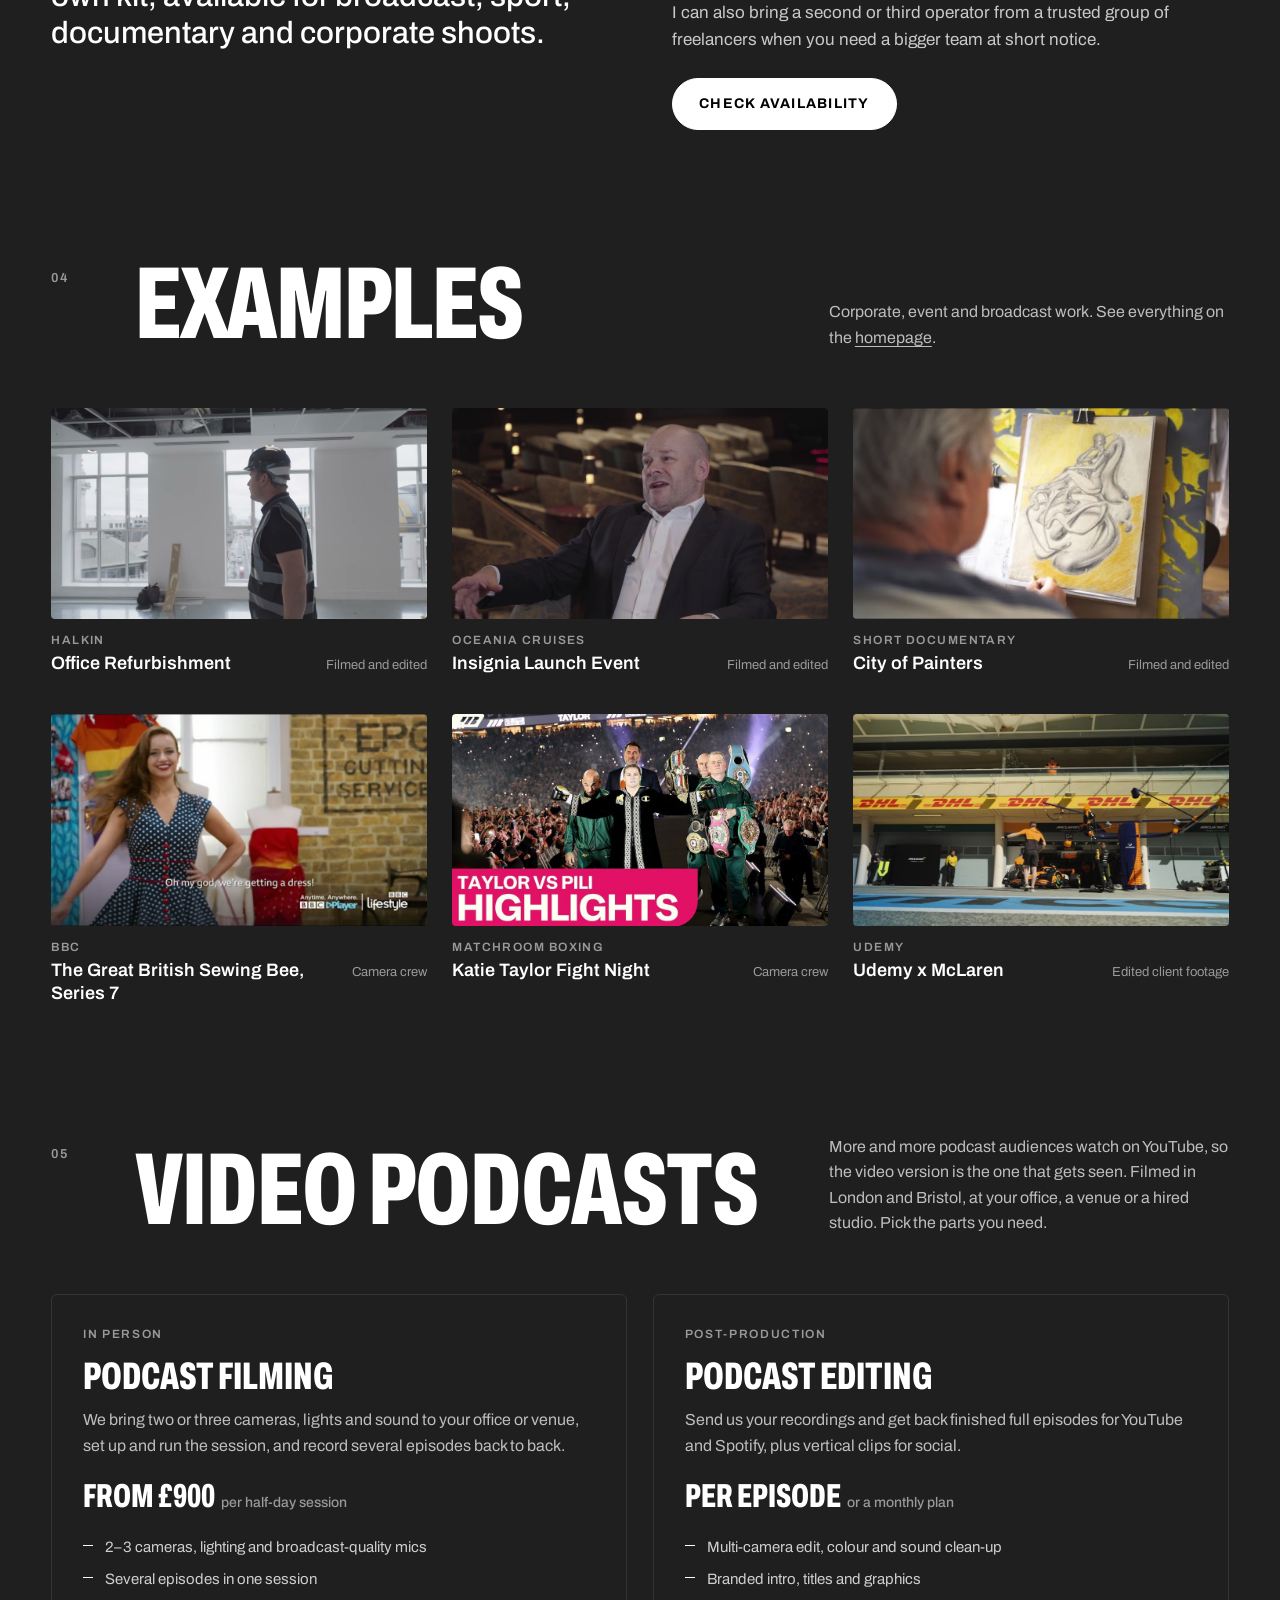
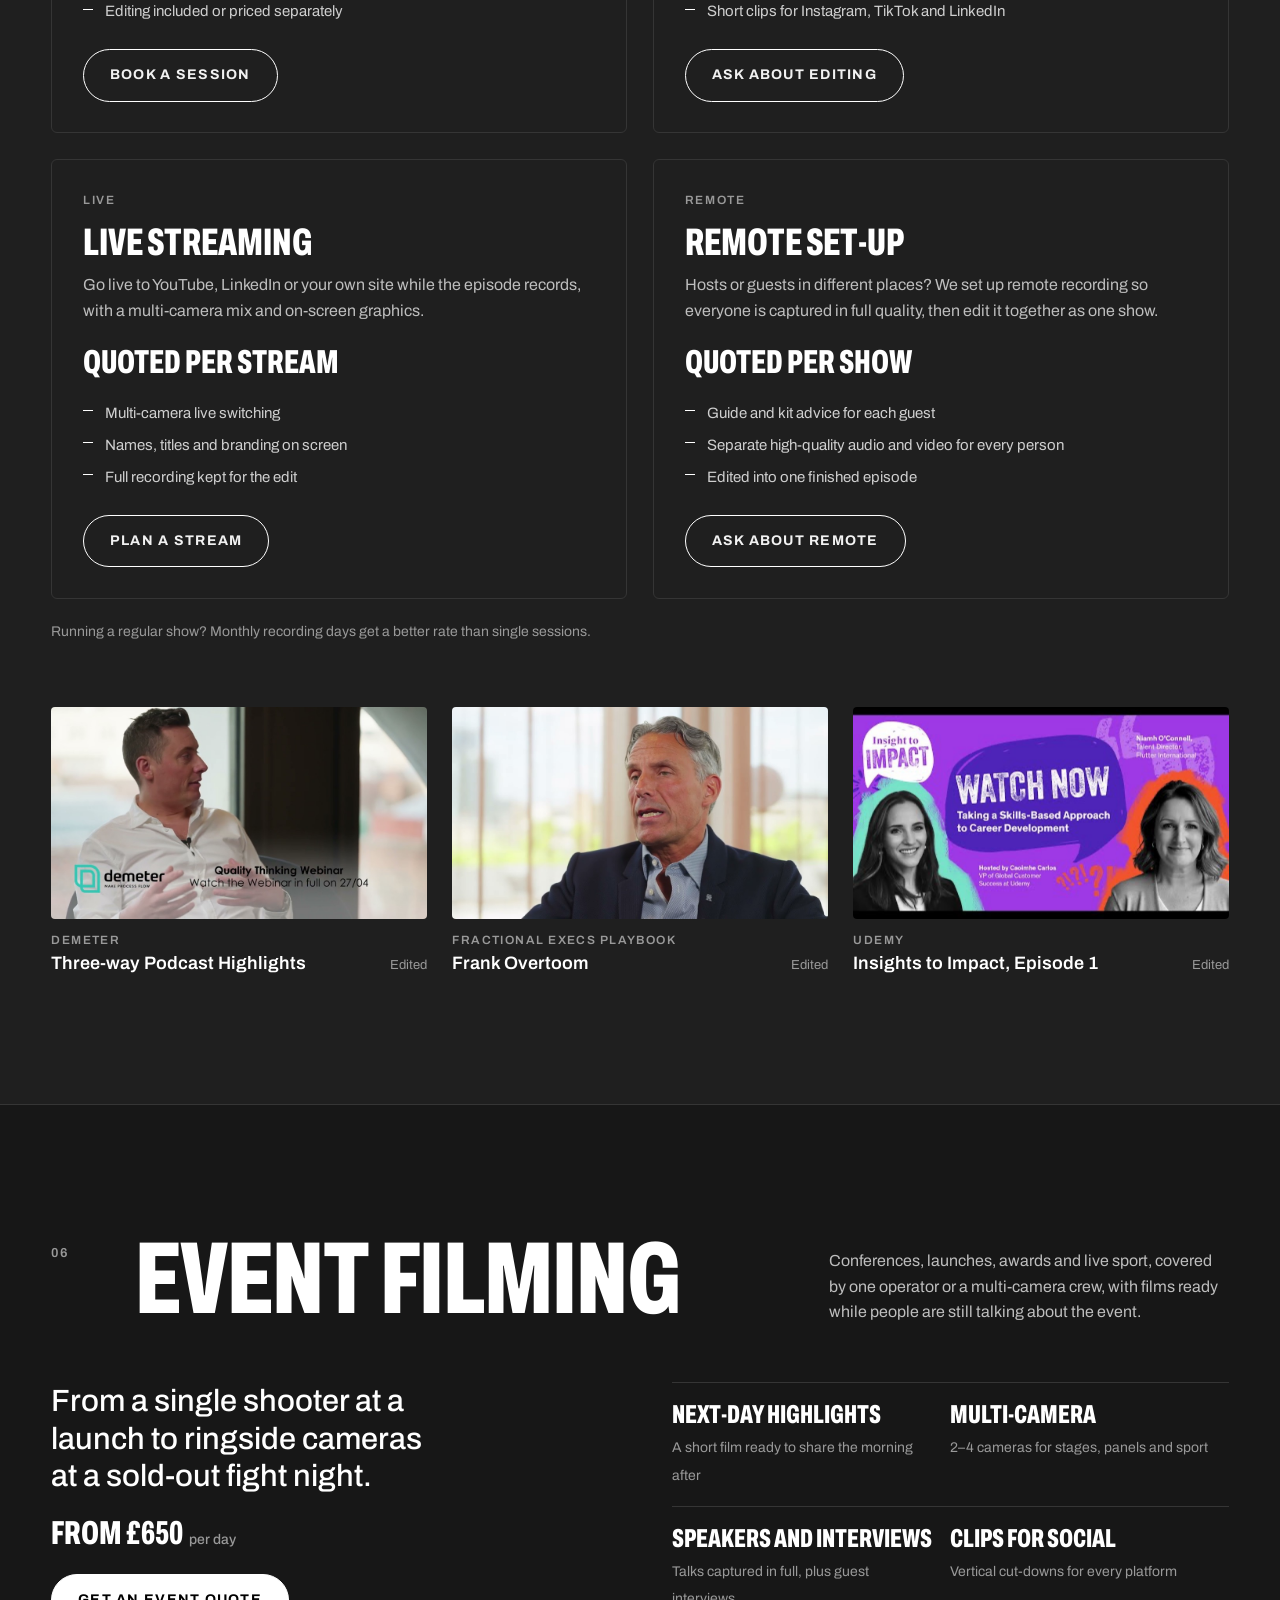
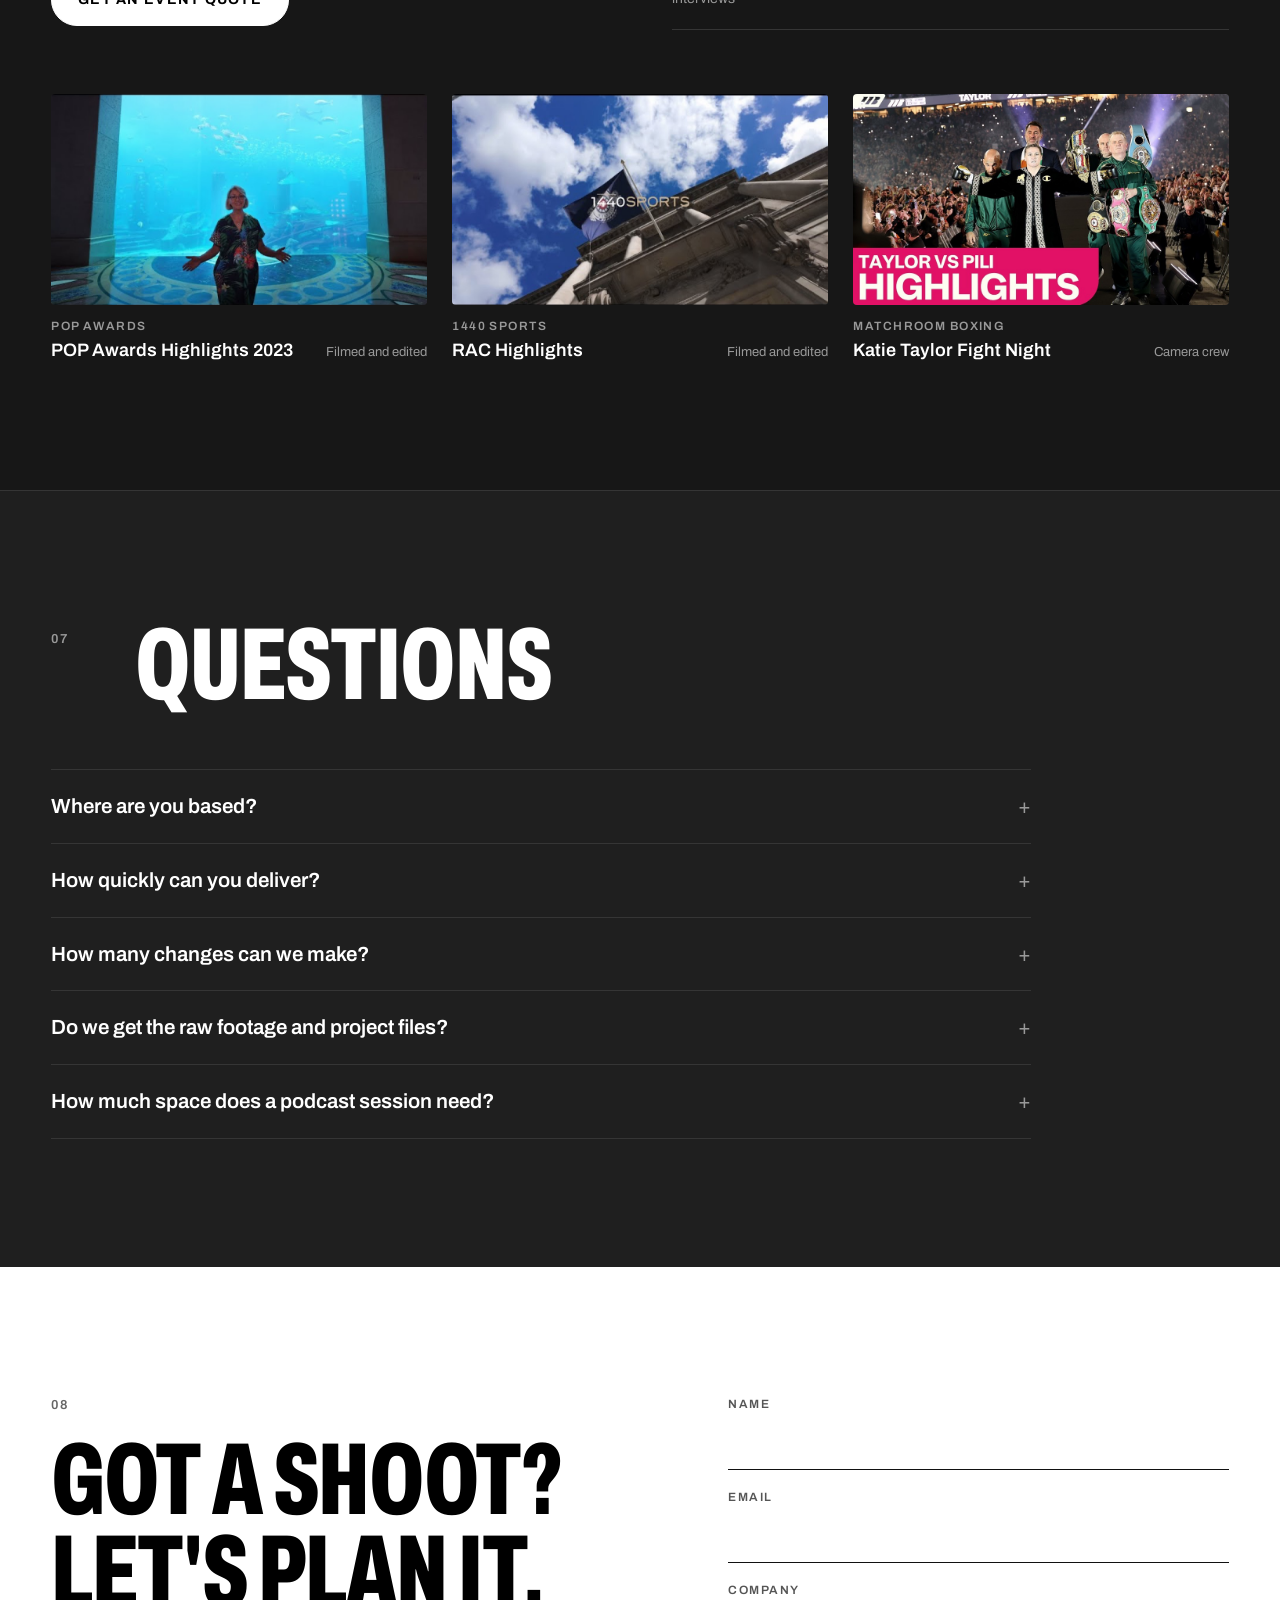
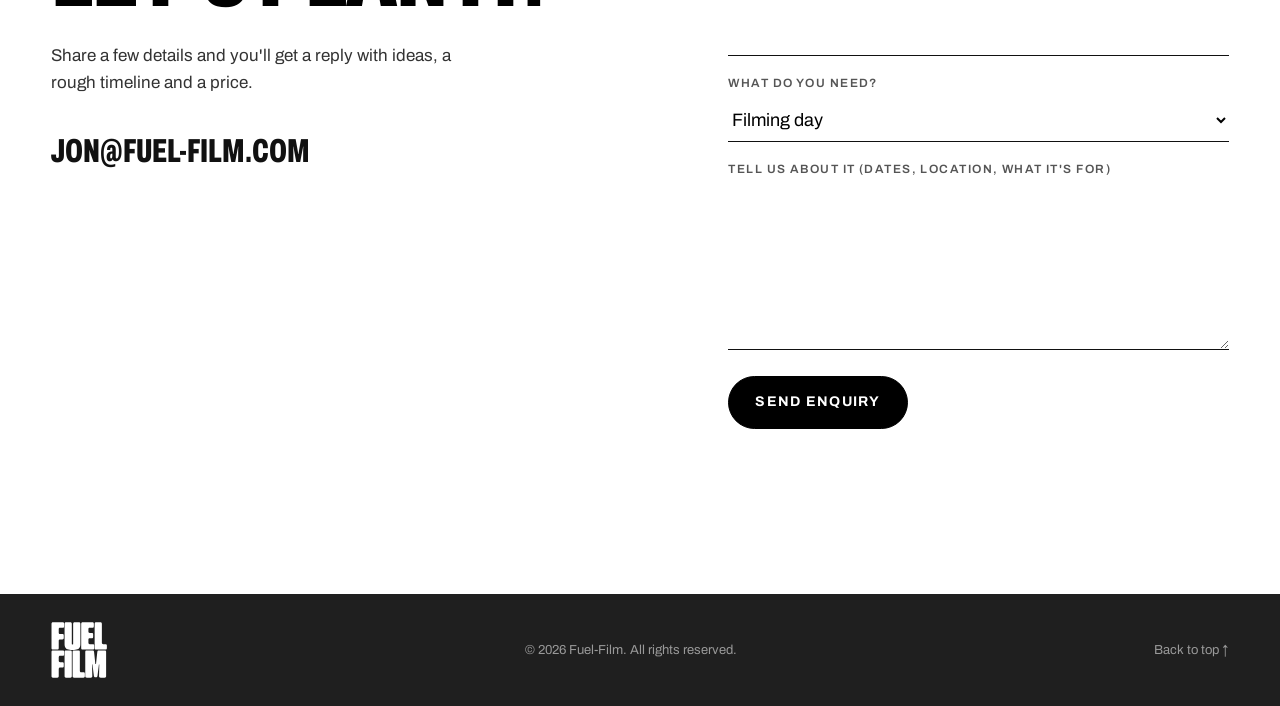
<file: production.html>
<!doctype html>
<html lang="en-GB">
<head>
  <meta charset="utf-8">
  <meta name="viewport" content="width=device-width, initial-scale=1, viewport-fit=cover">
  <title>Video Production, Podcasts and Event Filming in London and Bristol | Fuel-Film</title>
  <meta name="description" content="Video production in London and Bristol: branded documentaries, event filming, video podcasts and crewed shoots, from a single operator to a multi-camera crew. Clear starting prices. Also available as a camera operator for TV and production companies.">
  <meta name="theme-color" content="#1f1f1f">
  <meta property="og:title" content="Video Production in London and Bristol | Fuel-Film">
  <meta property="og:description" content="Branded documentaries, events, podcasts and crewed shoots in London and Bristol.">
  <meta property="og:image" content="https://fuel-film.com/assets/og.png">
  <meta property="og:url" content="https://fuel-film.com/production.html">
  <link rel="canonical" href="https://fuel-film.com/production.html">
  <meta property="og:type" content="website">
  <link rel="icon" href="favicon.svg" type="image/svg+xml">
  <link rel="apple-touch-icon" href="assets/apple-touch-icon.png">
  <link rel="preconnect" href="https://fonts.googleapis.com">
  <link rel="preconnect" href="https://fonts.gstatic.com" crossorigin>
  <link href="https://fonts.googleapis.com/css2?family=Archivo:wdth,wght@62..125,300..900&display=swap" rel="stylesheet">
  <link rel="stylesheet" href="css/style.css?v=7">
</head>
<body>
  <a class="skip" href="#packages">Skip to packages</a>

  <header class="site-head" id="top">
    <a class="brand" href="index.html" aria-label="Fuel-Film home"><img src="assets/logo.svg" alt="Fuel-Film" width="44" height="44"></a>
    <nav class="nav" aria-label="Main">
      <a href="index.html#work">Work</a>
      <a href="production.html" aria-current="page">Production</a>
      <a href="index.html#about">About</a>
      <a class="nav-cta" href="#contact">Start a project</a>
    </nav>
    <button class="menu-btn" type="button" aria-expanded="false" aria-controls="menu">Menu</button>
  </header>

  <div class="menu" id="menu" hidden>
    <nav aria-label="Mobile">
      <a href="index.html#work">Work</a>
      <a href="production.html">Production</a>
      <a href="index.html#about">About</a>
      <a href="#contact">Contact</a>
    </nav>
    <p class="menu-foot">Film · Edit · 3D Animation</p>
  </div>

  <main>
    <section class="page-hero has-img">
      <img class="page-hero-img" src="assets/production-hero.jpg?v=2" alt="" width="1280" height="720" fetchpriority="high">
      <div class="wrap">
        <div>
          <span class="kicker">Fuel-Film · London &amp; Bristol</span>
          <h1>Production</h1>
        </div>
        <div>
          <p>Branded documentaries, events, podcasts and crewed shoots, planned and run by one person from brief to delivery. The crew is built around the job, from a single operator to a multi-camera team, so you only pay for what the film needs.</p>
          <div class="jump"><a href="#packages">Packages</a><a href="#crew">Hire as crew</a><a href="#work">Examples</a><a href="#podcasts">Podcasts</a><a href="#events">Events</a><a href="#faq">FAQ</a></div>
        </div>
      </div>
    </section>

    <!-- PACKAGES -->
    <section class="section wrap" id="packages">
      <div class="sec-head reveal">
        <span class="idx">01</span>
        <h2>Ways to work together</h2>
        <p>Starting prices for the most common jobs. Every project gets a clear quote before anything is booked.</p>
      </div>
      <div class="packages">
        <article class="package reveal">
          <span class="tag">Single operator</span>
          <h3>Filming day</h3>
          <p>One experienced shooter with camera, lenses, lights and sound. Ideal for interviews, behind the scenes, product and office films.</p>
          <div class="price">From £550<small>per day</small></div>
          <ul class="ticks"><li>Full camera, lighting and sound kit</li><li>Half days from £350</li><li>Editing priced separately, or as a package</li></ul>
          <a class="btn btn-line" href="#contact" data-type="Filming day">Get a quote</a>
        </article>
        <article class="package reveal">
          <span class="tag">Events</span>
          <h3>Event filming</h3>
          <p>Conferences, launches, awards and live sport, with a highlights film ready the next day and clips for social.</p>
          <div class="price">From £650<small>per day</small></div>
          <ul class="ticks"><li>One operator, or a 2–3 camera crew for bigger events</li><li>Speaker and interview capture</li><li>Next-day highlights option</li></ul>
          <a class="btn btn-line" href="#events">See event filming</a>
        </article>
        <article class="package reveal">
          <span class="tag">Featured</span>
          <h3>Branded documentary</h3>
          <p>A short documentary about your people, places and work. Made to feel real, not like an advert, for your website, pitches and social.</p>
          <div class="price">From £2,500<small>per film</small></div>
          <ul class="ticks"><li>Planning, shoot days and edit</li><li>Crew sized to the story</li><li>Cut-downs for social included</li></ul>
          <a class="btn btn-line" href="#contact" data-type="Branded documentary">Get a quote</a>
        </article>
      </div>
      <p class="small-print reveal">Prices are starting points for London and Bristol. Travel outside London, extra crew, drone, and extra edit rounds are added to the quote. Feedback rounds are built in, and changes that go beyond the agreed brief are quoted first.</p>
    </section>

    <!-- HOW A CREWED SHOOT WORKS -->
    <section class="section section-alt">
      <div class="wrap">
        <div class="sec-head reveal">
          <span class="idx">02</span>
          <h2>A crew built for the job</h2>
          <p>One point of contact, with trusted freelance camera, sound, lighting and drone operators brought in when the job needs them.</p>
        </div>
        <ul class="facts reveal">
          <li><b>1 to 4 cameras</b><span>Single shooter to multi-camera live coverage</span></li>
          <li><b>Own kit</b><span>Cinema cameras, lenses, lighting, sound and 360</span></li>
          <li><b>Broadcast experience</b><span>BBC, ITV and ringside for Matchroom Boxing</span></li>
          <li><b>Shoot to delivery</b><span>Edit, colour, sound, graphics and every format you need</span></li>
        </ul>
        <ol class="steps">
          <li class="reveal"><span>1</span><h3>Brief</h3><p>Tell us what you need and who it is for. You get a plan, a timeline and a quote.</p></li>
          <li class="reveal"><span>2</span><h3>Shoot</h3><p>The right crew and kit on the day, with one person running it.</p></li>
          <li class="reveal"><span>3</span><h3>Deliver</h3><p>Finished films in every format you need, with feedback rounds built in.</p></li>
        </ol>
      </div>
    </section>

    <!-- FREELANCE / CREW HIRE -->
    <section class="section wrap" id="crew">
      <div class="sec-head reveal">
        <span class="idx">03</span>
        <h2>Hire as crew</h2>
        <p>For TV, sport and production companies who need an extra camera operator or a self-shooter.</p>
      </div>
      <div class="split">
        <p class="big reveal">Camera operator and shooter-editor based in London and Bristol, with my own kit, available for broadcast, sport, documentary and corporate shoots.</p>
        <div class="reveal">
          <p>Credits include BBC productions such as The Great British Sewing Bee, ITV, and ringside cameras for Matchroom Boxing. A background at a film equipment rental company means I know the kit inside out.</p>
          <p>I can also bring a second or third operator from a trusted group of freelancers when you need a bigger team at short notice.</p>
          <div class="cta-row"><a class="btn btn-solid" href="#contact" data-type="Camera operator / crew hire">Check availability</a></div>
        </div>
      </div>
    </section>

    <!-- EXAMPLES -->
    <section class="section wrap" id="work">
      <div class="sec-head reveal">
        <span class="idx">04</span>
        <h2>Examples</h2>
        <p>Corporate, event and broadcast work. See everything on the <a href="index.html#archive" style="text-decoration:underline;text-underline-offset:3px">homepage</a>.</p>
      </div>
      <div class="grid" data-cats="corporate,broadcast" data-limit="6"></div>
    </section>

<!-- VIDEO PODCASTS -->
    <section class="section wrap" id="podcasts">
      <div class="sec-head reveal">
        <span class="idx">05</span>
        <h2>Video podcasts</h2>
        <p>More and more podcast audiences watch on YouTube, so the video version is the one that gets seen. Filmed in London and Bristol, at your office, a venue or a hired studio. Pick the parts you need.</p>
      </div>
      <div class="packages two">
        <article class="package reveal">
          <span class="tag">In person</span>
          <h3>Podcast filming</h3>
          <p>We bring two or three cameras, lights and sound to your office or venue, set up and run the session, and record several episodes back to back.</p>
          <div class="price">From £900<small>per half-day session</small></div>
          <ul class="ticks"><li>2–3 cameras, lighting and broadcast-quality mics</li><li>Several episodes in one session</li><li>Editing included or priced separately</li></ul>
          <a class="btn btn-line" href="#contact" data-type="Video podcast filming">Book a session</a>
        </article>
        <article class="package reveal">
          <span class="tag">Post-production</span>
          <h3>Podcast editing</h3>
          <p>Send us your recordings and get back finished full episodes for YouTube and Spotify, plus vertical clips for social.</p>
          <div class="price">Per episode<small>or a monthly plan</small></div>
          <ul class="ticks"><li>Multi-camera edit, colour and sound clean-up</li><li>Branded intro, titles and graphics</li><li>Short clips for Instagram, TikTok and LinkedIn</li></ul>
          <a class="btn btn-line" href="#contact" data-type="Podcast editing">Ask about editing</a>
        </article>
        <article class="package reveal">
          <span class="tag">Live</span>
          <h3>Live streaming</h3>
          <p>Go live to YouTube, LinkedIn or your own site while the episode records, with a multi-camera mix and on-screen graphics.</p>
          <div class="price">Quoted per stream</div>
          <ul class="ticks"><li>Multi-camera live switching</li><li>Names, titles and branding on screen</li><li>Full recording kept for the edit</li></ul>
          <a class="btn btn-line" href="#contact" data-type="Live streaming">Plan a stream</a>
        </article>
        <article class="package reveal">
          <span class="tag">Remote</span>
          <h3>Remote set-up</h3>
          <p>Hosts or guests in different places? We set up remote recording so everyone is captured in full quality, then edit it together as one show.</p>
          <div class="price">Quoted per show</div>
          <ul class="ticks"><li>Guide and kit advice for each guest</li><li>Separate high-quality audio and video for every person</li><li>Edited into one finished episode</li></ul>
          <a class="btn btn-line" href="#contact" data-type="Remote podcast set-up">Ask about remote</a>
        </article>
      </div>
      <p class="small-print reveal">Running a regular show? Monthly recording days get a better rate than single sessions.</p>
      <div class="grid podcast-examples" data-ids="Z66ZBnR0rkc,6KXvMAR1NaU,Jbkxl1xf1kE"></div>
    </section>

    <!-- EVENT FILMING -->
    <section class="section section-alt" id="events">
      <div class="wrap">
        <div class="sec-head reveal">
          <span class="idx">06</span>
          <h2>Event filming</h2>
          <p>Conferences, launches, awards and live sport, covered by one operator or a multi-camera crew, with films ready while people are still talking about the event.</p>
        </div>
        <div class="split">
          <div class="reveal">
            <p class="big">From a single shooter at a launch to ringside cameras at a sold-out fight night.</p>
            <div class="price">From £650<small>per day</small></div>
            <div class="cta-row"><a class="btn btn-solid" href="#contact" data-type="Event filming">Get an event quote</a></div>
          </div>
          <ul class="facts reveal">
            <li><b>Next-day highlights</b><span>A short film ready to share the morning after</span></li>
            <li><b>Multi-camera</b><span>2–4 cameras for stages, panels and sport</span></li>
            <li><b>Speakers and interviews</b><span>Talks captured in full, plus guest interviews</span></li>
            <li><b>Clips for social</b><span>Vertical cut-downs for every platform</span></li>
          </ul>
        </div>
        <div class="grid podcast-examples" data-ids="ty4zt0Yi-tk,W25_2XxxQxE,aFXAXar61RU"></div>
      </div>
    </section>

    <!-- FAQ -->
    <section class="section wrap" id="faq">
      <div class="sec-head reveal">
        <span class="idx">07</span>
        <h2>Questions</h2>
      </div>
      <div class="faq reveal">
        <details><summary>Where are you based?</summary><p>London and Bristol, and we travel across the UK and abroad. Travel and accommodation outside those areas are added to the quote.</p></details>
        <details><summary>How quickly can you deliver?</summary><p>Event highlights can be ready the next day. Brand films usually take two to four weeks from the shoot, depending on feedback rounds.</p></details>
        <details><summary>How many changes can we make?</summary><p>Feedback rounds are built in, and reasonable changes are fine until the film is right. Changes that go beyond the agreed brief are quoted before any work is done.</p></details>
        <details><summary>Do we get the raw footage and project files?</summary><p>You get the finished films in every format agreed. Raw footage and project files can be supplied for an extra fee, so ask when you brief us.</p></details>
        <details><summary>How much space does a podcast session need?</summary><p>A meeting room big enough for a table and two to four chairs is plenty. We bring everything else, and set up in about an hour.</p></details>
      </div>
    </section>

    <!-- CONTACT -->
    <section class="section contact" id="contact">
      <div class="wrap contact-grid">
        <div class="contact-intro reveal">
          <span class="idx">08</span>
          <h2>Got a shoot?<br>Let's plan it.</h2>
          <p>Share a few details and you'll get a reply with ideas, a rough timeline and a price.</p>
          <ul class="contact-links" id="contact-links"></ul>
        </div>
        <form class="form reveal" id="contact-form" novalidate>
          <label>Name<input type="text" name="name" autocomplete="name" required></label>
          <label>Email<input type="email" name="email" autocomplete="email" required></label>
          <label>Company<input type="text" name="company" autocomplete="organization"></label>
          <label>What do you need?
            <select name="type">
              <option>Filming day</option>
              <option>Event filming</option>
              <option>Branded documentary</option>
              <option>Camera operator / crew hire</option>
              <option>Video podcast filming</option>
              <option>Podcast editing</option>
              <option>Live streaming</option>
              <option>Remote podcast set-up</option>
              <option>Something else</option>
            </select>
          </label>
          <label>Tell us about it (dates, location, what it's for)<textarea name="message" rows="5" required></textarea></label>
          <button class="btn btn-solid" type="submit">Send enquiry</button>
          <p class="form-note" id="form-note" role="status"></p>
        </form>
      </div>
    </section>
  </main>

  <footer class="site-foot wrap">
    <img src="assets/logo.svg" alt="Fuel-Film" width="56" height="56" loading="lazy">
    <p>© <span id="year">2026</span> Fuel-Film. All rights reserved.</p>
    <a href="#top">Back to top ↑</a>
  </footer>

  <dialog class="player" id="player" aria-label="Video player">
    <button class="player-close" type="button" aria-label="Close video">Close ✕</button>
    <div class="player-frame" id="player-frame"></div>
    <div class="player-meta">
      <div><span id="player-client"></span><h3 id="player-title"></h3></div>
      <div class="player-right"><span id="player-role"></span><a id="player-link" target="_blank" rel="noopener">Open original ↗</a></div>
    </div>
  </dialog>

  <div class="grain" aria-hidden="true"></div>

  <script src="js/config.js?v=3"></script>
  <script src="js/projects.js?v=4"></script>
  <script src="js/page.js?v=4"></script>
</body>
</html>
</file>
<file: css/style.css>
/* Fuel-Film. Brand: white on near-black (#1f1f1f), monochrome. */
:root {
  --bg: #1f1f1f;
  --bg-deep: #171717;
  --panel: #272727;
  --line: #353535;
  --muted: #999;
  --text: #f2f2f2;
  --white: #fff;
  --gutter: clamp(16px, 4vw, 56px);
  --max: 1560px;
  --ease: cubic-bezier(.2, .7, .2, 1);
  --display: "Archivo", "Arial Narrow", Arial, sans-serif;
}

*, *::before, *::after { box-sizing: border-box; }
html { scroll-behavior: smooth; -webkit-text-size-adjust: 100%; }
body {
  margin: 0;
  background: var(--bg);
  color: var(--text);
  font-family: "Archivo", system-ui, -apple-system, "Segoe UI", sans-serif;
  font-size: 17px;
  line-height: 1.6;
  -webkit-font-smoothing: antialiased;
  overflow-x: hidden;
}
body.locked { overflow: hidden; }
img { max-width: 100%; display: block; }
a { color: inherit; text-decoration: none; }
button, input, select, textarea { font: inherit; color: inherit; }
h1, h2, h3, p { margin: 0; }
h2, h3, .btn, .nav a, .menu a, .menu-btn, .filter, .idx, .strip-label, .hero-foot {
  font-family: var(--display);
  text-transform: uppercase;
}
h2 {
  font-stretch: 62%;
  font-weight: 800;
  font-size: clamp(44px, 8vw, 120px);
  line-height: .9;
  letter-spacing: -.01em;
  color: var(--white);
  text-wrap: balance;
}
:focus-visible { outline: 2px solid var(--white); outline-offset: 3px; }
.wrap { width: 100%; max-width: var(--max); margin: 0 auto; padding-inline: var(--gutter); }
.skip { position: absolute; left: -999px; top: 0; background: var(--white); color: #000; padding: 10px 14px; z-index: 100; }
.skip:focus { left: 8px; top: 8px; }

/* film grain, as on the original site */
.grain {
  position: fixed; inset: 0; z-index: 60; pointer-events: none; opacity: .07; mix-blend-mode: overlay;
  background-image: url("data:image/svg+xml,%3Csvg xmlns='http://www.w3.org/2000/svg' width='180' height='180'%3E%3Cfilter id='n'%3E%3CfeTurbulence type='fractalNoise' baseFrequency='.9' numOctaves='2' stitchTiles='stitch'/%3E%3C/filter%3E%3Crect width='100%25' height='100%25' filter='url(%23n)'/%3E%3C/svg%3E");
}

/* ---------- header ---------- */
.site-head {
  position: fixed; inset: 0 0 auto 0; z-index: 50;
  display: flex; align-items: center; justify-content: space-between;
  padding: 14px var(--gutter);
  transition: background .3s, backdrop-filter .3s, border-color .3s;
  border-bottom: 1px solid transparent;
}
.site-head.scrolled { background: rgba(31, 31, 31, .82); backdrop-filter: blur(14px); -webkit-backdrop-filter: blur(14px); border-color: var(--line); }
.brand img { width: 44px; height: 44px; }
.nav { display: flex; align-items: center; gap: clamp(18px, 2.6vw, 40px); }
.nav a { font-weight: 600; font-size: 14px; letter-spacing: .08em; position: relative; padding: 6px 0; }
.nav a:not(.nav-cta)::after { content: ""; position: absolute; left: 0; right: 0; bottom: 0; height: 1px; background: currentColor; transform: scaleX(0); transform-origin: left; transition: transform .35s var(--ease); }
.nav a:not(.nav-cta):hover::after { transform: scaleX(1); }
.nav-cta { border: 1px solid var(--white); border-radius: 999px; padding: 9px 18px !important; transition: background .25s, color .25s; }
.nav-cta:hover { background: var(--white); color: #000; }
.menu-btn { display: none; background: none; border: 1px solid var(--white); border-radius: 999px; padding: 9px 18px; font-weight: 600; font-size: 14px; letter-spacing: .08em; cursor: pointer; }

.menu { position: fixed; inset: 0; z-index: 45; background: var(--bg); display: flex; flex-direction: column; justify-content: space-between; padding: 96px var(--gutter) 32px; }
.menu[hidden] { display: none; }
.menu nav { display: flex; flex-direction: column; }
.menu a { font-stretch: 62%; font-weight: 800; font-size: clamp(56px, 17vw, 96px); line-height: 1; color: var(--white); padding: 6px 0; border-bottom: 1px solid var(--line); }
.menu-foot { color: var(--muted); font-size: 13px; letter-spacing: .1em; text-transform: uppercase; }

/* ---------- hero ---------- */
.hero { position: relative; min-height: 100vh; min-height: 100svh; display: flex; flex-direction: column; justify-content: flex-end; overflow: hidden; background: #000; }
.hero-media, .hero-shade { position: absolute; inset: 0; }
.hero-poster { width: 100%; height: 100%; object-fit: cover; filter: saturate(.9); }
.hero-reel { position: absolute; inset: 0; opacity: 0; transition: opacity 1.2s ease; }
.hero-reel.on { opacity: 1; }
.hero-reel iframe, .hero-reel video {
  position: absolute; top: 50%; left: 50%; border: 0; pointer-events: none;
  width: max(100vw, 177.78vh); height: max(100vh, 56.25vw);
  transform: translate(-50%, -50%) scale(1.2);
}
.hero-reel video { object-fit: cover; transform: translate(-50%, -50%); }
.hero-shade { background: linear-gradient(180deg, rgba(23,23,23,.55) 0%, rgba(23,23,23,.15) 35%, rgba(23,23,23,.78) 78%, var(--bg) 100%); }
.hero-inner { position: relative; display: grid; grid-template-columns: auto minmax(0, 460px); justify-content: space-between; align-items: end; gap: 32px; padding-top: 120px; padding-bottom: 28px; }
.hero-logo img { width: clamp(210px, 33vw, 520px); height: auto; filter: drop-shadow(0 8px 40px rgba(0,0,0,.35)); }
.hero-lede { font-size: clamp(17px, 1.5vw, 21px); line-height: 1.45; color: var(--white); text-wrap: pretty; }
.cta-row { display: flex; flex-wrap: wrap; gap: 12px; margin-top: 24px; }
.hero-foot { position: relative; display: flex; justify-content: space-between; gap: 12px; padding-top: 16px; padding-bottom: 22px; border-top: 1px solid rgba(255,255,255,.22); font-size: 12px; font-weight: 600; letter-spacing: .14em; color: rgba(255,255,255,.8); }

.btn { display: inline-flex; align-items: center; gap: 10px; border-radius: 999px; padding: 14px 26px; font-weight: 700; font-size: 14px; letter-spacing: .09em; border: 1px solid var(--white); cursor: pointer; transition: background .25s, color .25s, transform .25s var(--ease); background: none; }
.btn:active { transform: scale(.97); }
.btn-solid { background: var(--white); color: #000; }
.btn-solid:hover { background: transparent; color: var(--white); }
.btn-line:hover { background: var(--white); color: #000; }
.tri { width: 0; height: 0; border-left: 10px solid currentColor; border-top: 6px solid transparent; border-bottom: 6px solid transparent; }

/* ---------- client strip ---------- */
.strip { border-bottom: 1px solid var(--line); padding: 26px 0 30px; overflow: hidden; }
.strip-label { text-align: center; color: var(--muted); font-size: 12px; font-weight: 600; letter-spacing: .16em; margin-bottom: 14px; }
.marquee { overflow: hidden; -webkit-mask-image: linear-gradient(90deg, transparent, #000 12%, #000 88%, transparent); mask-image: linear-gradient(90deg, transparent, #000 12%, #000 88%, transparent); }
.marquee-track { display: flex; width: max-content; animation: slide 48s linear infinite; }
.marquee-track span { font-family: var(--display); font-stretch: 62%; font-weight: 800; text-transform: uppercase; font-size: clamp(26px, 3.4vw, 46px); line-height: 1; white-space: nowrap; padding-right: .9em; color: var(--white); }
.marquee-track span::after { content: "/"; color: #555; padding-left: .9em; }
@keyframes slide { to { transform: translateX(-50%); } }

/* ---------- sections ---------- */
.section { padding-block: clamp(72px, 10vw, 150px); }
.section + .section:not(.section-alt):not(.contact) { padding-top: 0; }
.section-alt { background: var(--bg-deep); border-block: 1px solid var(--line); }
.section-alt + .section { padding-top: clamp(72px, 10vw, 150px) !important; }
.sec-head { display: grid; grid-template-columns: 64px minmax(0, 1fr) minmax(0, 400px); gap: 20px; align-items: end; margin-bottom: clamp(32px, 4.5vw, 64px); }
.idx { font-size: 13px; font-weight: 600; letter-spacing: .12em; color: var(--muted); align-self: start; padding-top: 10px; }
.sec-head p { color: #bdbdbd; font-size: 16px; text-wrap: pretty; }

/* ---------- tiles ---------- */
.tile { display: block; position: relative; color: var(--text); }
.tile-media { position: relative; overflow: hidden; background: var(--panel); aspect-ratio: 16 / 9; border-radius: 4px; }
.tile-media img { width: 100%; height: 100%; object-fit: cover; transition: transform .9s var(--ease), filter .5s; filter: saturate(.92); }
.tile:hover .tile-media img, .tile:focus-visible .tile-media img { transform: scale(1.045); filter: saturate(1.05); }
.tile-media::after { content: ""; position: absolute; inset: 0; background: linear-gradient(180deg, transparent 55%, rgba(0,0,0,.45)); opacity: 0; transition: opacity .4s; }
.tile:hover .tile-media::after { opacity: 1; }
.play { position: absolute; left: 16px; bottom: 16px; z-index: 2; display: inline-flex; align-items: center; gap: 8px; background: var(--white); color: #000; border-radius: 999px; padding: 8px 14px; font-family: var(--display); font-weight: 700; font-size: 12px; letter-spacing: .1em; text-transform: uppercase; opacity: 0; transform: translateY(8px); transition: opacity .35s, transform .35s var(--ease); }
.play .tri { border-left-width: 8px; border-top-width: 5px; border-bottom-width: 5px; }
.tile:hover .play, .tile:focus-visible .play { opacity: 1; transform: none; }
.tile-meta { display: grid; grid-template-columns: minmax(0, 1fr) auto; gap: 2px 16px; padding-top: 12px; }
.tile-client { grid-column: 1 / -1; font-size: 12px; font-weight: 600; letter-spacing: .12em; text-transform: uppercase; color: var(--muted); }
.tile h3 { font-family: "Archivo", sans-serif; text-transform: none; font-size: 18px; font-weight: 600; line-height: 1.3; color: var(--white); }
.tile-role { font-size: 13px; color: var(--muted); text-align: right; padding-top: 3px; }

/* text tiles for Instagram / Facebook links (no thumbnail available) */
.tile-text .tile-media { display: flex; flex-direction: column; justify-content: space-between; padding: 18px; border: 1px solid var(--line); background: linear-gradient(140deg, #2b2b2b, #1c1c1c); transition: border-color .3s, background .3s; }
.tile-text:hover .tile-media { border-color: #777; }
.tile-text .tile-media::after { display: none; }
.tt-host { font-size: 12px; font-weight: 600; letter-spacing: .12em; text-transform: uppercase; color: var(--muted); }
.tt-title { font-family: var(--display); font-stretch: 62%; font-weight: 800; text-transform: uppercase; font-size: clamp(28px, 3.2vw, 44px); line-height: .95; color: var(--white); }

/* selected work */
.features { display: grid; grid-template-columns: repeat(12, minmax(0, 1fr)); gap: clamp(28px, 3vw, 48px) clamp(16px, 2vw, 32px); }
.features .tile { grid-column: span 7; }
.features .tile:nth-child(4n+2), .features .tile:nth-child(4n+3) { grid-column: span 5; }
.features .tile-media { aspect-ratio: auto; height: clamp(250px, 33vw, 520px); }
.features .tile h3 { font-family: var(--display); font-stretch: 62%; font-weight: 800; text-transform: uppercase; font-size: clamp(28px, 3vw, 44px); line-height: 1; }

/* filters + grid */
.filters { display: flex; flex-wrap: wrap; gap: 8px; margin-bottom: 28px; }
.filter { background: none; border: 1px solid var(--line); border-radius: 999px; padding: 9px 16px; font-weight: 600; font-size: 13px; letter-spacing: .08em; color: #cfcfcf; cursor: pointer; white-space: nowrap; transition: background .2s, color .2s, border-color .2s; }
.filter sup { font-size: 10px; color: var(--muted); margin-left: 4px; }
.filter:hover { border-color: #888; color: var(--white); }
.filter[aria-selected="true"] { background: var(--white); border-color: var(--white); color: #000; }
.filter[aria-selected="true"] sup { color: #555; }
.grid { display: grid; grid-template-columns: repeat(3, minmax(0, 1fr)); gap: clamp(28px, 3vw, 44px) clamp(16px, 2vw, 28px); }
.grid .tile { animation: rise .5s var(--ease) both; }
@keyframes rise { from { opacity: 0; transform: translateY(14px); } }
.more-row { display: flex; justify-content: center; margin-top: 48px; }

/* ---------- services ---------- */
.services { display: grid; grid-template-columns: repeat(4, minmax(0, 1fr)); border-top: 1px solid var(--line); }
.service { padding: 28px 28px 36px 0; border-right: 1px solid var(--line); margin-right: 28px; }
.service:last-child { border-right: 0; margin-right: 0; padding-right: 0; }
.service-n { display: block; font-size: 13px; font-weight: 600; letter-spacing: .12em; color: var(--muted); margin-bottom: 44px; }
.service h3 { font-stretch: 62%; font-weight: 800; font-size: clamp(30px, 2.8vw, 42px); line-height: 1; color: var(--white); margin-bottom: 14px; }
.service p, .steps p { color: #bdbdbd; font-size: 16px; }
.steps { list-style: none; margin: clamp(48px, 6vw, 88px) 0 0; padding: 0; display: grid; grid-template-columns: repeat(3, minmax(0, 1fr)); gap: 24px; }
.steps li { background: var(--bg); border: 1px solid var(--line); border-radius: 6px; padding: 24px; }
.steps span { display: inline-grid; place-items: center; width: 34px; height: 34px; border-radius: 50%; background: var(--white); color: #000; font-weight: 700; font-size: 14px; margin-bottom: 28px; }
.steps h3 { font-stretch: 62%; font-weight: 800; font-size: 30px; line-height: 1; color: var(--white); margin-bottom: 8px; }

/* ---------- about ---------- */
.about { display: grid; grid-template-columns: minmax(0, 5fr) minmax(0, 6fr); gap: clamp(28px, 5vw, 88px); align-items: start; }
.about-photo { margin: 0; }
.about-photo img { width: 100%; height: auto; border-radius: 4px; }
.about-photo figcaption { font-size: 12px; font-weight: 600; letter-spacing: .12em; text-transform: uppercase; color: var(--muted); padding-top: 10px; }
.about-text p { color: #c9c9c9; margin-bottom: 18px; max-width: 62ch; }
.about-text .big { font-size: clamp(24px, 2.5vw, 36px); line-height: 1.22; font-weight: 500; color: var(--white); margin-bottom: 28px; text-wrap: balance; }
.tags { list-style: none; padding: 0; margin: 32px 0 0; display: flex; flex-wrap: wrap; gap: 8px; }
.tags li { border: 1px solid var(--line); border-radius: 999px; padding: 6px 14px; font-size: 13px; color: #cfcfcf; }

/* ---------- contact ---------- */
.contact { background: var(--white); color: #111; }
.contact h2 { color: #000; }
.contact .idx { color: #666; display: block; margin-bottom: 18px; padding: 0; }
.contact-grid { display: grid; grid-template-columns: minmax(0, 6fr) minmax(0, 5fr); gap: clamp(32px, 6vw, 96px); }
.contact-intro p { margin-top: 24px; max-width: 44ch; color: #333; }
.contact-links { list-style: none; padding: 0; margin: 36px 0 0; display: grid; gap: 4px; }
.contact-links a { font-family: var(--display); font-stretch: 62%; font-weight: 800; text-transform: uppercase; font-size: clamp(26px, 2.6vw, 38px); line-height: 1.15; border-bottom: 2px solid transparent; transition: border-color .25s; overflow-wrap: anywhere; }
.contact-links a:hover { border-color: #000; }
.form { display: grid; gap: 18px; align-content: start; }
.form label { display: grid; gap: 6px; font-size: 12px; font-weight: 600; letter-spacing: .12em; text-transform: uppercase; color: #555; }
.form input, .form select, .form textarea { width: 100%; background: transparent; border: 0; border-bottom: 1px solid #111; border-radius: 0; padding: 10px 0; font-size: 18px; letter-spacing: 0; text-transform: none; color: #000; font-weight: 400; }
.form textarea { resize: vertical; }
.form input:focus, .form select:focus, .form textarea:focus { outline: none; border-bottom-width: 2px; padding-bottom: 9px; }
.form .btn { justify-self: start; border-color: #000; background: #000; color: #fff; margin-top: 8px; }
.form .btn:hover { background: transparent; color: #000; }
.form-note { font-size: 14px; color: #333; min-height: 1.4em; }

/* ---------- footer ---------- */
.site-foot { display: flex; align-items: center; justify-content: space-between; gap: 16px; padding-block: 28px; font-size: 13px; color: var(--muted); }
.site-foot img { width: 56px; height: 56px; }
.site-foot a:hover { color: var(--white); }

/* ---------- video player ---------- */
.player { width: min(1280px, 100vw - 32px); max-width: none; max-height: none; border: 0; padding: 0; background: transparent; color: var(--text); overflow: visible; }
.player::backdrop { background: rgba(10, 10, 10, .92); backdrop-filter: blur(8px); -webkit-backdrop-filter: blur(8px); }
.player-frame { aspect-ratio: 16 / 9; max-height: 74vh; margin: 0 auto; background: #000; border-radius: 4px; overflow: hidden; }
.player-frame iframe { width: 100%; height: 100%; border: 0; display: block; }
.player-close { display: block; margin: 0 0 10px auto; background: none; border: 0; cursor: pointer; font-family: var(--display); font-weight: 600; font-size: 13px; letter-spacing: .1em; text-transform: uppercase; padding: 8px 0; color: var(--white); }
.player-meta { display: flex; justify-content: space-between; gap: 20px; padding-top: 14px; }
.player-meta span { font-size: 12px; font-weight: 600; letter-spacing: .12em; text-transform: uppercase; color: var(--muted); }
.player-meta h3 { font-family: "Archivo", sans-serif; text-transform: none; font-size: 20px; font-weight: 600; color: var(--white); }
.player-right { text-align: right; display: grid; gap: 4px; align-content: start; }
.player-right a { font-size: 13px; text-decoration: underline; text-underline-offset: 3px; color: #cfcfcf; }

/* ---------- scroll reveal ---------- */
.js .reveal { opacity: 0; transform: translateY(22px); transition: opacity .8s var(--ease), transform .8s var(--ease); }
.js .reveal.in { opacity: 1; transform: none; }

/* ---------- tablet ---------- */
@media (max-width: 1000px) {
  .grid { grid-template-columns: repeat(2, minmax(0, 1fr)); }
  .services { grid-template-columns: repeat(2, minmax(0, 1fr)); }
  .service { border-bottom: 1px solid var(--line); }
  .service:nth-child(2n) { border-right: 0; margin-right: 0; padding-right: 0; }
  .sec-head { grid-template-columns: 48px minmax(0, 1fr); }
  .sec-head p { grid-column: 2; max-width: 52ch; }
}

/* ---------- phone ---------- */
@media (max-width: 720px) {
  body { font-size: 16px; }
  .nav { display: none; }
  .menu-btn { display: block; }
  .hero-inner { grid-template-columns: 1fr; gap: 22px; padding-bottom: 22px; }
  .hero-logo img { width: min(62vw, 300px); }
  .hero-foot { font-size: 10px; letter-spacing: .1em; }
  .cta-row .btn { flex: 1 1 auto; justify-content: center; }
  .sec-head { grid-template-columns: 1fr; gap: 10px; }
  .sec-head p { grid-column: 1; }
  .idx { padding-top: 0; }
  .features { grid-template-columns: 1fr; }
  .features .tile, .features .tile:nth-child(n) { grid-column: 1; }
  .features .tile-media { height: auto; aspect-ratio: 16 / 10; }
  .grid { grid-template-columns: 1fr; }
  .play { opacity: 1; transform: none; left: 12px; bottom: 12px; }
  .filters { flex-wrap: nowrap; overflow-x: auto; margin-inline: calc(var(--gutter) * -1); padding-inline: var(--gutter); scrollbar-width: none; -webkit-overflow-scrolling: touch; }
  .filters::-webkit-scrollbar { display: none; }
  .services { grid-template-columns: 1fr; }
  .service, .service:nth-child(n) { border-right: 0; margin-right: 0; padding: 22px 0 26px; }
  .service-n { margin-bottom: 18px; }
  /* phones: the three steps sit on one line, titles only */
  .steps { gap: 8px; margin-top: 28px; }
  .steps li { padding: 14px 12px; }
  .steps p { display: none; }
  .steps span { width: 28px; height: 28px; font-size: 13px; margin-bottom: 12px; }
  .steps h3 { font-size: clamp(20px, 6.4vw, 26px); margin-bottom: 0; }
  .about, .contact-grid { grid-template-columns: 1fr; }
  .player-meta { flex-direction: column; gap: 8px; }
  .player-right { text-align: left; }
  .site-foot { flex-wrap: wrap; }
}

@media (prefers-reduced-motion: reduce) {
  html { scroll-behavior: auto; }
  .marquee-track, .grid .tile { animation: none; }
  .js .reveal { opacity: 1; transform: none; transition: none; }
  .tile-media img { transition: none; }
}

/* ---------- inner pages (production, podcasts) ---------- */
.nav a[aria-current="page"]::after { transform: scaleX(1) !important; }
.page-hero { position: relative; padding: clamp(140px, 18vw, 230px) 0 clamp(48px, 6vw, 90px); border-bottom: 1px solid var(--line); overflow: hidden; }
.page-hero::before { content: ""; position: absolute; inset: 0; background: radial-gradient(1200px 500px at 85% 0%, rgba(255,255,255,.07), transparent 60%); pointer-events: none; }
.page-hero .wrap { position: relative; display: grid; grid-template-columns: minmax(0, 1fr) minmax(0, 460px); gap: 32px; align-items: end; }
/* header image on inner pages */
.page-hero.has-img { min-height: min(82vh, 760px); display: flex; align-items: flex-end; border-bottom: 0; }
.page-hero.has-img .wrap { width: 100%; }
.page-hero-img { position: absolute; inset: 0; width: 100%; height: 100%; object-fit: cover; object-position: 70% 30%; filter: saturate(.9); }
.page-hero.has-img::before { background: linear-gradient(90deg, rgba(23,23,23,.88) 0%, rgba(23,23,23,.45) 45%, rgba(23,23,23,.1) 75%), linear-gradient(180deg, rgba(23,23,23,.5) 0%, transparent 30%, transparent 55%, var(--bg) 100%); z-index: 1; }
.page-hero.has-img .wrap { z-index: 2; }
.page-hero.has-img .jump a { background: rgba(23,23,23,.45); border-color: rgba(255,255,255,.28); -webkit-backdrop-filter: blur(6px); backdrop-filter: blur(6px); }
.podcast-examples { margin-top: clamp(40px, 5vw, 64px); }
.page-hero-img { object-position: 75% 35%; }
@media (max-width: 1200px) {
  .page-hero.has-img .wrap { grid-template-columns: minmax(0, 1fr); gap: 20px; }
  .page-hero.has-img .wrap > div:last-child { max-width: 560px; }
}
@media (max-width: 720px) {
  .page-hero.has-img { min-height: 0; padding-top: 120px; }
  .page-hero-img { object-position: 78% 20%; }
  .page-hero.has-img::before { background: linear-gradient(180deg, rgba(23,23,23,.35) 0%, rgba(23,23,23,.55) 40%, rgba(23,23,23,.92) 70%, var(--bg) 100%); }
}
.page-hero h1 { font-family: var(--display); text-transform: uppercase; font-stretch: 62%; font-weight: 800; font-size: clamp(64px, 12vw, 190px); line-height: .85; color: var(--white); letter-spacing: -.01em; }
.page-hero .kicker { display: block; font-family: var(--display); font-size: 13px; font-weight: 600; letter-spacing: .14em; text-transform: uppercase; color: var(--muted); margin-bottom: 18px; }
.page-hero p { font-size: clamp(17px, 1.5vw, 21px); line-height: 1.45; color: var(--white); text-wrap: pretty; }
.jump { display: flex; flex-wrap: wrap; gap: 8px; margin-top: 22px; }
.jump a { border: 1px solid var(--line); border-radius: 999px; padding: 8px 16px; font-family: var(--display); font-weight: 600; font-size: 13px; letter-spacing: .08em; text-transform: uppercase; color: #cfcfcf; transition: border-color .2s, color .2s; }
.jump a:hover { border-color: var(--white); color: var(--white); }

.packages { display: grid; grid-template-columns: repeat(3, minmax(0, 1fr)); gap: clamp(16px, 2vw, 28px); }
.packages.two { grid-template-columns: repeat(2, minmax(0, 1fr)); }
.package { display: flex; flex-direction: column; border: 1px solid var(--line); border-radius: 6px; padding: clamp(22px, 2.4vw, 34px); background: var(--bg); }
.section-alt .package { background: var(--bg); }
.package .tag { font-family: var(--display); font-size: 12px; font-weight: 600; letter-spacing: .14em; text-transform: uppercase; color: var(--muted); }
.package h3 { font-stretch: 62%; font-weight: 800; font-size: clamp(32px, 3vw, 46px); line-height: .95; color: var(--white); margin: 14px 0 12px; }
.package > p { color: #bdbdbd; font-size: 16px; }
.price { font-family: var(--display); font-stretch: 62%; font-weight: 800; text-transform: uppercase; font-size: clamp(30px, 2.6vw, 40px); line-height: 1; color: var(--white); margin: 22px 0 4px; }
.price small { font-family: "Archivo", sans-serif; font-stretch: 100%; font-weight: 500; text-transform: none; font-size: 14px; color: var(--muted); margin-left: 6px; }
.ticks { list-style: none; padding: 0; margin: 18px 0 26px; display: grid; gap: 8px; color: #cfcfcf; font-size: 15px; }
.ticks li { position: relative; padding-left: 22px; }
.ticks li::before { content: ""; position: absolute; left: 0; top: .62em; width: 10px; height: 1px; background: var(--white); }
.package .btn { margin-top: auto; align-self: flex-start; }
.small-print { color: var(--muted); font-size: 14px; margin-top: 22px; max-width: 70ch; }

.split { display: grid; grid-template-columns: minmax(0, 1fr) minmax(0, 1fr); gap: clamp(28px, 5vw, 88px); align-items: start; }
.split .big { font-size: clamp(24px, 2.4vw, 34px); line-height: 1.22; font-weight: 500; color: var(--white); text-wrap: balance; }
.split p { color: #c9c9c9; margin-bottom: 16px; max-width: 62ch; }
.facts { list-style: none; padding: 0; margin: 0; display: grid; grid-template-columns: repeat(2, minmax(0, 1fr)); border-top: 1px solid var(--line); }
.facts li { padding: 18px 16px 18px 0; border-bottom: 1px solid var(--line); }
.facts b { display: block; font-family: var(--display); font-stretch: 62%; font-weight: 800; text-transform: uppercase; font-size: 26px; line-height: 1; color: var(--white); margin-bottom: 6px; }
.facts span { color: var(--muted); font-size: 14px; }

.faq { border-top: 1px solid var(--line); max-width: 980px; }
.faq details { border-bottom: 1px solid var(--line); }
.faq summary { cursor: pointer; list-style: none; display: flex; justify-content: space-between; gap: 20px; padding: 20px 0; font-size: clamp(18px, 1.6vw, 22px); font-weight: 600; color: var(--white); }
.faq summary::-webkit-details-marker { display: none; }
.faq summary::after { content: "+"; font-weight: 400; color: var(--muted); }
.faq details[open] summary::after { content: "−"; }
.faq details p { color: #c9c9c9; padding: 0 0 22px; max-width: 70ch; }

@media (max-width: 1000px) {
  .packages { grid-template-columns: repeat(2, minmax(0, 1fr)); }
}
@media (max-width: 720px) {
  .page-hero .wrap, .split, .packages, .packages.two { grid-template-columns: 1fr; }
  .facts { grid-template-columns: 1fr; }
}

/* homepage: hire crew / commission a production */
.paths { display: grid; grid-template-columns: repeat(2, minmax(0, 1fr)); gap: clamp(16px, 2vw, 28px); }
.path { position: relative; display: flex; flex-direction: column; border: 1px solid var(--line); border-radius: 6px; padding: clamp(26px, 3vw, 44px); background: linear-gradient(150deg, #262626, #1b1b1b); transition: border-color .3s; }
.path:hover { border-color: #6a6a6a; }
.path .tag { font-family: var(--display); font-size: 12px; font-weight: 600; letter-spacing: .14em; text-transform: uppercase; color: var(--muted); }
.path h3 { font-stretch: 62%; font-weight: 800; font-size: clamp(40px, 4.6vw, 72px); line-height: .9; color: var(--white); margin: 14px 0 16px; }
.path p { color: #c4c4c4; max-width: 46ch; }
.path ul { list-style: none; padding: 0; margin: 20px 0 28px; display: flex; flex-wrap: wrap; gap: 8px; }
.path li { border: 1px solid var(--line); border-radius: 999px; padding: 6px 14px; font-size: 13px; color: #cfcfcf; }
.path .btn { margin-top: auto; align-self: flex-start; }
.path-solid { background: var(--white); border-color: var(--white); }
.path-solid h3 { color: #000; }
.path-solid p, .path-solid .tag { color: #333; }
.path-solid li { border-color: #ccc; color: #222; }
.path-solid .btn { background: #000; color: #fff; border-color: #000; }
.path-solid .btn:hover { background: transparent; color: #000; }
@media (max-width: 720px) { .paths { grid-template-columns: 1fr; } }
</file>
